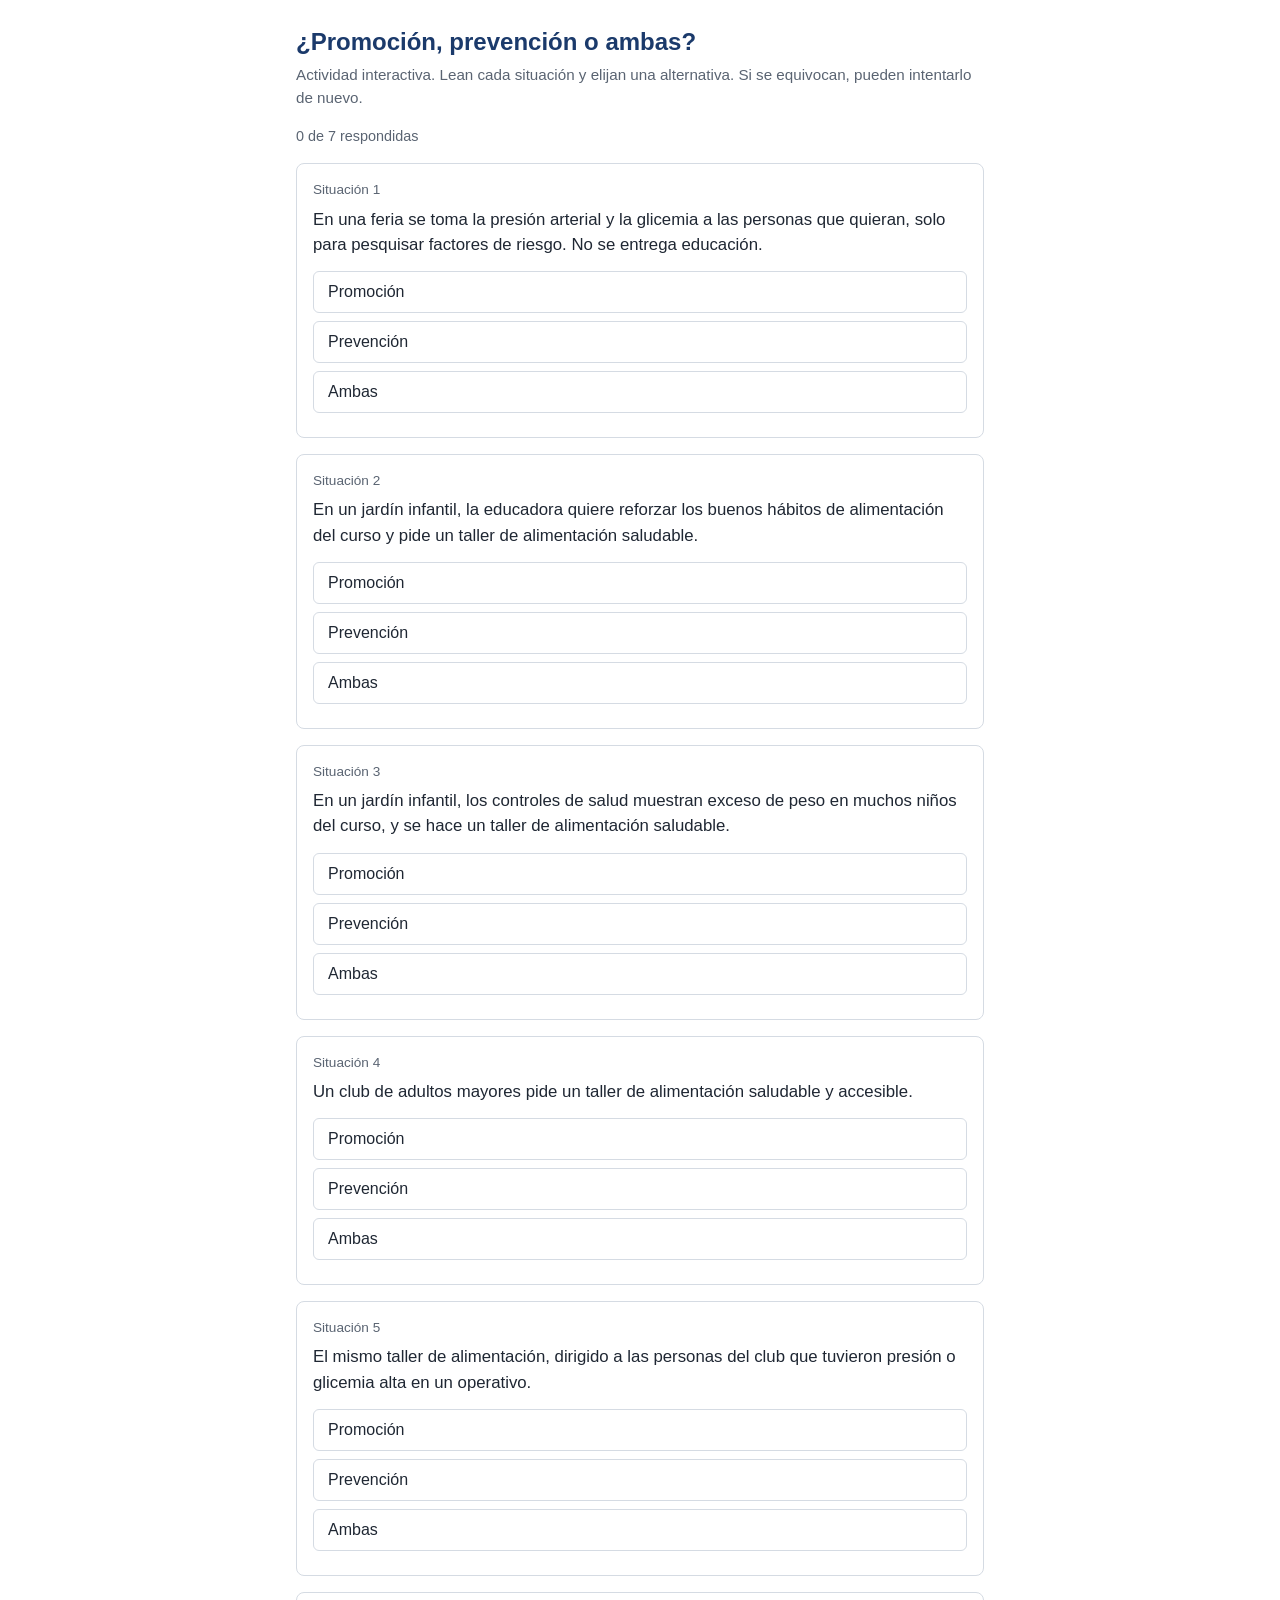
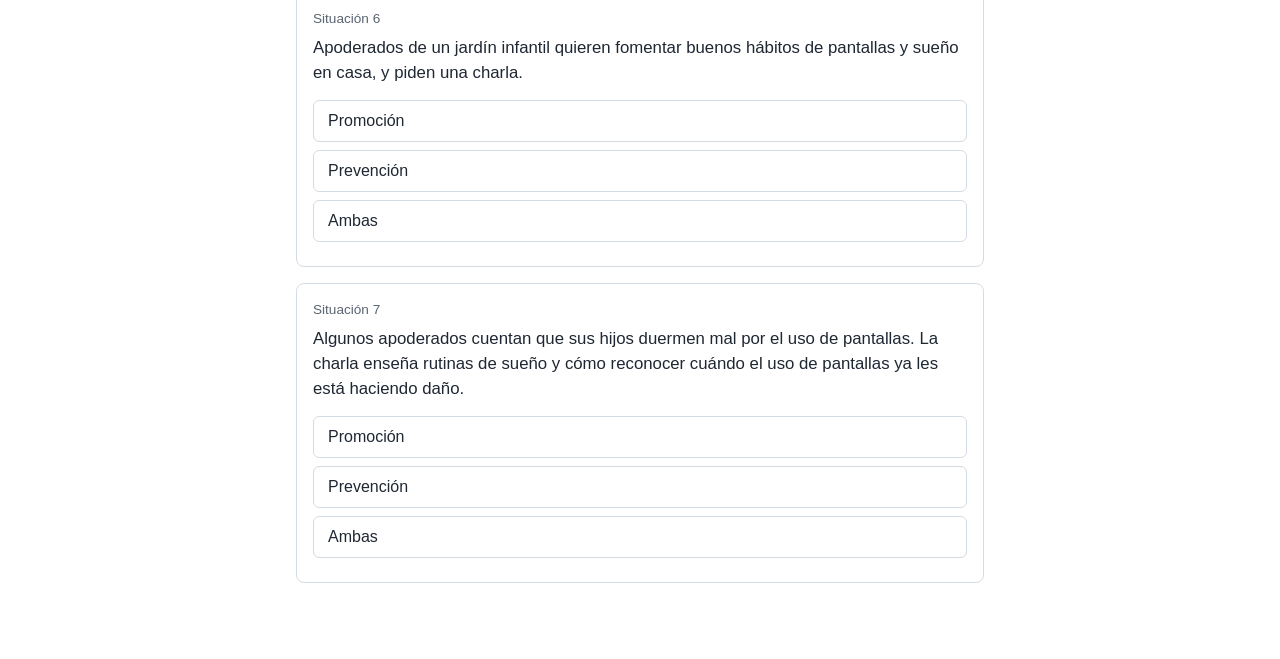
<file: actividad10.html>
<!DOCTYPE html>
<html lang="es">
<head>
<meta charset="UTF-8">
<meta name="viewport" content="width=device-width, initial-scale=1.0">
<title>¿Promoción, prevención o ambas?</title>
<style>
  :root {
    --navy: #1b3a6b;
    --gray: #5a6472;
    --line: #d5dbe3;
    --green: #2e7d32;
    --green-bg: #e8f5e9;
    --red: #c62828;
    --red-bg: #fdecea;
  }
  * { box-sizing: border-box; }
  body {
    margin: 0;
    font-family: -apple-system, "Segoe UI", Roboto, Arial, sans-serif;
    background: #ffffff;
    color: #1f2733;
    line-height: 1.5;
  }
  header {
    max-width: 720px;
    margin: 0 auto;
    padding: 24px 16px 0;
  }
  header h1 { margin: 0 0 4px; font-size: 1.5rem; color: var(--navy); }
  header p { margin: 0; color: var(--gray); font-size: 0.95rem; }
  main {
    max-width: 720px;
    margin: 0 auto;
    padding: 16px 16px 60px;
  }
  .counter {
    font-size: 0.9rem;
    color: var(--gray);
    margin: 0 0 16px;
  }
  .card {
    border: 1px solid var(--line);
    border-radius: 8px;
    padding: 16px;
    margin-bottom: 16px;
  }
  .q-number {
    font-size: 0.85rem;
    color: var(--gray);
    margin-bottom: 6px;
  }
  .q-prompt {
    font-size: 1.05rem;
    margin: 0 0 14px;
  }
  .option {
    display: block;
    width: 100%;
    text-align: left;
    background: #ffffff;
    border: 1.5px solid var(--line);
    border-radius: 6px;
    padding: 11px 14px;
    margin-bottom: 8px;
    font-size: 1rem;
    font-family: inherit;
    cursor: pointer;
    color: #1f2733;
  }
  .option:hover:not(.correct):not(.incorrect):not([disabled]) {
    border-color: var(--navy);
  }
  .option.correct {
    background: var(--green-bg);
    border-color: var(--green);
    color: var(--green);
    font-weight: 600;
  }
  .option.incorrect {
    background: var(--red-bg);
    border-color: var(--red);
    color: var(--red);
  }
  .option[disabled] { cursor: default; }
  .feedback {
    display: none;
    margin-top: 10px;
    font-size: 0.95rem;
  }
  .feedback.show { display: block; }
  .feedback.ok { color: var(--green); }
  .feedback.no { color: var(--red); }
  .summary {
    display: none;
    border: 1px solid var(--line);
    border-radius: 8px;
    padding: 20px 16px;
    text-align: center;
  }
  .summary.show { display: block; }
  .summary h2 { margin: 0 0 6px; color: var(--navy); font-size: 1.2rem; }
  .summary p { margin: 0; }
</style>
</head>
<body>

<header>
  <h1>¿Promoción, prevención o ambas?</h1>
  <p>Actividad interactiva. Lean cada situación y elijan una alternativa. Si se equivocan, pueden intentarlo de nuevo.</p>
</header>

<main>
  <p class="counter" id="counter">0 de 7 respondidas</p>

  <div id="preguntas"></div>

  <div class="summary" id="summary">
    <h2>Actividad completada</h2>
    <p id="scoreText"></p>
  </div>
</main>

<script>
const opciones = ["Promoción", "Prevención", "Ambas"];
const pistaIncorrecta = "No es esa. Vuelvan a leer la situación: ¿fortalece algo que ya protege la salud, o evita un daño concreto?";

const preguntas = [
  {
    prompt: "En una feria se toma la presión arterial y la glicemia a las personas que quieran, solo para pesquisar factores de riesgo. No se entrega educación.",
    correct: 1,
    feedback: "Prevención. Pesquisar factores de riesgo busca identificar a tiempo un riesgo concreto. No es un diagnóstico ni una acción educativa."
  },
  {
    prompt: "En un jardín infantil, la educadora quiere reforzar los buenos hábitos de alimentación del curso y pide un taller de alimentación saludable.",
    correct: 0,
    feedback: "Promoción. No hay un riesgo medido: se fortalece un hábito protector que el curso ya tiene."
  },
  {
    prompt: "En un jardín infantil, los controles de salud muestran exceso de peso en muchos niños del curso, y se hace un taller de alimentación saludable.",
    correct: 1,
    feedback: "Prevención. Es el mismo taller de la situación anterior, pero ahora hay un riesgo medido y la acción busca evitar sus complicaciones. Cambió el diagnóstico, no el taller."
  },
  {
    prompt: "Un club de adultos mayores pide un taller de alimentación saludable y accesible.",
    correct: 0,
    feedback: "Promoción. El taller responde a lo que pidió el club y fortalece un hábito protector. No hay un riesgo medido."
  },
  {
    prompt: "El mismo taller de alimentación, dirigido a las personas del club que tuvieron presión o glicemia alta en un operativo.",
    correct: 1,
    feedback: "Prevención. Es el mismo taller, pero dirigido a personas con un riesgo medido, y busca evitar complicaciones. Cambió a quién se dirige y lo que mostraron los datos."
  },
  {
    prompt: "Apoderados de un jardín infantil quieren fomentar buenos hábitos de pantallas y sueño en casa, y piden una charla.",
    correct: 0,
    feedback: "Promoción. Los apoderados quieren fortalecer buenos hábitos y no hay un daño observado."
  },
  {
    prompt: "Algunos apoderados cuentan que sus hijos duermen mal por el uso de pantallas. La charla enseña rutinas de sueño y cómo reconocer cuándo el uso de pantallas ya les está haciendo daño.",
    correct: 2,
    feedback: "Ambas. La charla fortalece hábitos de sueño (promoción) y a la vez busca evitar un daño que ya se observa en algunos niños (prevención)."
  }
];

const total = preguntas.length;
let respondidas = 0;
let aciertosPrimerIntento = 0;

function construirPregunta(contenedor, q, indice) {
  const card = document.createElement('div');
  card.className = 'card';

  const num = document.createElement('div');
  num.className = 'q-number';
  num.textContent = 'Situación ' + (indice + 1);
  card.appendChild(num);

  const prompt = document.createElement('p');
  prompt.className = 'q-prompt';
  prompt.textContent = q.prompt;
  card.appendChild(prompt);

  const feedback = document.createElement('div');
  feedback.className = 'feedback';

  let resuelta = false;
  let falloPrimero = false;

  opciones.forEach((texto, i) => {
    const btn = document.createElement('button');
    btn.className = 'option';
    btn.textContent = texto;
    btn.addEventListener('click', () => {
      if (resuelta) return;
      if (i === q.correct) {
        btn.classList.add('correct');
        feedback.textContent = q.feedback;
        feedback.className = 'feedback show ok';
        resuelta = true;
        respondidas++;
        if (!falloPrimero) aciertosPrimerIntento++;
        actualizar();
        card.querySelectorAll('.option').forEach(o => o.setAttribute('disabled', 'true'));
      } else {
        btn.classList.add('incorrect');
        btn.setAttribute('disabled', 'true');
        feedback.textContent = pistaIncorrecta;
        feedback.className = 'feedback show no';
        falloPrimero = true;
      }
    });
    card.appendChild(btn);
  });

  card.appendChild(feedback);
  contenedor.appendChild(card);
}

function actualizar() {
  document.getElementById('counter').textContent = respondidas + ' de ' + total + ' respondidas';
  if (respondidas === total) {
    document.getElementById('summary').classList.add('show');
    document.getElementById('scoreText').textContent =
      'Acertaron ' + aciertosPrimerIntento + ' de ' + total + ' al primer intento.';
  }
}

const contenedor = document.getElementById('preguntas');
preguntas.forEach((q, i) => construirPregunta(contenedor, q, i));
</script>

</body>
</html>
</file>
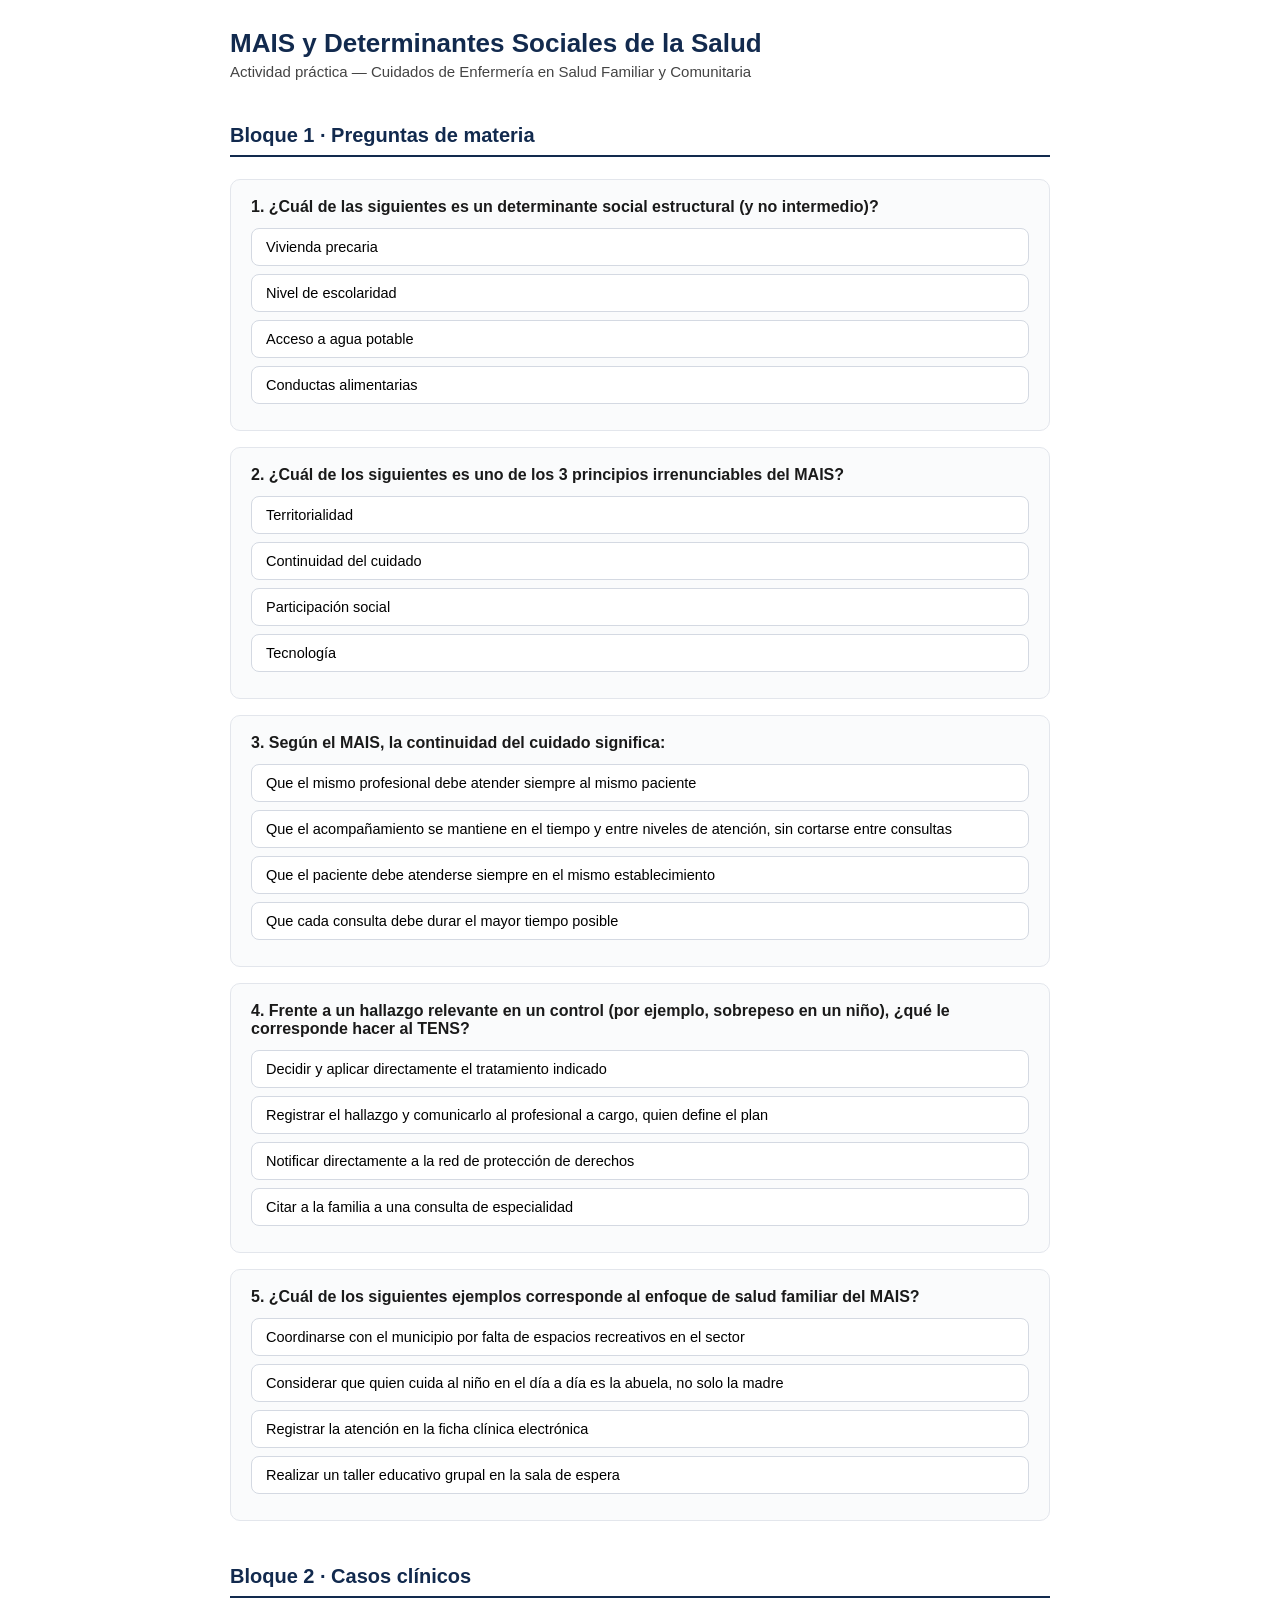
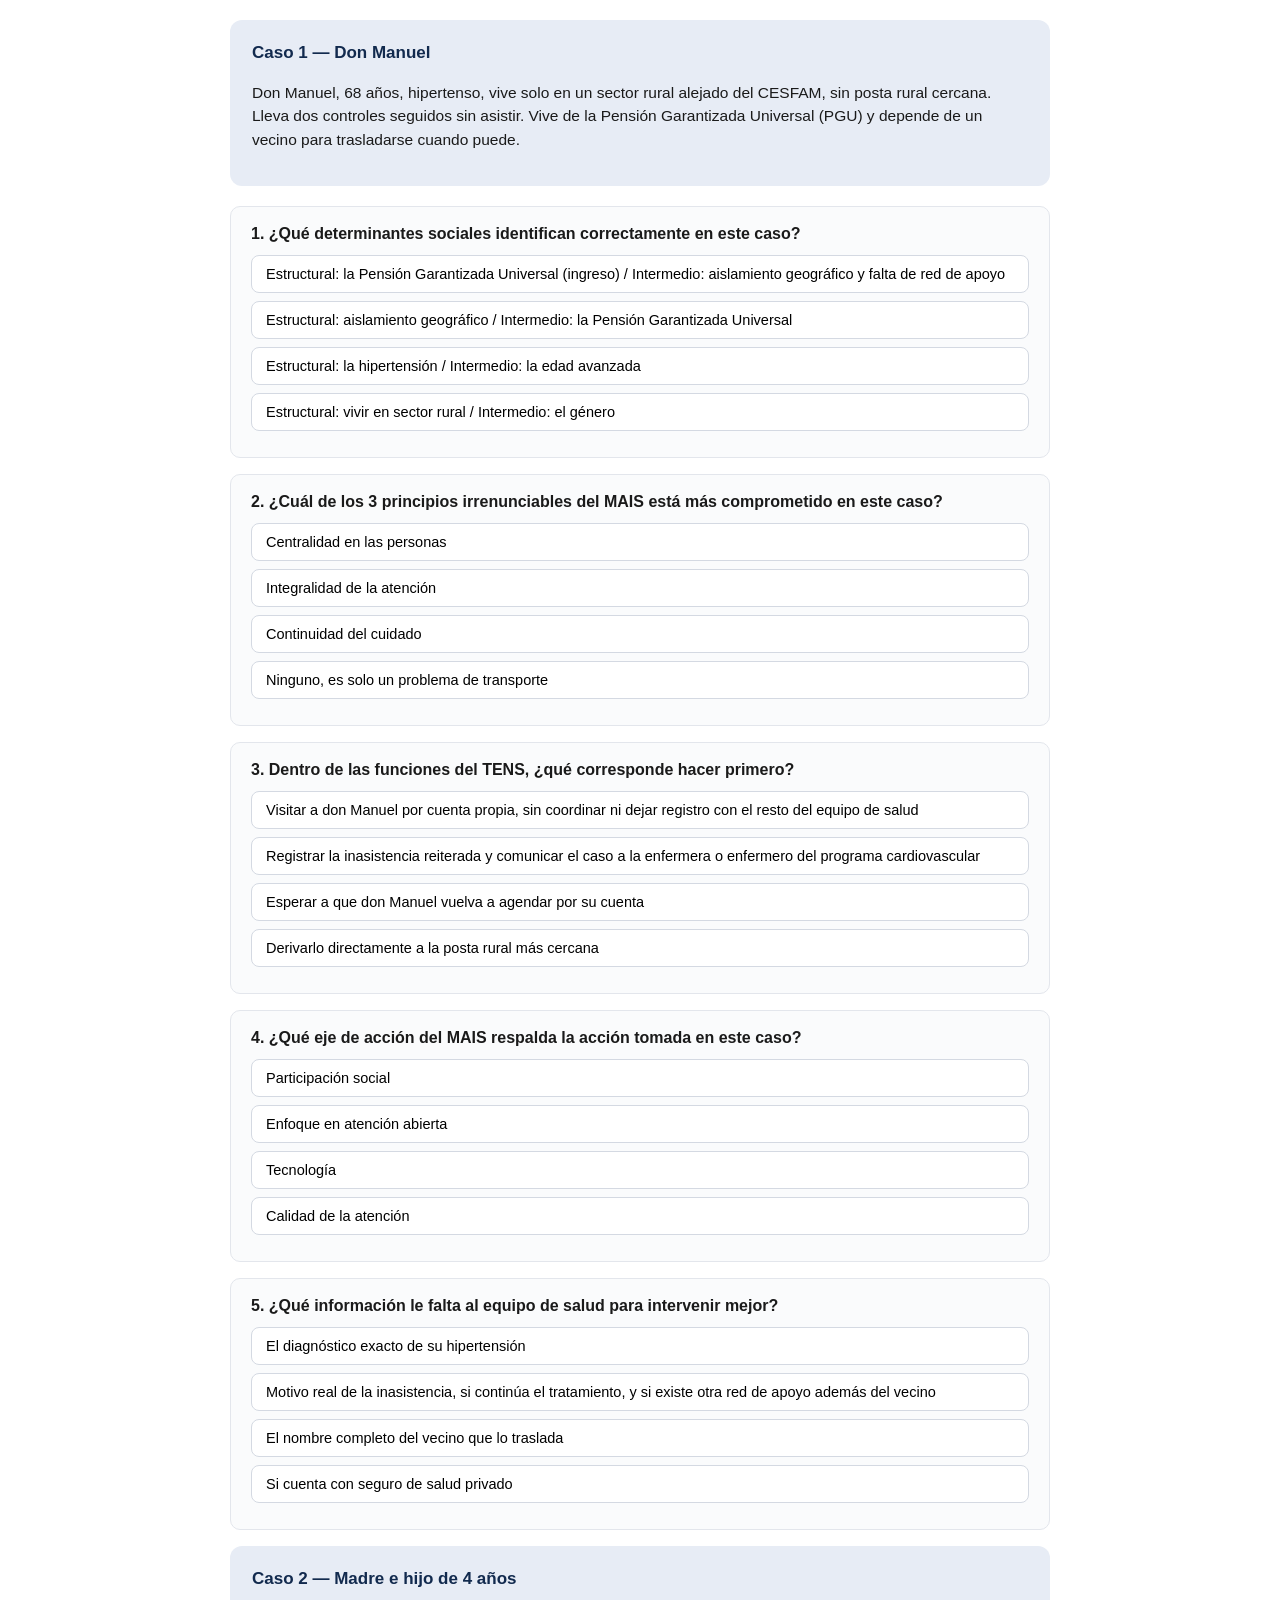
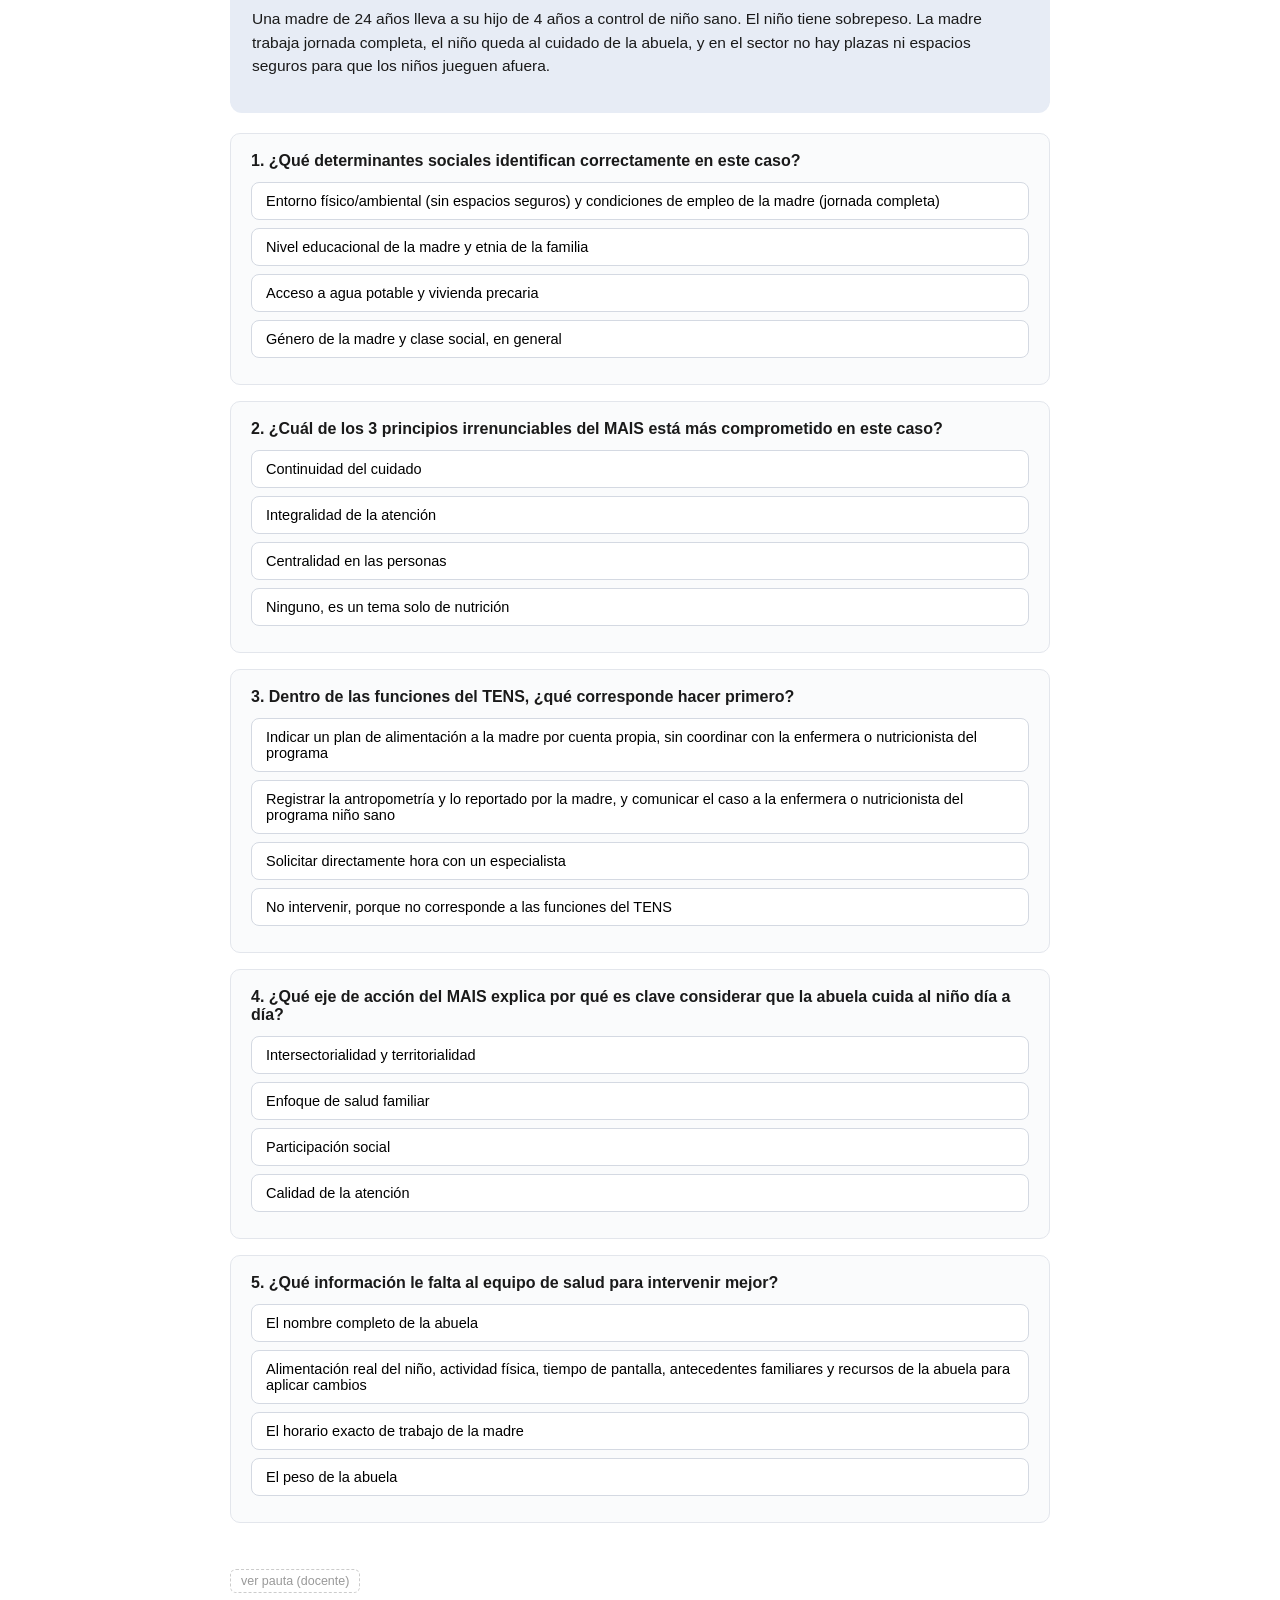
<file: actividad_mais_determinantes.html>
<!DOCTYPE html>
<html lang="es">
<head>
<meta charset="UTF-8">
<title>Actividad: MAIS y Determinantes Sociales</title>
<style>
  :root{
    --navy:#122A4E;
    --navy-soft:#1F3E6E;
    --pale:#E7ECF5;
    --green:#1E7A46;
    --green-bg:#E7F5EC;
    --red:#B23A3A;
    --red-bg:#FBEAEA;
    --text:#1A1A1A;
  }
  *{box-sizing:border-box;}
  body{
    margin:0;
    font-family:Calibri, "Segoe UI", Arial, sans-serif;
    background:#fff;
    color:var(--text);
    padding:28px 18px 80px;
  }
  .wrap{ max-width:820px; margin:0 auto; }
  h1{ color:var(--navy); font-size:26px; margin:0 0 4px; }
  p.subtitle{ color:#444; font-size:15px; margin:0 0 30px; }
  h2.block-title{
    color:var(--navy);
    font-size:20px;
    border-bottom:2px solid var(--navy);
    padding-bottom:8px;
    margin:44px 0 22px;
  }
  .q{
    background:#fafbfc;
    border:1px solid #e3e6ec;
    border-radius:10px;
    padding:18px 20px;
    margin-bottom:16px;
  }
  .q p.prompt{ font-size:16px; font-weight:600; margin:0 0 12px; color:var(--text); }
  .opt{
    display:block;
    width:100%;
    text-align:left;
    background:#fff;
    border:1.5px solid #d4d9e2;
    border-radius:8px;
    padding:10px 14px;
    margin-bottom:8px;
    font-family:inherit;
    font-size:14.5px;
    cursor:pointer;
    transition:background .12s ease, border-color .12s ease;
  }
  .opt:hover{ border-color:var(--navy-soft); }
  .opt.correct{
    background:var(--green-bg);
    border-color:var(--green);
    color:var(--green);
    font-weight:600;
    cursor:default;
  }
  .opt.incorrect{
    background:var(--red-bg);
    border-color:var(--red);
    color:var(--red);
    cursor:default;
  }
  .opt.disabled-other{ opacity:.5; pointer-events:none; }
  .feedback{ font-size:13.5px; margin-top:8px; font-weight:600; }
  .feedback.correct{ color:var(--green); }
  .feedback.incorrect{ color:var(--red); }

  .case-box{
    background:var(--pale);
    border-radius:12px;
    padding:20px 22px;
    margin-bottom:20px;
    font-size:15.5px;
    line-height:1.5;
  }
  .case-title{ color:var(--navy); font-weight:700; font-size:17px; margin-bottom:6px; }
  .case-q{ margin-bottom:18px; }
  .case-q label{ display:block; font-weight:600; font-size:15px; margin-bottom:10px; }

  .teacher-toggle{
    display:inline-block;
    margin:30px 0 10px;
    font-size:12.5px;
    color:#999;
    cursor:pointer;
    user-select:none;
    border:1px dashed #ccc;
    border-radius:6px;
    padding:4px 10px;
  }
  .pauta{
    display:none;
    background:#FFF7E6;
    border:1px solid #E8C97A;
    border-radius:10px;
    padding:16px 18px;
    margin-top:10px;
    font-size:14px;
    line-height:1.5;
  }
  .pauta.show{ display:block; }
  .pauta strong{ color:var(--navy); }
</style>
</head>
<body>
<div class="wrap">

  <h1>MAIS y Determinantes Sociales de la Salud</h1>
  <p class="subtitle">Actividad práctica — Cuidados de Enfermería en Salud Familiar y Comunitaria</p>

  <h2 class="block-title">Bloque 1 · Preguntas de materia</h2>
  <div id="quiz"></div>

  <h2 class="block-title">Bloque 2 · Casos clínicos</h2>

  <div class="case-box">
    <div class="case-title">Caso 1 — Don Manuel</div>
    <p>Don Manuel, 68 años, hipertenso, vive solo en un sector rural alejado del CESFAM, sin posta rural cercana. Lleva dos controles seguidos sin asistir. Vive de la Pensión Garantizada Universal (PGU) y depende de un vecino para trasladarse cuando puede.</p>
  </div>
  <div id="case1"></div>

  <div class="case-box">
    <div class="case-title">Caso 2 — Madre e hijo de 4 años</div>
    <p>Una madre de 24 años lleva a su hijo de 4 años a control de niño sano. El niño tiene sobrepeso. La madre trabaja jornada completa, el niño queda al cuidado de la abuela, y en el sector no hay plazas ni espacios seguros para que los niños jueguen afuera.</p>
  </div>
  <div id="case2"></div>

  <div class="teacher-toggle" onclick="document.getElementById('pauta').classList.toggle('show')">ver pauta (docente)</div>
  <div class="pauta" id="pauta">
    <strong>Caso 1</strong><br>
    1. Determinantes: estructural = posición socioeconómica (PGU); intermedio = aislamiento geográfico / falta de red de apoyo.<br>
    2. Principio más comprometido: continuidad del cuidado.<br>
    3. El TENS registra la inasistencia reiterada y comunica el caso al profesional a cargo (enfermera/o del programa cardiovascular).<br>
    4. Eje: enfoque en atención abierta — sin posta rural cercana, el equipo debe llegar a él vía visita domiciliaria.<br>
    5. Falta saber: motivo real de la inasistencia, si continúa el tratamiento, si existe otra red de apoyo además del vecino.<br><br>
    <strong>Caso 2</strong><br>
    1. Determinantes: entorno físico/ambiental (sin espacios seguros); condiciones de empleo de la madre (jornada completa).<br>
    2. Principio más comprometido: integralidad de la atención.<br>
    3. El TENS registra la antropometría y lo reportado por la madre, y comunica el caso a enfermera/nutricionista del programa niño sano.<br>
    4. Eje: enfoque de salud familiar — la abuela es quien cuida al niño día a día.<br>
    5. Falta saber: alimentación real del niño, actividad física, tiempo de pantalla, antecedentes familiares, recursos de la abuela para aplicar cambios.
  </div>

</div>

<script>
const quizData = [
  {
    prompt: "1. ¿Cuál de las siguientes es un determinante social estructural (y no intermedio)?",
    options: ["Vivienda precaria", "Nivel de escolaridad", "Acceso a agua potable", "Conductas alimentarias"],
    correct: 1
  },
  {
    prompt: "2. ¿Cuál de los siguientes es uno de los 3 principios irrenunciables del MAIS?",
    options: ["Territorialidad", "Continuidad del cuidado", "Participación social", "Tecnología"],
    correct: 1
  },
  {
    prompt: "3. Según el MAIS, la continuidad del cuidado significa:",
    options: [
      "Que el mismo profesional debe atender siempre al mismo paciente",
      "Que el acompañamiento se mantiene en el tiempo y entre niveles de atención, sin cortarse entre consultas",
      "Que el paciente debe atenderse siempre en el mismo establecimiento",
      "Que cada consulta debe durar el mayor tiempo posible"
    ],
    correct: 1
  },
  {
    prompt: "4. Frente a un hallazgo relevante en un control (por ejemplo, sobrepeso en un niño), ¿qué le corresponde hacer al TENS?",
    options: [
      "Decidir y aplicar directamente el tratamiento indicado",
      "Registrar el hallazgo y comunicarlo al profesional a cargo, quien define el plan",
      "Notificar directamente a la red de protección de derechos",
      "Citar a la familia a una consulta de especialidad"
    ],
    correct: 1
  },
  {
    prompt: "5. ¿Cuál de los siguientes ejemplos corresponde al enfoque de salud familiar del MAIS?",
    options: [
      "Coordinarse con el municipio por falta de espacios recreativos en el sector",
      "Considerar que quien cuida al niño en el día a día es la abuela, no solo la madre",
      "Registrar la atención en la ficha clínica electrónica",
      "Realizar un taller educativo grupal en la sala de espera"
    ],
    correct: 1
  }
];

const quizEl = document.getElementById('quiz');

quizData.forEach((q, qi) => {
  const qDiv = document.createElement('div');
  qDiv.className = 'q';
  const p = document.createElement('p');
  p.className = 'prompt';
  p.textContent = q.prompt;
  qDiv.appendChild(p);

  const fb = document.createElement('div');
  fb.className = 'feedback';

  q.options.forEach((optText, oi) => {
    const btn = document.createElement('button');
    btn.className = 'opt';
    btn.textContent = optText;
    btn.addEventListener('click', () => {
      if (qDiv.dataset.solved === '1') return; // ya resuelta, no tocar
      if (oi === q.correct) {
        btn.classList.add('correct');
        qDiv.dataset.solved = '1';
        // bloquear el resto
        qDiv.querySelectorAll('.opt').forEach(b => {
          if (b !== btn) b.classList.add('disabled-other');
        });
        fb.textContent = '✓ Correcto';
        fb.className = 'feedback correct';
      } else {
        btn.classList.add('incorrect');
        fb.textContent = 'No es esa, intenta con otra opción.';
        fb.className = 'feedback incorrect';
        // permite reintentar: no bloquea nada, solo marca esta como incorrecta
        btn.classList.add('disabled-other'); // esa opción puntual ya no se puede volver a elegir
      }
    });
    qDiv.appendChild(btn);
  });

  qDiv.appendChild(fb);
  quizEl.appendChild(qDiv);
});

// ---- Casos clínicos: preguntas de selección múltiple ----
const case1Questions = [
  {
    prompt: "1. ¿Qué determinantes sociales identifican correctamente en este caso?",
    options: [
      "Estructural: la Pensión Garantizada Universal (ingreso) / Intermedio: aislamiento geográfico y falta de red de apoyo",
      "Estructural: aislamiento geográfico / Intermedio: la Pensión Garantizada Universal",
      "Estructural: la hipertensión / Intermedio: la edad avanzada",
      "Estructural: vivir en sector rural / Intermedio: el género"
    ],
    correct: 0
  },
  {
    prompt: "2. ¿Cuál de los 3 principios irrenunciables del MAIS está más comprometido en este caso?",
    options: ["Centralidad en las personas", "Integralidad de la atención", "Continuidad del cuidado", "Ninguno, es solo un problema de transporte"],
    correct: 2
  },
  {
    prompt: "3. Dentro de las funciones del TENS, ¿qué corresponde hacer primero?",
    options: [
      "Visitar a don Manuel por cuenta propia, sin coordinar ni dejar registro con el resto del equipo de salud",
      "Registrar la inasistencia reiterada y comunicar el caso a la enfermera o enfermero del programa cardiovascular",
      "Esperar a que don Manuel vuelva a agendar por su cuenta",
      "Derivarlo directamente a la posta rural más cercana"
    ],
    correct: 1
  },
  {
    prompt: "4. ¿Qué eje de acción del MAIS respalda la acción tomada en este caso?",
    options: ["Participación social", "Enfoque en atención abierta", "Tecnología", "Calidad de la atención"],
    correct: 1
  },
  {
    prompt: "5. ¿Qué información le falta al equipo de salud para intervenir mejor?",
    options: [
      "El diagnóstico exacto de su hipertensión",
      "Motivo real de la inasistencia, si continúa el tratamiento, y si existe otra red de apoyo además del vecino",
      "El nombre completo del vecino que lo traslada",
      "Si cuenta con seguro de salud privado"
    ],
    correct: 1
  }
];

const case2Questions = [
  {
    prompt: "1. ¿Qué determinantes sociales identifican correctamente en este caso?",
    options: [
      "Entorno físico/ambiental (sin espacios seguros) y condiciones de empleo de la madre (jornada completa)",
      "Nivel educacional de la madre y etnia de la familia",
      "Acceso a agua potable y vivienda precaria",
      "Género de la madre y clase social, en general"
    ],
    correct: 0
  },
  {
    prompt: "2. ¿Cuál de los 3 principios irrenunciables del MAIS está más comprometido en este caso?",
    options: ["Continuidad del cuidado", "Integralidad de la atención", "Centralidad en las personas", "Ninguno, es un tema solo de nutrición"],
    correct: 1
  },
  {
    prompt: "3. Dentro de las funciones del TENS, ¿qué corresponde hacer primero?",
    options: [
      "Indicar un plan de alimentación a la madre por cuenta propia, sin coordinar con la enfermera o nutricionista del programa",
      "Registrar la antropometría y lo reportado por la madre, y comunicar el caso a la enfermera o nutricionista del programa niño sano",
      "Solicitar directamente hora con un especialista",
      "No intervenir, porque no corresponde a las funciones del TENS"
    ],
    correct: 1
  },
  {
    prompt: "4. ¿Qué eje de acción del MAIS explica por qué es clave considerar que la abuela cuida al niño día a día?",
    options: ["Intersectorialidad y territorialidad", "Enfoque de salud familiar", "Participación social", "Calidad de la atención"],
    correct: 1
  },
  {
    prompt: "5. ¿Qué información le falta al equipo de salud para intervenir mejor?",
    options: [
      "El nombre completo de la abuela",
      "Alimentación real del niño, actividad física, tiempo de pantalla, antecedentes familiares y recursos de la abuela para aplicar cambios",
      "El horario exacto de trabajo de la madre",
      "El peso de la abuela"
    ],
    correct: 1
  }
];

function renderCaseQuiz(containerId, questions){
  const container = document.getElementById(containerId);
  questions.forEach(q => {
    const qDiv = document.createElement('div');
    qDiv.className = 'q';
    const p = document.createElement('p');
    p.className = 'prompt';
    p.textContent = q.prompt;
    qDiv.appendChild(p);

    const fb = document.createElement('div');
    fb.className = 'feedback';

    q.options.forEach((optText, oi) => {
      const btn = document.createElement('button');
      btn.className = 'opt';
      btn.textContent = optText;
      btn.addEventListener('click', () => {
        if (qDiv.dataset.solved === '1') return;
        if (oi === q.correct) {
          btn.classList.add('correct');
          qDiv.dataset.solved = '1';
          qDiv.querySelectorAll('.opt').forEach(b => {
            if (b !== btn) b.classList.add('disabled-other');
          });
          fb.textContent = '✓ Correcto';
          fb.className = 'feedback correct';
        } else {
          btn.classList.add('incorrect');
          btn.classList.add('disabled-other');
          fb.textContent = 'No es esa, intenta con otra opción.';
          fb.className = 'feedback incorrect';
        }
      });
      qDiv.appendChild(btn);
    });

    qDiv.appendChild(fb);
    container.appendChild(qDiv);
  });
}

renderCaseQuiz('case1', case1Questions);
renderCaseQuiz('case2', case2Questions);
</script>
</body>
</html>
</file>
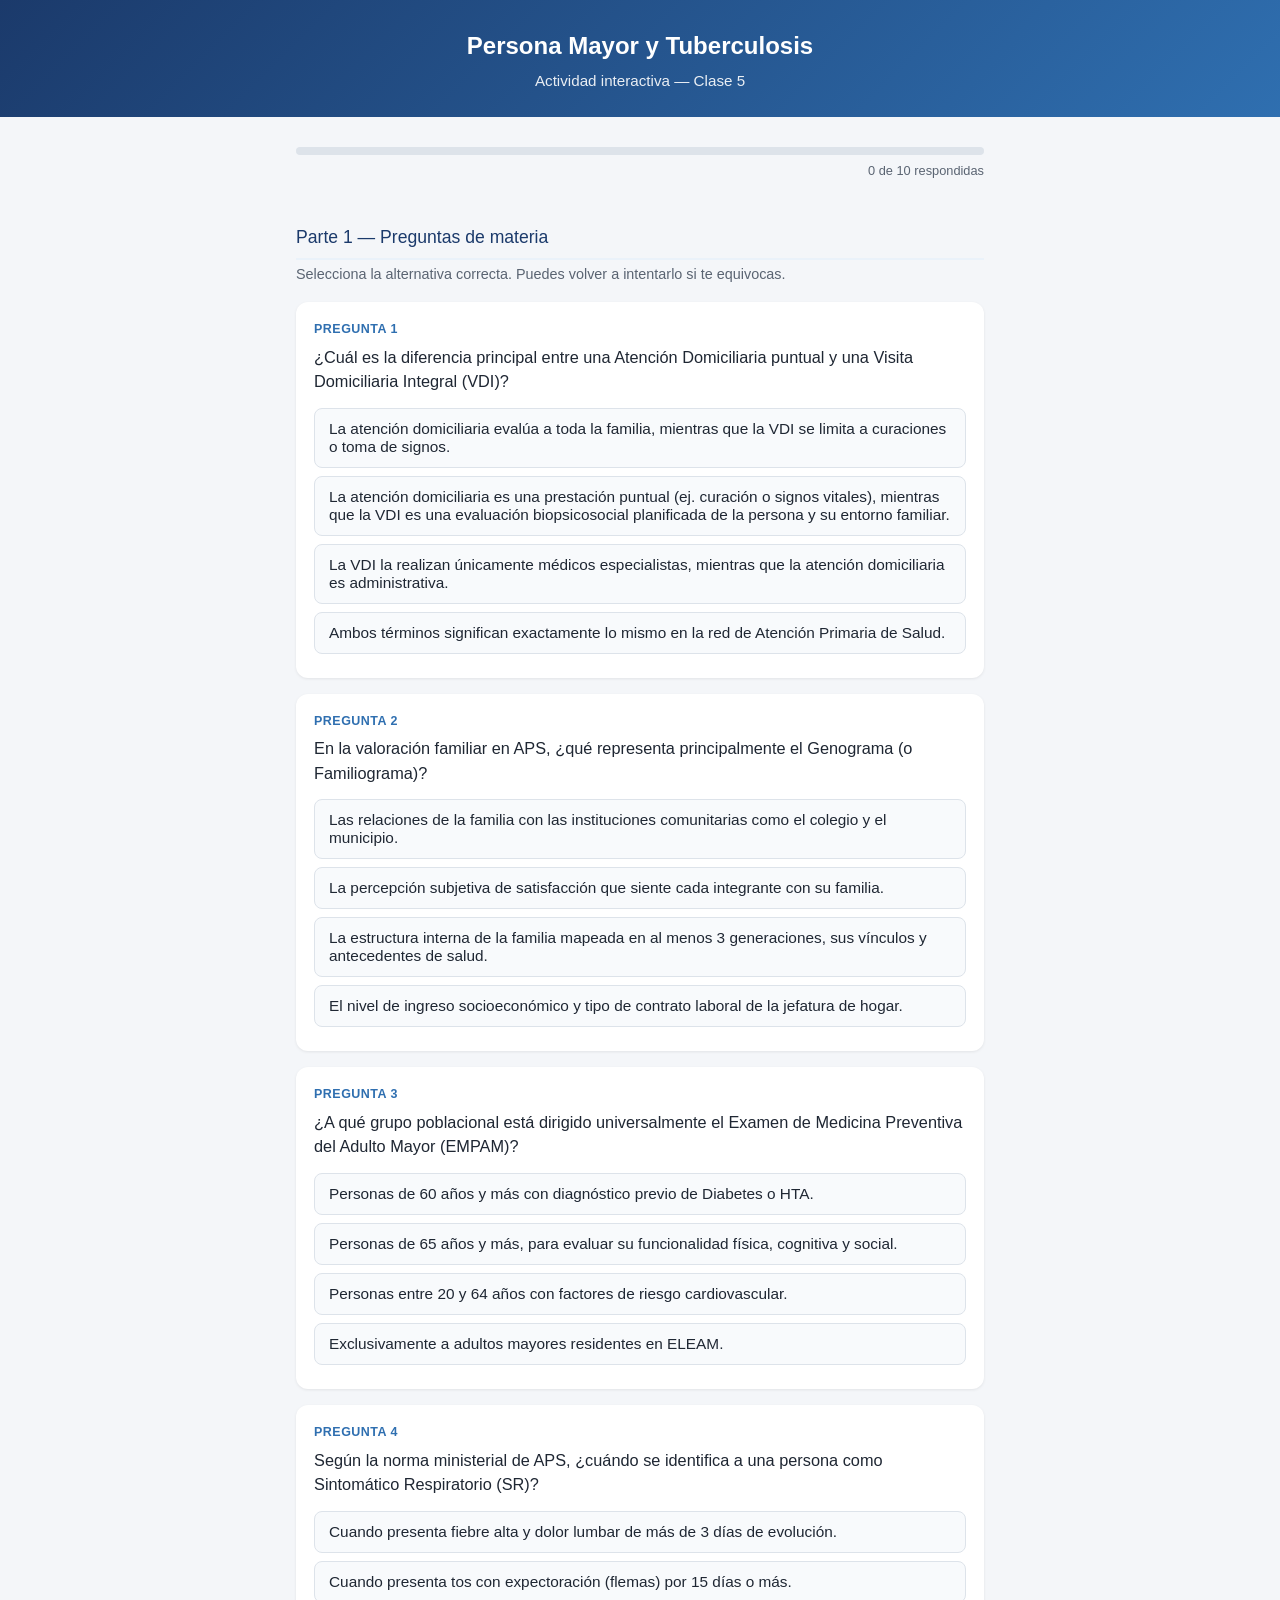
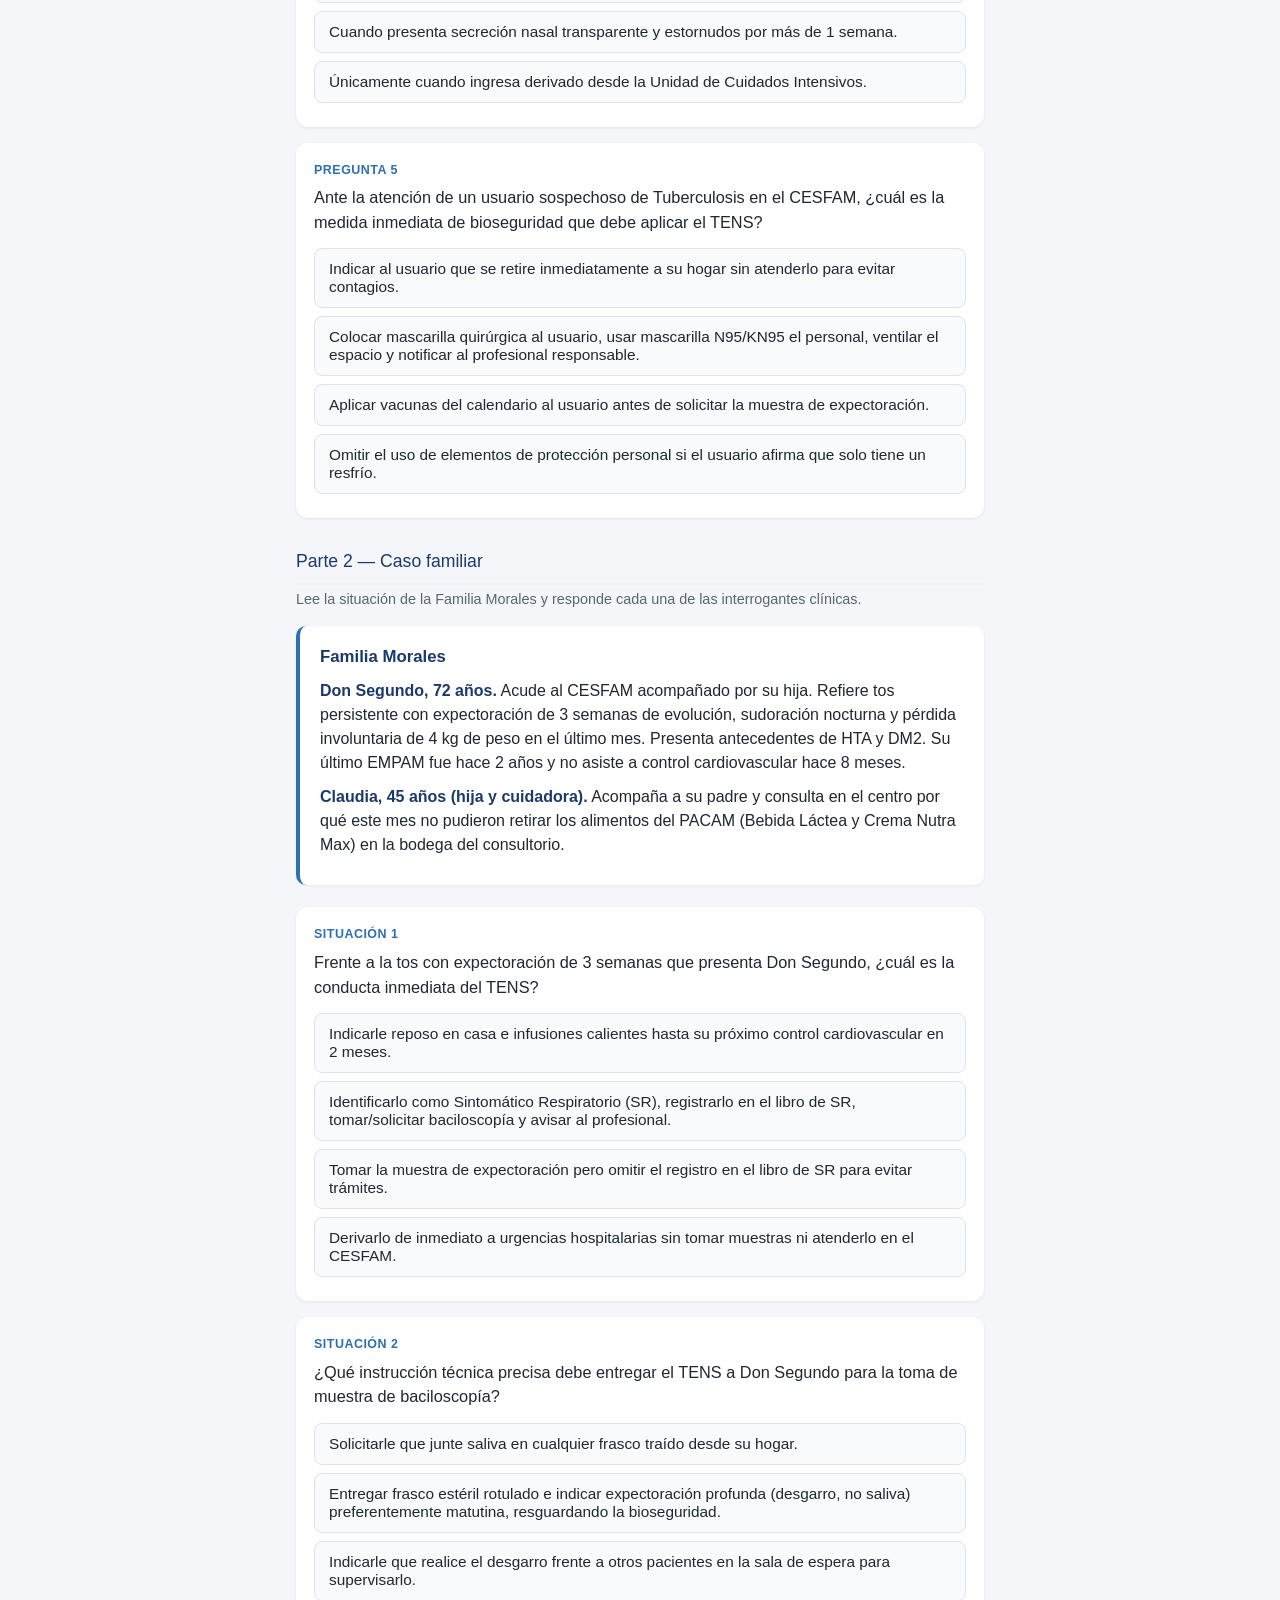
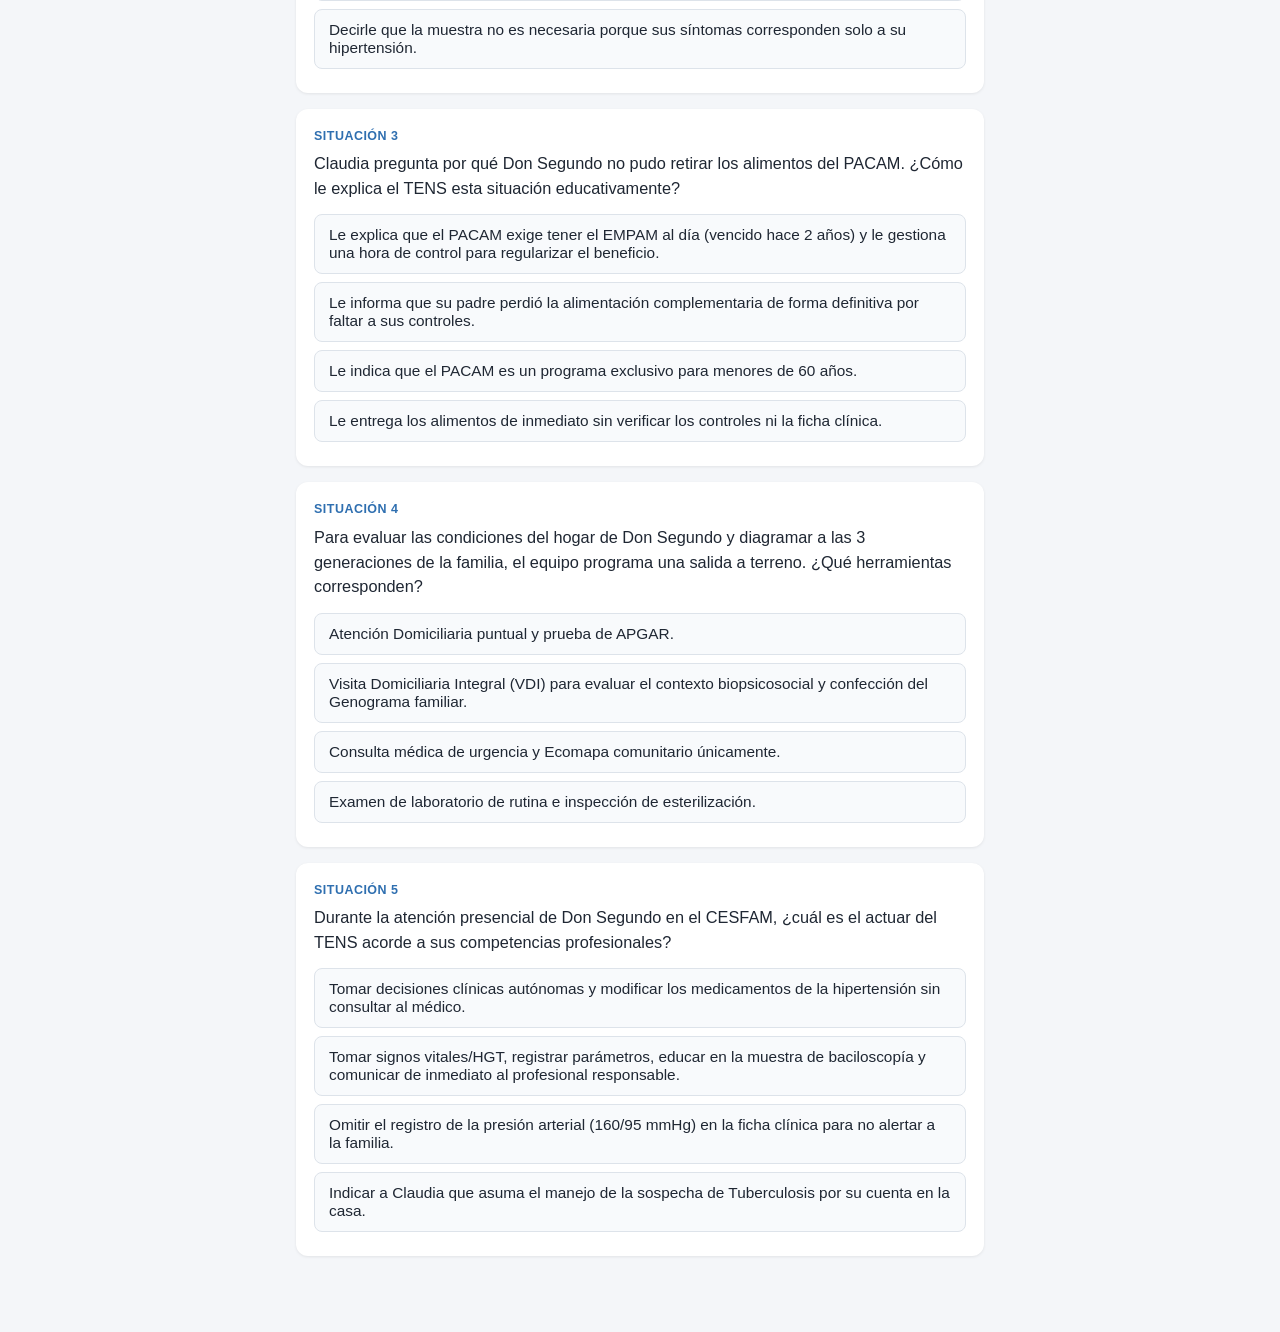
<file: actividadclase5.html>
<!DOCTYPE html>
<html lang="es">
<head>
<meta charset="UTF-8">
<meta name="viewport" content="width=device-width, initial-scale=1.0">
<title>Actividad — Persona Mayor y Tuberculosis</title>
<style>
  :root {
    --navy: #1b3a6b;
    --blue: #2f6fb0;
    --light-blue: #eaf2fa;
    --green: #2e7d32;
    --green-bg: #e8f5e9;
    --red: #c62828;
    --red-bg: #fdecea;
    --gray: #5a6472;
  }
  * { box-sizing: border-box; }
  body {
    margin: 0;
    font-family: -apple-system, "Segoe UI", Roboto, Arial, sans-serif;
    background: #f4f6f9;
    color: #1f2733;
    line-height: 1.5;
  }
  header {
    background: linear-gradient(135deg, var(--navy), var(--blue));
    color: white;
    padding: 28px 20px 24px;
    text-align: center;
  }
  header h1 { margin: 0 0 6px; font-size: 1.5rem; }
  header p { margin: 0; opacity: 0.9; font-size: 0.95rem; }
  main {
    max-width: 720px;
    margin: 0 auto;
    padding: 20px 16px 60px;
  }
  .progress-bar {
    position: sticky;
    top: 0;
    background: #f4f6f9;
    padding: 10px 0 14px;
    z-index: 5;
  }
  .progress-track {
    background: #dde3ea;
    border-radius: 999px;
    height: 8px;
    overflow: hidden;
  }
  .progress-fill {
    background: var(--blue);
    height: 100%;
    width: 0%;
    transition: width 0.3s ease;
  }
  .progress-label {
    font-size: 0.8rem;
    color: var(--gray);
    margin-top: 6px;
    text-align: right;
  }
  .section-title {
    color: var(--navy);
    font-size: 1.1rem;
    margin: 30px 0 4px;
    border-bottom: 2px solid var(--light-blue);
    padding-bottom: 8px;
  }
  .section-sub {
    color: var(--gray);
    font-size: 0.9rem;
    margin: 0 0 16px;
  }
  .case-box {
    background: white;
    border-left: 4px solid var(--blue);
    border-radius: 10px;
    padding: 18px 20px;
    margin: 10px 0 22px;
    box-shadow: 0 1px 3px rgba(0,0,0,0.06);
  }
  .case-box h3 { margin: 0 0 10px; color: var(--navy); font-size: 1.05rem; }
  .case-box .person { margin: 10px 0; }
  .case-box .person b { color: var(--navy); }
  .card {
    background: white;
    border-radius: 12px;
    padding: 18px 18px 16px;
    margin-bottom: 16px;
    box-shadow: 0 1px 3px rgba(0,0,0,0.08);
  }
  .q-number {
    font-size: 0.78rem;
    text-transform: uppercase;
    letter-spacing: 0.04em;
    color: var(--blue);
    font-weight: 600;
    margin-bottom: 6px;
  }
  .q-prompt {
    font-size: 1.02rem;
    margin: 0 0 14px;
    color: #1f2733;
  }
  .option {
    display: block;
    width: 100%;
    text-align: left;
    background: #f8fafc;
    border: 1.5px solid #dde3ea;
    border-radius: 8px;
    padding: 11px 14px;
    margin-bottom: 8px;
    font-size: 0.96rem;
    cursor: pointer;
    color: #1f2733;
    transition: border-color 0.15s, background 0.15s;
  }
  .option:hover:not(.correct):not(.incorrect):not([disabled]) {
    border-color: var(--blue);
    background: var(--light-blue);
  }
  .option.correct {
    background: var(--green-bg);
    border-color: var(--green);
    color: var(--green);
    font-weight: 600;
  }
  .option.incorrect {
    background: var(--red-bg);
    border-color: var(--red);
    color: var(--red);
  }
  .option[disabled] { cursor: default; }
  .feedback {
    display: none;
    margin-top: 10px;
    padding: 10px 12px;
    border-radius: 8px;
    font-size: 0.92rem;
  }
  .feedback.show { display: block; }
  .feedback.ok { background: var(--green-bg); color: var(--green); }
  .feedback.no { background: var(--red-bg); color: var(--red); }
  .summary {
    display: none;
    text-align: center;
    background: white;
    border-radius: 12px;
    padding: 30px 20px;
    margin-top: 10px;
    box-shadow: 0 1px 3px rgba(0,0,0,0.08);
  }
  .summary.show { display: block; }
  .summary h2 { color: var(--navy); margin-top: 0; }
  .summary .score { font-size: 2.2rem; color: var(--blue); font-weight: 700; margin: 8px 0; }
</style>
</head>
<body>

<header>
  <h1>Persona Mayor y Tuberculosis</h1>
  <p>Actividad interactiva — Clase 5</p>
</header>

<main>
  <div class="progress-bar">
    <div class="progress-track"><div class="progress-fill" id="progressFill"></div></div>
    <div class="progress-label" id="progressLabel">0 de 10 respondidas</div>
  </div>

  <div class="section-title">Parte 1 — Preguntas de materia</div>
  <p class="section-sub">Selecciona la alternativa correcta. Puedes volver a intentarlo si te equivocas.</p>
  <div id="materia"></div>

  <div class="section-title">Parte 2 — Caso familiar</div>
  <p class="section-sub">Lee la situación de la Familia Morales y responde cada una de las interrogantes clínicas.</p>

  <div class="case-box">
    <h3>Familia Morales</h3>
    <div class="person"><b>Don Segundo, 72 años.</b> Acude al CESFAM acompañado por su hija. Refiere tos persistente con expectoración de 3 semanas de evolución, sudoración nocturna y pérdida involuntaria de 4 kg de peso en el último mes. Presenta antecedentes de HTA y DM2. Su último EMPAM fue hace 2 años y no asiste a control cardiovascular hace 8 meses.</div>
    <div class="person"><b>Claudia, 45 años (hija y cuidadora).</b> Acompaña a su padre y consulta en el centro por qué este mes no pudieron retirar los alimentos del PACAM (Bebida Láctea y Crema Nutra Max) en la bodega del consultorio.</div>
  </div>

  <div id="caso"></div>

  <div class="summary" id="summary">
    <h2>¡Actividad completada!</h2>
    <div class="score" id="scoreText"></div>
    <p>Revisen juntos los conceptos clave y casos dudosos antes del cierre de la clase.</p>
  </div>
</main>

<script>
const materiaQuestions = [
  {
    prompt: "¿Cuál es la diferencia principal entre una Atención Domiciliaria puntual y una Visita Domiciliaria Integral (VDI)?",
    options: [
      "La atención domiciliaria evalúa a toda la familia, mientras que la VDI se limita a curaciones o toma de signos.",
      "La atención domiciliaria es una prestación puntual (ej. curación o signos vitales), mientras que la VDI es una evaluación biopsicosocial planificada de la persona y su entorno familiar.",
      "La VDI la realizan únicamente médicos especialistas, mientras que la atención domiciliaria es administrativa.",
      "Ambos términos significan exactamente lo mismo en la red de Atención Primaria de Salud."
    ],
    correct: 1,
    feedback: "Correcto. La Atención Domiciliaria resuelve una técnica puntual, mientras que la VDI evalúa el contexto bio-psico-social y la dinámica familiar.",
    feedbackWrong: "Recuerda: la atención domiciliaria es procedimental/puntual. La VDI es una evaluación integral y planificada con enfoque familiar."
  },
  {
    prompt: "En la valoración familiar en APS, ¿qué representa principalmente el Genograma (o Familiograma)?",
    options: [
      "Las relaciones de la familia con las instituciones comunitarias como el colegio y el municipio.",
      "La percepción subjetiva de satisfacción que siente cada integrante con su familia.",
      "La estructura interna de la familia mapeada en al menos 3 generaciones, sus vínculos y antecedentes de salud.",
      "El nivel de ingreso socioeconómico y tipo de contrato laboral de la jefatura de hogar."
    ],
    correct: 2,
    feedback: "Correcto. El Genograma grafica la estructura familiar de al menos 3 generaciones, sus relaciones y antecedentes mórbidos.",
    feedbackWrong: "El Genograma mira 'hacia adentro': representa la estructura biológica y relacional de la familia en 3 generaciones."
  },
  {
    prompt: "¿A qué grupo poblacional está dirigido universalmente el Examen de Medicina Preventiva del Adulto Mayor (EMPAM)?",
    options: [
      "Personas de 60 años y más con diagnóstico previo de Diabetes o HTA.",
      "Personas de 65 años y más, para evaluar su funcionalidad física, cognitiva y social.",
      "Personas entre 20 y 64 años con factores de riesgo cardiovascular.",
      "Exclusivamente a adultos mayores residentes en ELEAM."
    ],
    correct: 1,
    feedback: "Correcto. El EMPAM es universal desde los 65 años en la red pública y evalúa la autonomía y funcionalidad del usuario.",
    feedbackWrong: "El EMPAM se aplica anualmente a toda persona de 65 años y más en la APS para medir funcionalidad."
  },
  {
    prompt: "Según la norma ministerial de APS, ¿cuándo se identifica a una persona como Sintomático Respiratorio (SR)?",
    options: [
      "Cuando presenta fiebre alta y dolor lumbar de más de 3 días de evolución.",
      "Cuando presenta tos con expectoración (flemas) por 15 días o más.",
      "Cuando presenta secreción nasal transparente y estornudos por más de 1 semana.",
      "Únicamente cuando ingresa derivado desde la Unidad de Cuidados Intensivos."
    ],
    correct: 1,
    feedback: "Correcto. Todo usuario que consulte con tos productiva (con flemas) por 15 días o más es un Sintomático Respiratorio (SR).",
    feedbackWrong: "La definición operativa oficial de Sintomático Respiratorio (SR) es tos con expectoración por 15 días o más."
  },
  {
    prompt: "Ante la atención de un usuario sospechoso de Tuberculosis en el CESFAM, ¿cuál es la medida inmediata de bioseguridad que debe aplicar el TENS?",
    options: [
      "Indicar al usuario que se retire inmediatamente a su hogar sin atenderlo para evitar contagios.",
      "Colocar mascarilla quirúrgica al usuario, usar mascarilla N95/KN95 el personal, ventilar el espacio y notificar al profesional responsable.",
      "Aplicar vacunas del calendario al usuario antes de solicitar la muestra de expectoración.",
      "Omitir el uso de elementos de protección personal si el usuario afirma que solo tiene un resfrío."
    ],
    correct: 1,
    feedback: "Correcto. La prevención de transmisión aérea exige mascarilla quirúrgica para la persona, respirador N95 para el personal, espacio ventilado y aviso al profesional.",
    feedbackWrong: "Ante sospecha por vía aérea: mascarilla quirúrgica al paciente, mascarilla N95/KN95 para el TENS, ventilación y comunicación inmediata."
  }
];

const casoQuestions = [
  {
    prompt: "Frente a la tos con expectoración de 3 semanas que presenta Don Segundo, ¿cuál es la conducta inmediata del TENS?",
    options: [
      "Indicarle reposo en casa e infusiones calientes hasta su próximo control cardiovascular en 2 meses.",
      "Identificarlo como Sintomático Respiratorio (SR), registrarlo en el libro de SR, tomar/solicitar baciloscopía y avisar al profesional.",
      "Tomar la muestra de expectoración pero omitir el registro en el libro de SR para evitar trámites.",
      "Derivarlo de inmediato a urgencias hospitalarias sin tomar muestras ni atenderlo en el CESFAM."
    ],
    correct: 1,
    feedback: "Correcto. Al presentar tos >15 días, el TENS activa la pesquisa: identificación de SR, registro obligatorio, baciloscopía y aviso al equipo.",
    feedbackWrong: "Don Segundo cumple criterio de Sintomático Respiratorio (tos >15 días). Debe registrarse en el libro de SR, tomarse la baciloscopía y notificar al profesional."
  },
  {
    prompt: "¿Qué instrucción técnica precisa debe entregar el TENS a Don Segundo para la toma de muestra de baciloscopía?",
    options: [
      "Solicitarle que junte saliva en cualquier frasco traído desde su hogar.",
      "Entregar frasco estéril rotulado e indicar expectoración profunda (desgarro, no saliva) preferentemente matutina, resguardando la bioseguridad.",
      "Indicarle que realice el desgarro frente a otros pacientes en la sala de espera para supervisarlo.",
      "Decirle que la muestra no es necesaria porque sus síntomas corresponden solo a su hipertensión."
    ],
    correct: 1,
    feedback: "Correcto. La muestra debe ser expectoración de desgarro profundo (no saliva), depositada en frasco estéril rotulado y bajo normas de bioseguridad.",
    feedbackWrong: "El TENS debe educar sobre el desgarro profundo (no saliva superficial), entregar frasco estéril rotulado y resguardar la privacidad y bioseguridad."
  },
  {
    prompt: "Claudia pregunta por qué Don Segundo no pudo retirar los alimentos del PACAM. ¿Cómo le explica el TENS esta situación educativamente?",
    options: [
      "Le explica que el PACAM exige tener el EMPAM al día (vencido hace 2 años) y le gestiona una hora de control para regularizar el beneficio.",
      "Le informa que su padre perdió la alimentación complementaria de forma definitiva por faltar a sus controles.",
      "Le indica que el PACAM es un programa exclusivo para menores de 60 años.",
      "Le entrega los alimentos de inmediato sin verificar los controles ni la ficha clínica."
    ],
    correct: 0,
    feedback: "Correcto. El TENS explica que el EMPAM al día es requisito para la entrega continuada del PACAM y orienta la regularización sin rechazar al usuario.",
    feedbackWrong: "El PACAM requiere EMPAM vigente. El rol del TENS es educar sobre el requisito y gestionar la cita de control, no rechazar punitivamente."
  },
  {
    prompt: "Para evaluar las condiciones del hogar de Don Segundo y diagramar a las 3 generaciones de la familia, el equipo programa una salida a terreno. ¿Qué herramientas corresponden?",
    options: [
      "Atención Domiciliaria puntual y prueba de APGAR.",
      "Visita Domiciliaria Integral (VDI) para evaluar el contexto biopsicosocial y confección del Genograma familiar.",
      "Consulta médica de urgencia y Ecomapa comunitario únicamente.",
      "Examen de laboratorio de rutina e inspección de esterilización."
    ],
    correct: 1,
    feedback: "Correcto. La evaluación en el hogar de la dinámica bio-psico-social es una VDI, y el esquema gráfico de 3 generaciones es el Genograma.",
    feedbackWrong: "Para evaluar el hogar en su conjunto se realiza una Visita Domiciliaria Integral (VDI) y la estructura familiar de 3 generaciones se gráfica con el Genograma."
  },
  {
    prompt: "Durante la atención presencial de Don Segundo en el CESFAM, ¿cuál es el actuar del TENS acorde a sus competencias profesionales?",
    options: [
      "Tomar decisiones clínicas autónomas y modificar los medicamentos de la hipertensión sin consultar al médico.",
      "Tomar signos vitales/HGT, registrar parámetros, educar en la muestra de baciloscopía y comunicar de inmediato al profesional responsable.",
      "Omitir el registro de la presión arterial (160/95 mmHg) en la ficha clínica para no alertar a la familia.",
      "Indicar a Claudia que asuma el manejo de la sospecha de Tuberculosis por su cuenta en la casa."
    ],
    correct: 1,
    feedback: "Correcto. El TENS ejecuta procedimientos técnicos, educa, registra fidedignamente y comunica de inmediato al profesional responsable.",
    feedbackWrong: "El rol del TENS se enmarca en ejecutar controles/procedimientos, registrar los datos reales y comunicar oportunamente al profesional a cargo."
  }
];

let answered = 0;
const total = materiaQuestions.length + casoQuestions.length;
let correctFirstAttemptCount = 0;

function buildQuestion(container, q, index, prefix) {
  const card = document.createElement('div');
  card.className = 'card';

  const num = document.createElement('div');
  num.className = 'q-number';
  num.textContent = prefix + ' ' + (index + 1);
  card.appendChild(num);

  const prompt = document.createElement('p');
  prompt.className = 'q-prompt';
  prompt.textContent = q.prompt;
  card.appendChild(prompt);

  const feedback = document.createElement('div');
  feedback.className = 'feedback';

  let solved = false;
  let failedFirstAttempt = false;

  q.options.forEach((optText, i) => {
    const btn = document.createElement('button');
    btn.className = 'option';
    btn.textContent = optText;
    btn.addEventListener('click', () => {
      if (solved) return;
      if (i === q.correct) {
        btn.classList.add('correct');
        feedback.textContent = q.feedback;
        feedback.className = 'feedback show ok';
        solved = true;
        answered++;
        if (!failedFirstAttempt) {
          correctFirstAttemptCount++;
        }
        updateProgress();
        card.querySelectorAll('.option').forEach(o => o.setAttribute('disabled', 'true'));
      } else {
        btn.classList.add('incorrect');
        feedback.textContent = q.feedbackWrong;
        feedback.className = 'feedback show no';
        btn.setAttribute('disabled', 'true');
        failedFirstAttempt = true;
      }
    });
    card.appendChild(btn);
  });

  card.appendChild(feedback);
  container.appendChild(card);
}

function updateProgress() {
  const pct = Math.round((answered / total) * 100);
  document.getElementById('progressFill').style.width = pct + '%';
  document.getElementById('progressLabel').textContent = answered + ' de ' + total + ' respondidas';
  if (answered === total) {
    document.getElementById('summary').classList.add('show');
    document.getElementById('scoreText').textContent = correctFirstAttemptCount + ' / ' + total + ' al primer intento';
  }
}

const materiaContainer = document.getElementById('materia');
materiaQuestions.forEach((q, i) => buildQuestion(materiaContainer, q, i, 'Pregunta'));

const casoContainer = document.getElementById('caso');
casoQuestions.forEach((q, i) => buildQuestion(casoContainer, q, i, 'Situación'));
</script>

</body>
</html>
</file>
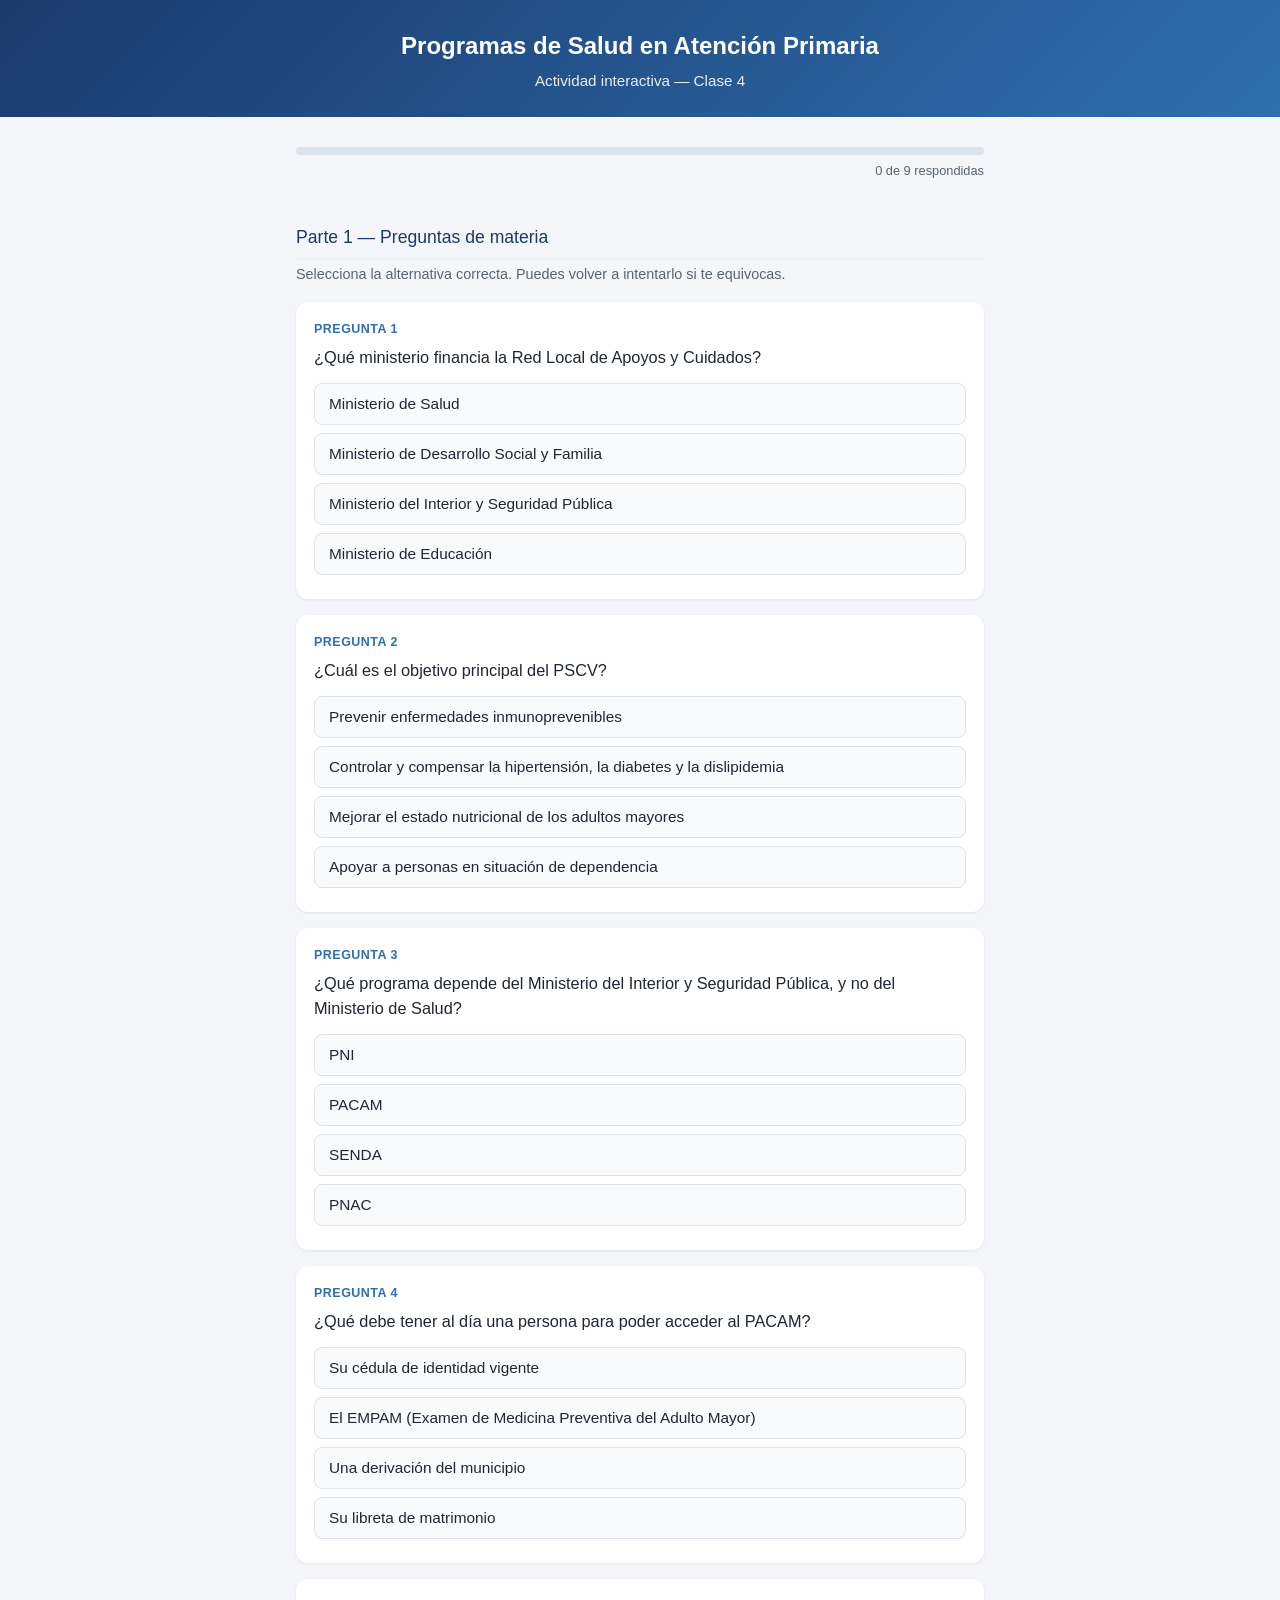
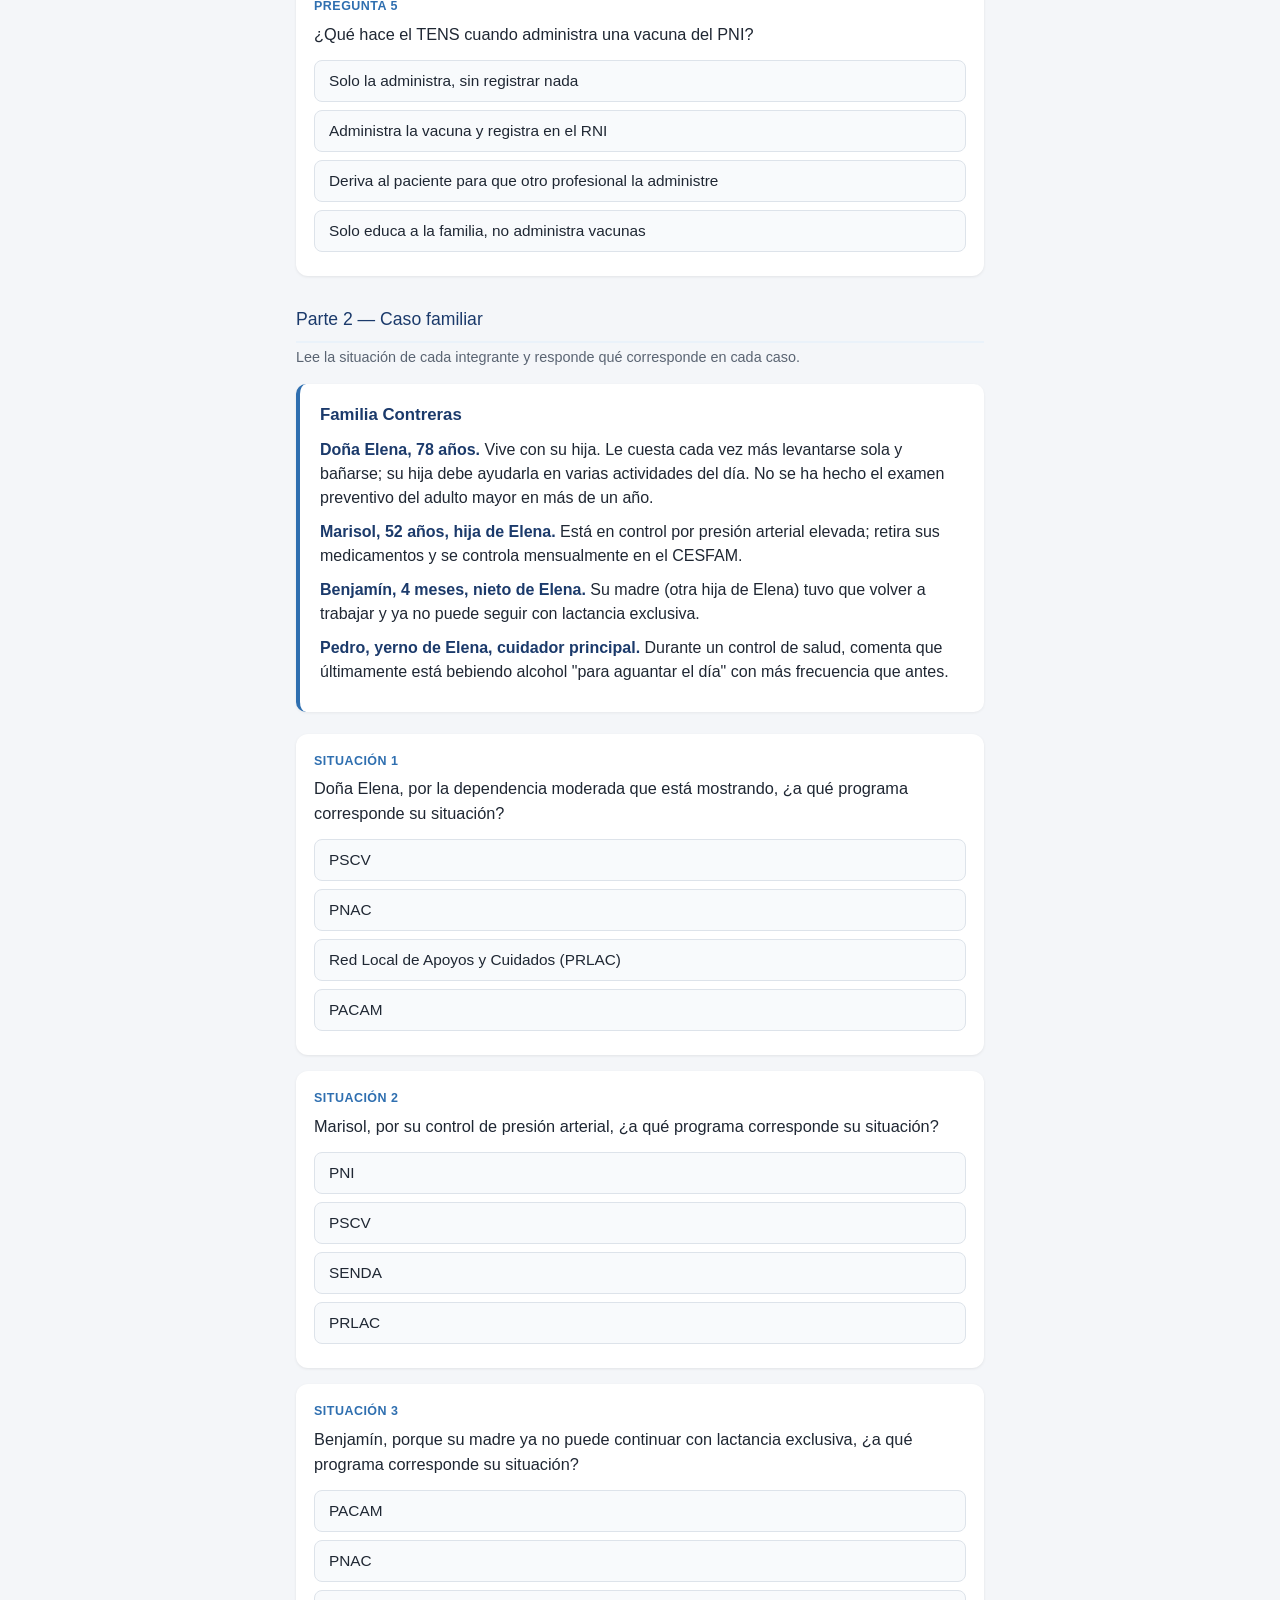
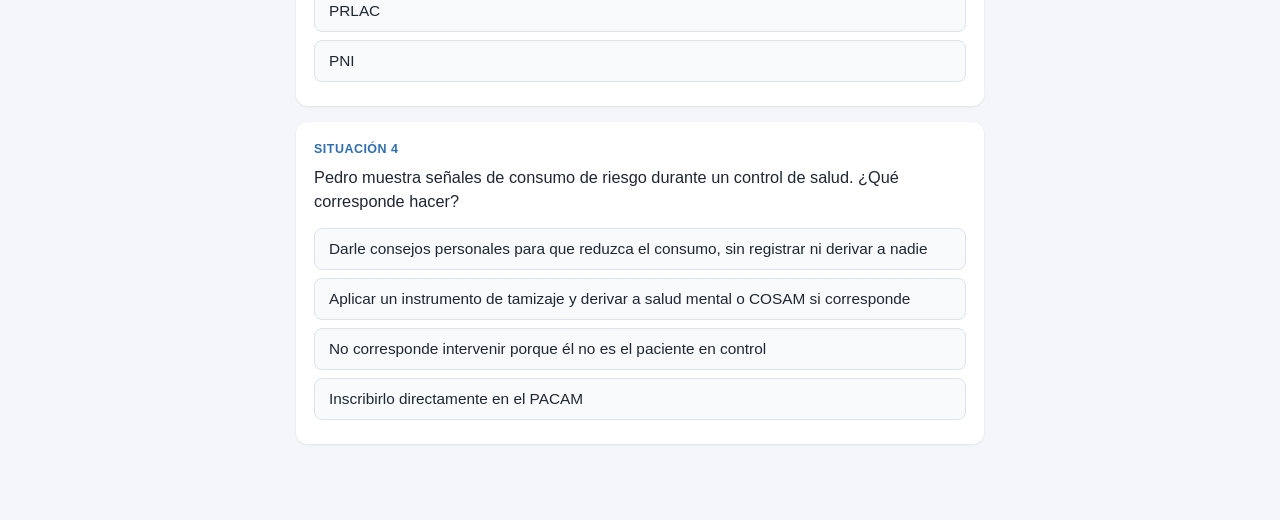
<file: actividadsemana4.html>
<!DOCTYPE html>
<html lang="es">
<head>
<meta charset="UTF-8">
<meta name="viewport" content="width=device-width, initial-scale=1.0">
<title>Actividad — Programas de Salud en Atención Primaria</title>
<style>
  :root {
    --navy: #1b3a6b;
    --blue: #2f6fb0;
    --light-blue: #eaf2fa;
    --green: #2e7d32;
    --green-bg: #e8f5e9;
    --red: #c62828;
    --red-bg: #fdecea;
    --gray: #5a6472;
  }
  * { box-sizing: border-box; }
  body {
    margin: 0;
    font-family: -apple-system, "Segoe UI", Roboto, Arial, sans-serif;
    background: #f4f6f9;
    color: #1f2733;
    line-height: 1.5;
  }
  header {
    background: linear-gradient(135deg, var(--navy), var(--blue));
    color: white;
    padding: 28px 20px 24px;
    text-align: center;
  }
  header h1 { margin: 0 0 6px; font-size: 1.5rem; }
  header p { margin: 0; opacity: 0.9; font-size: 0.95rem; }
  main {
    max-width: 720px;
    margin: 0 auto;
    padding: 20px 16px 60px;
  }
  .progress-bar {
    position: sticky;
    top: 0;
    background: #f4f6f9;
    padding: 10px 0 14px;
    z-index: 5;
  }
  .progress-track {
    background: #dde3ea;
    border-radius: 999px;
    height: 8px;
    overflow: hidden;
  }
  .progress-fill {
    background: var(--blue);
    height: 100%;
    width: 0%;
    transition: width 0.3s ease;
  }
  .progress-label {
    font-size: 0.8rem;
    color: var(--gray);
    margin-top: 6px;
    text-align: right;
  }
  .section-title {
    color: var(--navy);
    font-size: 1.1rem;
    margin: 30px 0 4px;
    border-bottom: 2px solid var(--light-blue);
    padding-bottom: 8px;
  }
  .section-sub {
    color: var(--gray);
    font-size: 0.9rem;
    margin: 0 0 16px;
  }
  .case-box {
    background: white;
    border-left: 4px solid var(--blue);
    border-radius: 10px;
    padding: 18px 20px;
    margin: 10px 0 22px;
    box-shadow: 0 1px 3px rgba(0,0,0,0.06);
  }
  .case-box h3 { margin: 0 0 10px; color: var(--navy); font-size: 1.05rem; }
  .case-box .person { margin: 10px 0; }
  .case-box .person b { color: var(--navy); }
  .card {
    background: white;
    border-radius: 12px;
    padding: 18px 18px 16px;
    margin-bottom: 16px;
    box-shadow: 0 1px 3px rgba(0,0,0,0.08);
  }
  .q-number {
    font-size: 0.78rem;
    text-transform: uppercase;
    letter-spacing: 0.04em;
    color: var(--blue);
    font-weight: 600;
    margin-bottom: 6px;
  }
  .q-prompt {
    font-size: 1.02rem;
    margin: 0 0 14px;
    color: #1f2733;
  }
  .option {
    display: block;
    width: 100%;
    text-align: left;
    background: #f8fafc;
    border: 1.5px solid #dde3ea;
    border-radius: 8px;
    padding: 11px 14px;
    margin-bottom: 8px;
    font-size: 0.96rem;
    cursor: pointer;
    color: #1f2733;
    transition: border-color 0.15s, background 0.15s;
  }
  .option:hover:not(.correct):not(.incorrect):not([disabled]) {
    border-color: var(--blue);
    background: var(--light-blue);
  }
  .option.correct {
    background: var(--green-bg);
    border-color: var(--green);
    color: var(--green);
    font-weight: 600;
  }
  .option.incorrect {
    background: var(--red-bg);
    border-color: var(--red);
    color: var(--red);
  }
  .option[disabled] { cursor: default; }
  .feedback {
    display: none;
    margin-top: 10px;
    padding: 10px 12px;
    border-radius: 8px;
    font-size: 0.92rem;
  }
  .feedback.show { display: block; }
  .feedback.ok { background: var(--green-bg); color: var(--green); }
  .feedback.no { background: var(--red-bg); color: var(--red); }
  .summary {
    display: none;
    text-align: center;
    background: white;
    border-radius: 12px;
    padding: 30px 20px;
    margin-top: 10px;
    box-shadow: 0 1px 3px rgba(0,0,0,0.08);
  }
  .summary.show { display: block; }
  .summary h2 { color: var(--navy); margin-top: 0; }
  .summary .score { font-size: 2.2rem; color: var(--blue); font-weight: 700; margin: 8px 0; }
</style>
</head>
<body>

<header>
  <h1>Programas de Salud en Atención Primaria</h1>
  <p>Actividad interactiva — Clase 4</p>
</header>

<main>
  <div class="progress-bar">
    <div class="progress-track"><div class="progress-fill" id="progressFill"></div></div>
    <div class="progress-label" id="progressLabel">0 de 9 respondidas</div>
  </div>

  <div class="section-title">Parte 1 — Preguntas de materia</div>
  <p class="section-sub">Selecciona la alternativa correcta. Puedes volver a intentarlo si te equivocas.</p>
  <div id="materia"></div>

  <div class="section-title">Parte 2 — Caso familiar</div>
  <p class="section-sub">Lee la situación de cada integrante y responde qué corresponde en cada caso.</p>

  <div class="case-box">
    <h3>Familia Contreras</h3>
    <div class="person"><b>Doña Elena, 78 años.</b> Vive con su hija. Le cuesta cada vez más levantarse sola y bañarse; su hija debe ayudarla en varias actividades del día. No se ha hecho el examen preventivo del adulto mayor en más de un año.</div>
    <div class="person"><b>Marisol, 52 años, hija de Elena.</b> Está en control por presión arterial elevada; retira sus medicamentos y se controla mensualmente en el CESFAM.</div>
    <div class="person"><b>Benjamín, 4 meses, nieto de Elena.</b> Su madre (otra hija de Elena) tuvo que volver a trabajar y ya no puede seguir con lactancia exclusiva.</div>
    <div class="person"><b>Pedro, yerno de Elena, cuidador principal.</b> Durante un control de salud, comenta que últimamente está bebiendo alcohol "para aguantar el día" con más frecuencia que antes.</div>
  </div>

  <div id="caso"></div>

  <div class="summary" id="summary">
    <h2>¡Actividad completada!</h2>
    <div class="score" id="scoreText"></div>
    <p>Revisen juntos las preguntas que les costó más antes de continuar.</p>
  </div>
</main>

<script>
const materiaQuestions = [
  {
    prompt: "¿Qué ministerio financia la Red Local de Apoyos y Cuidados?",
    options: [
      "Ministerio de Salud",
      "Ministerio de Desarrollo Social y Familia",
      "Ministerio del Interior y Seguridad Pública",
      "Ministerio de Educación"
    ],
    correct: 1,
    feedback: "Correcto. La Red Local de Apoyos y Cuidados pertenece al Sistema Chile Cuida, del Ministerio de Desarrollo Social y Familia, aunque se ejecuta en articulación con los CESFAM.",
    feedbackWrong: "La Red Local de Apoyos y Cuidados no depende de Salud: es un componente del Sistema Chile Cuida, a cargo del Ministerio de Desarrollo Social y Familia."
  },
  {
    prompt: "¿Cuál es el objetivo principal del PSCV?",
    options: [
      "Prevenir enfermedades inmunoprevenibles",
      "Controlar y compensar la hipertensión, la diabetes y la dislipidemia",
      "Mejorar el estado nutricional de los adultos mayores",
      "Apoyar a personas en situación de dependencia"
    ],
    correct: 1,
    feedback: "Correcto. El PSCV se enfoca en el control y la compensación de los principales factores de riesgo cardiovascular.",
    feedbackWrong: "Ese objetivo corresponde a otro programa. El PSCV se centra en el control y compensación de hipertensión, diabetes y dislipidemia."
  },
  {
    prompt: "¿Qué programa depende del Ministerio del Interior y Seguridad Pública, y no del Ministerio de Salud?",
    options: ["PNI", "PACAM", "SENDA", "PNAC"],
    correct: 2,
    feedback: "Correcto. SENDA es un buen ejemplo de que la salud comunitaria también se articula desde ministerios distintos a Salud.",
    feedbackWrong: "SENDA es el que corresponde: depende del Ministerio del Interior y Seguridad Pública, no de Salud."
  },
  {
    prompt: "¿Qué debe tener al día una persona para poder acceder al PACAM?",
    options: [
      "Su cédula de identidad vigente",
      "El EMPAM (Examen de Medicina Preventiva del Adulto Mayor)",
      "Una derivación del municipio",
      "Su libreta de matrimonio"
    ],
    correct: 1,
    feedback: "Correcto. El EMPAM evalúa funcionalidad física, cognitiva, emocional y social, y es requisito para mantenerse en el PACAM.",
    feedbackWrong: "El requisito clínico clave es el EMPAM al día, junto con controles de salud y vacunas vigentes."
  },
  {
    prompt: "¿Qué hace el TENS cuando administra una vacuna del PNI?",
    options: [
      "Solo la administra, sin registrar nada",
      "Administra la vacuna y registra en el RNI",
      "Deriva al paciente para que otro profesional la administre",
      "Solo educa a la familia, no administra vacunas"
    ],
    correct: 1,
    feedback: "Correcto. El TENS administra la vacuna, registra en el Registro Nacional de Inmunizaciones (RNI) y educa a la familia sobre el esquema.",
    feedbackWrong: "El TENS sí administra la vacuna, y además debe registrarla en el RNI — el registro es parte esencial de la prestación."
  }
];

const casoQuestions = [
  {
    prompt: "Doña Elena, por la dependencia moderada que está mostrando, ¿a qué programa corresponde su situación?",
    options: ["PSCV", "PNAC", "Red Local de Apoyos y Cuidados (PRLAC)", "PACAM"],
    correct: 2,
    feedback: "Correcto. La dependencia moderada activa la Red Local de Apoyos y Cuidados (PRLAC). Respecto al PACAM, si bien le corresponde por edad, requerirá regularizar su EMPAM para recibir los productos.",
    feedbackWrong: "Piensa en lo que describe el caso: dificultad para actividades de la vida diaria y necesidad de apoyo de su cuidadora. Eso corresponde a la Red Local de Apoyos y Cuidados (PRLAC)."
  },
  {
    prompt: "Marisol, por su control de presión arterial, ¿a qué programa corresponde su situación?",
    options: ["PNI", "PSCV", "SENDA", "PRLAC"],
    correct: 1,
    feedback: "Correcto. El control y manejo de la hipertensión corresponde al Programa de Salud Cardiovascular.",
    feedbackWrong: "El control de presión arterial y la entrega de fármacos para su manejo corresponden al PSCV."
  },
  {
    prompt: "Benjamín, porque su madre ya no puede continuar con lactancia exclusiva, ¿a qué programa corresponde su situación?",
    options: ["PACAM", "PNAC", "PRLAC", "PNI"],
    correct: 1,
    feedback: "Correcto. El apoyo con fórmula para lactantes corresponde al PNAC.",
    feedbackWrong: "El apoyo con fórmula cuando la lactancia exclusiva no es posible corresponde al PNAC."
  },
  {
    prompt: "Pedro muestra señales de consumo de riesgo durante un control de salud. ¿Qué corresponde hacer?",
    options: [
      "Darle consejos personales para que reduzca el consumo, sin registrar ni derivar a nadie",
      "Aplicar un instrumento de tamizaje y derivar a salud mental o COSAM si corresponde",
      "No corresponde intervenir porque él no es el paciente en control",
      "Inscribirlo directamente en el PACAM"
    ],
    correct: 1,
    feedback: "Correcto. El TENS aplica un instrumento de tamizaje (por ejemplo ASSIST o AUDIT) y, si corresponde, deriva a salud mental o COSAM. Recuerda que SENDA Previene actúa en prevención comunitaria, pero la atención clínica individual del paciente se canaliza por la red de salud mental.",
    feedbackWrong: "Actuar solo, sin registrar ni derivar, deja a Pedro sin el seguimiento que necesita. Lo que corresponde es tamizar y, si procede, derivar a salud mental o COSAM."
  }
];

let answered = 0;
const total = materiaQuestions.length + casoQuestions.length;
let correctCount = 0;

function buildQuestion(container, q, index, prefix) {
  const card = document.createElement('div');
  card.className = 'card';

  const num = document.createElement('div');
  num.className = 'q-number';
  num.textContent = prefix + ' ' + (index + 1);
  card.appendChild(num);

  const prompt = document.createElement('p');
  prompt.className = 'q-prompt';
  prompt.textContent = q.prompt;
  card.appendChild(prompt);

  const feedback = document.createElement('div');
  feedback.className = 'feedback';

  let solved = false;
  let firstAttempt = true;

  q.options.forEach((optText, i) => {
    const btn = document.createElement('button');
    btn.className = 'option';
    btn.textContent = optText;
    btn.addEventListener('click', () => {
      if (solved) return;
      if (i === q.correct) {
        btn.classList.add('correct');
        feedback.textContent = q.feedback;
        feedback.className = 'feedback show ok';
        solved = true;
        answered++;
        
        if (firstAttempt) {
          correctCount++;
        }
        
        updateProgress();
        card.querySelectorAll('.option').forEach(o => o.setAttribute('disabled', 'true'));
      } else {
        btn.classList.add('incorrect');
        feedback.textContent = q.feedbackWrong;
        feedback.className = 'feedback show no';
        btn.setAttribute('disabled', 'true');
        firstAttempt = false;
      }
      
      feedback.scrollIntoView({ behavior: 'smooth', block: 'nearest' });
    });
    card.appendChild(btn);
  });

  card.appendChild(feedback);
  container.appendChild(card);
}

function updateProgress() {
  const pct = Math.round((answered / total) * 100);
  document.getElementById('progressFill').style.width = pct + '%';
  document.getElementById('progressLabel').textContent = answered + ' de ' + total + ' respondidas';
  if (answered === total) {
    const summary = document.getElementById('summary');
    summary.classList.add('show');
    document.getElementById('scoreText').textContent = correctCount + ' / ' + total + ' al primer intento';
    summary.scrollIntoView({ behavior: 'smooth', block: 'center' });
  }
}

const materiaContainer = document.getElementById('materia');
materiaQuestions.forEach((q, i) => buildQuestion(materiaContainer, q, i, 'Pregunta'));

const casoContainer = document.getElementById('caso');
casoQuestions.forEach((q, i) => buildQuestion(casoContainer, q, i, 'Situación'));
</script>

</body>
</html>
</file>
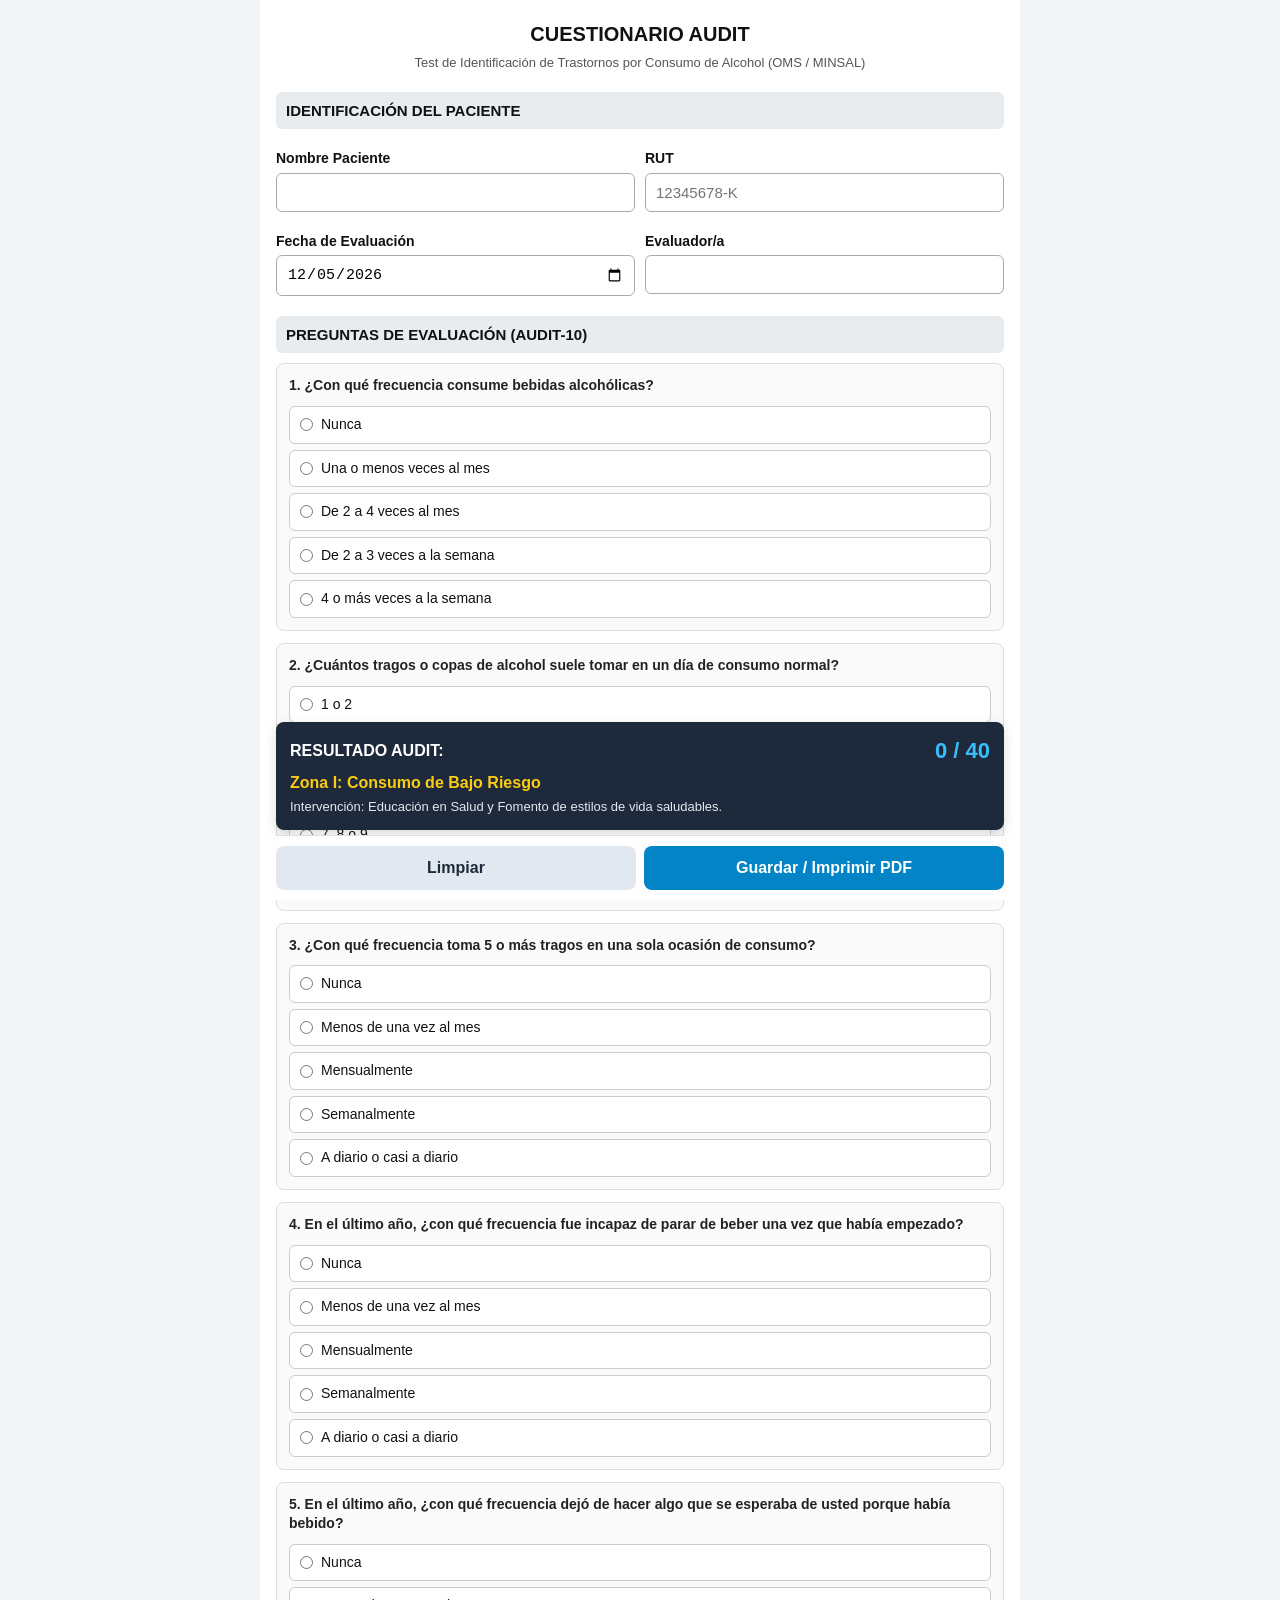
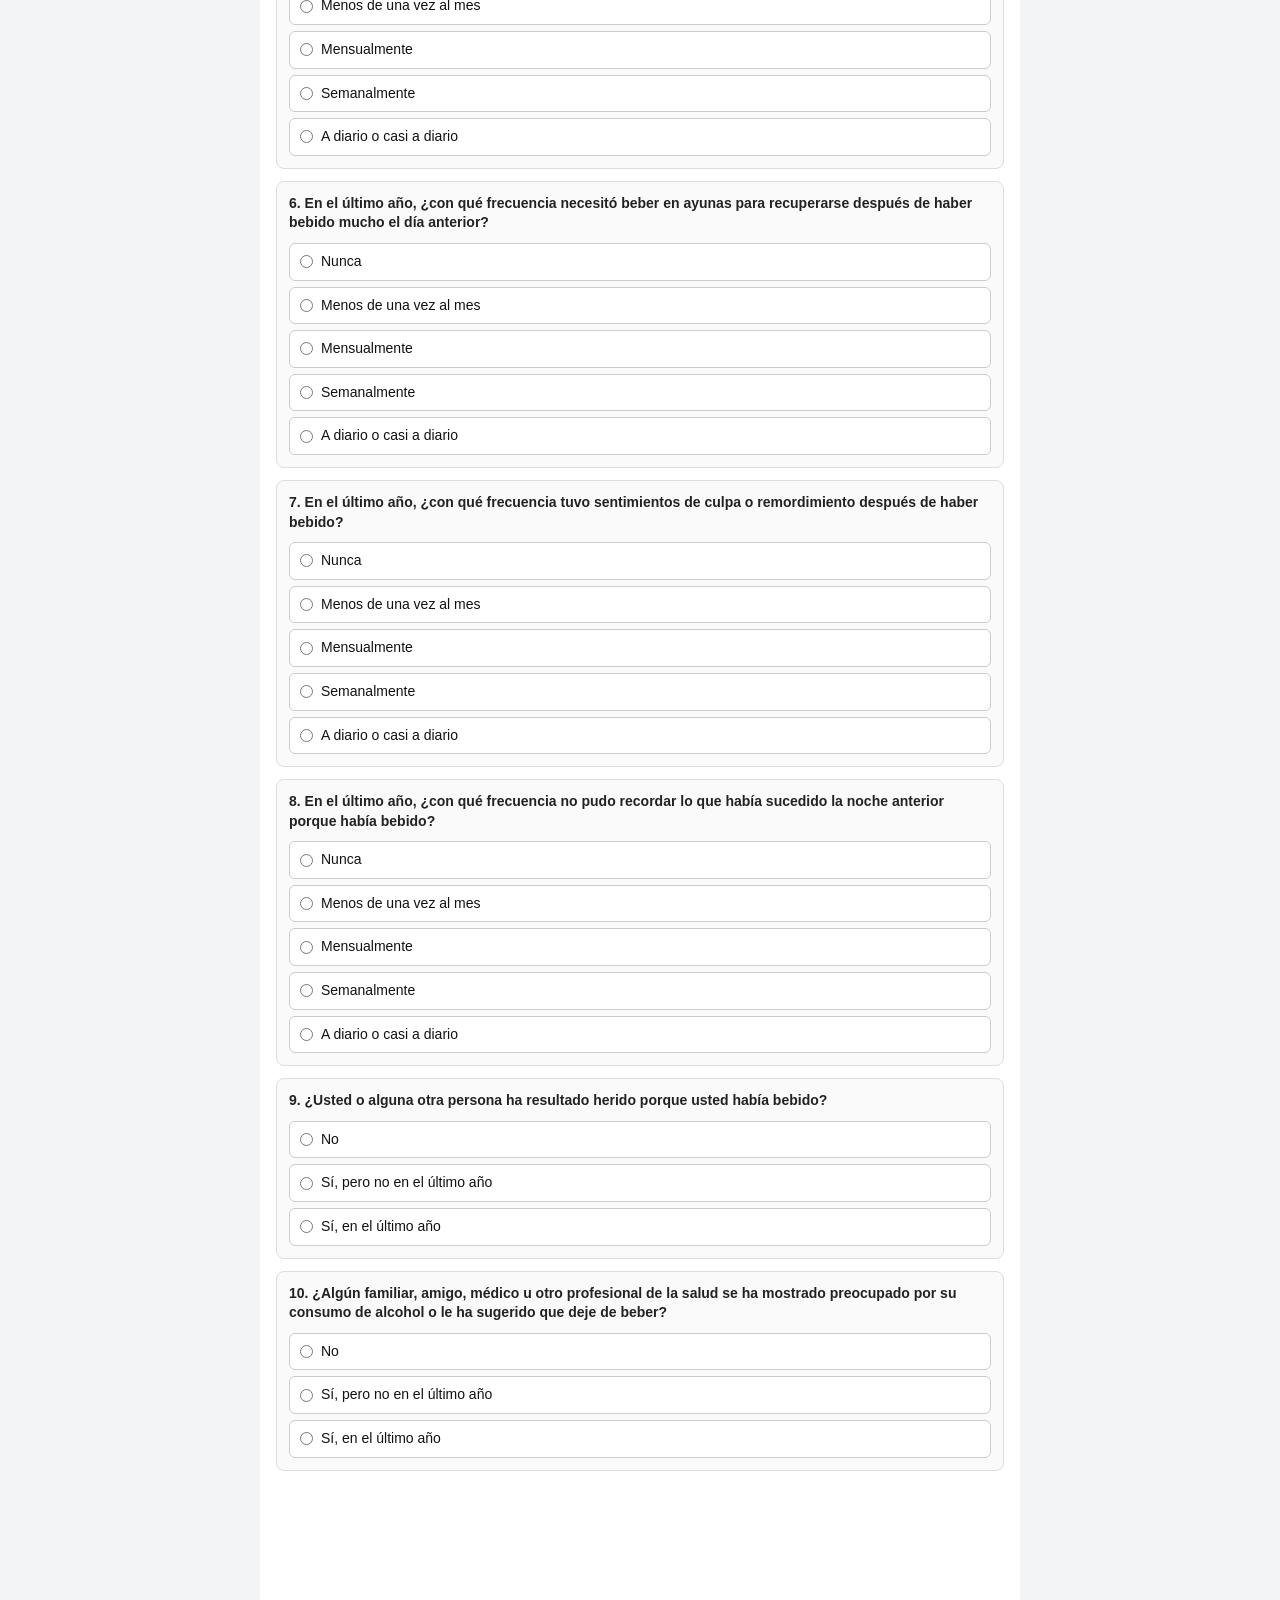
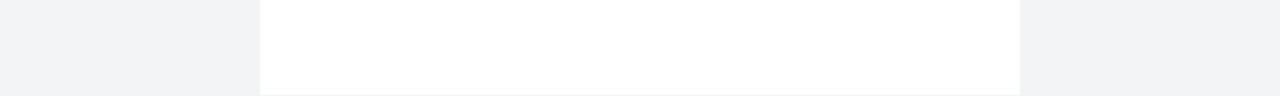
<file: audit.html>
<!doctype html>
<html lang="es">
<head>
<meta charset="utf-8">
<meta name="viewport" content="width=device-width, initial-scale=1, viewport-fit=cover">
<title>Cuestionario AUDIT - Identificación de Trastornos por Consumo de Alcohol</title>
<style>
*{box-sizing:border-box}
body{font-family:Arial,sans-serif;margin:0;background:#f3f4f6;color:#111;line-height:1.4}
main{max-width:760px;margin:auto;background:#fff;min-height:100vh;padding:16px}
h1{font-size:20px;text-align:center;margin:4px 0 6px}
.subtitle{font-size:13px;text-align:center;color:#555;margin-bottom:18px}
.section-title{font-size:15px;margin:20px 0 10px;padding:8px 10px;background:#e9ecef;border-radius:6px;font-weight:700}
label.field-label{display:block;font-size:14px;font-weight:600;margin:10px 0 4px}
input[type="text"],input[type="date"]{width:100%;font-size:15px;padding:10px;border:1px solid #aaa;border-radius:6px;background:#fff}
.grid{display:grid;grid-template-columns:1fr 1fr;gap:10px}

/* Estilo de Preguntas */
.q-card{border:1px solid #ddd;border-radius:8px;padding:12px;margin-bottom:12px;background:#fafafa}
.q-title{font-size:14px;font-weight:700;margin-bottom:10px;color:#222}
.options{display:flex;flex-direction:column;gap:6px}
.options label{display:flex;align-items:center;gap:8px;font-size:14px;padding:8px 10px;border:1px solid #ccc;border-radius:6px;background:#fff;cursor:pointer}
.options label:hover{background:#f0f4f8}
.options input{width:auto;margin:0}

/* Panel de Resultados Flotante / Destacado */
.result-card{position:sticky;bottom:70px;background:#1e293b;color:#fff;padding:14px;border-radius:8px;margin-top:20px;box-shadow:0 4px 12px rgba(0,0,0,0.15)}
.result-header{display:flex;justify-content:space-between;align-items:center;margin-bottom:6px}
.score-badge{font-size:22px;font-weight:800;color:#38bdf8}
.risk-title{font-size:16px;font-weight:700;margin-bottom:4px;color:#facc15}
.action-text{font-size:13px;color:#e2e8f0;line-height:1.3}

/* Botones de Acción */
.actions{position:sticky;bottom:0;background:#fff;padding:10px 0;border-top:1px solid #ddd;display:flex;gap:8px;margin-top:15px}
button{flex:1;padding:13px;border:0;border-radius:8px;font-size:16px;font-weight:700;cursor:pointer}
.save{background:#0284c7;color:#fff}.clear{background:#e2e8f0;color:#1e293b}

@media print{
 body{background:#fff}.actions{display:none}main{max-width:none;padding:0}
 .result-card{position:static;background:#fff;color:#000;border:2px solid #000;box-shadow:none}
 .score-badge{color:#000}.risk-title{color:#000}.action-text{color:#222}
 .options label{border:0;padding:2px 0}
 .q-card{border:0;border-bottom:1px solid #ccc;border-radius:0;padding:8px 0}
 input{border:0;border-bottom:1px solid #888;border-radius:0;padding:2px}
}
</style>
</head>
<body>
<main>
<form id="auditForm">
<h1>CUESTIONARIO AUDIT</h1>
<div class="subtitle">Test de Identificación de Trastornos por Consumo de Alcohol (OMS / MINSAL)</div>

<div class="section-title">IDENTIFICACIÓN DEL PACIENTE</div>
<div class="grid">
  <div><label class="field-label">Nombre Paciente</label><input type="text"></div>
  <div><label class="field-label">RUT</label><input type="text" placeholder="12345678-K"></div>
  <div><label class="field-label">Fecha de Evaluación</label><input type="date" id="fechaEval"></div>
  <div><label class="field-label">Evaluador/a</label><input type="text"></div>
</div>

<div class="section-title">PREGUNTAS DE EVALUACIÓN (AUDIT-10)</div>

<!-- Pregunta 1 -->
<div class="q-card">
  <div class="q-title">1. ¿Con qué frecuencia consume bebidas alcohólicas?</div>
  <div class="options">
    <label><input type="radio" name="q1" value="0" onclick="calcularAUDIT()"> Nunca</label>
    <label><input type="radio" name="q1" value="1" onclick="calcularAUDIT()"> Una o menos veces al mes</label>
    <label><input type="radio" name="q1" value="2" onclick="calcularAUDIT()"> De 2 a 4 veces al mes</label>
    <label><input type="radio" name="q1" value="3" onclick="calcularAUDIT()"> De 2 a 3 veces a la semana</label>
    <label><input type="radio" name="q1" value="4" onclick="calcularAUDIT()"> 4 o más veces a la semana</label>
  </div>
</div>

<!-- Pregunta 2 -->
<div class="q-card">
  <div class="q-title">2. ¿Cuántos tragos o copas de alcohol suele tomar en un día de consumo normal?</div>
  <div class="options">
    <label><input type="radio" name="q2" value="0" onclick="calcularAUDIT()"> 1 o 2</label>
    <label><input type="radio" name="q2" value="1" onclick="calcularAUDIT()"> 3 o 4</label>
    <label><input type="radio" name="q2" value="2" onclick="calcularAUDIT()"> 5 o 6</label>
    <label><input type="radio" name="q2" value="3" onclick="calcularAUDIT()"> 7, 8 o 9</label>
    <label><input type="radio" name="q2" value="4" onclick="calcularAUDIT()"> 10 o más</label>
  </div>
</div>

<!-- Pregunta 3 -->
<div class="q-card">
  <div class="q-title">3. ¿Con qué frecuencia toma 5 o más tragos en una sola ocasión de consumo?</div>
  <div class="options">
    <label><input type="radio" name="q3" value="0" onclick="calcularAUDIT()"> Nunca</label>
    <label><input type="radio" name="q3" value="1" onclick="calcularAUDIT()"> Menos de una vez al mes</label>
    <label><input type="radio" name="q3" value="2" onclick="calcularAUDIT()"> Mensualmente</label>
    <label><input type="radio" name="q3" value="3" onclick="calcularAUDIT()"> Semanalmente</label>
    <label><input type="radio" name="q3" value="4" onclick="calcularAUDIT()"> A diario o casi a diario</label>
  </div>
</div>

<!-- Pregunta 4 -->
<div class="q-card">
  <div class="q-title">4. En el último año, ¿con qué frecuencia fue incapaz de parar de beber una vez que había empezado?</div>
  <div class="options">
    <label><input type="radio" name="q4" value="0" onclick="calcularAUDIT()"> Nunca</label>
    <label><input type="radio" name="q4" value="1" onclick="calcularAUDIT()"> Menos de una vez al mes</label>
    <label><input type="radio" name="q4" value="2" onclick="calcularAUDIT()"> Mensualmente</label>
    <label><input type="radio" name="q4" value="3" onclick="calcularAUDIT()"> Semanalmente</label>
    <label><input type="radio" name="q4" value="4" onclick="calcularAUDIT()"> A diario o casi a diario</label>
  </div>
</div>

<!-- Pregunta 5 -->
<div class="q-card">
  <div class="q-title">5. En el último año, ¿con qué frecuencia dejó de hacer algo que se esperaba de usted porque había bebido?</div>
  <div class="options">
    <label><input type="radio" name="q5" value="0" onclick="calcularAUDIT()"> Nunca</label>
    <label><input type="radio" name="q5" value="1" onclick="calcularAUDIT()"> Menos de una vez al mes</label>
    <label><input type="radio" name="q5" value="2" onclick="calcularAUDIT()"> Mensualmente</label>
    <label><input type="radio" name="q5" value="3" onclick="calcularAUDIT()"> Semanalmente</label>
    <label><input type="radio" name="q5" value="4" onclick="calcularAUDIT()"> A diario o casi a diario</label>
  </div>
</div>

<!-- Pregunta 6 -->
<div class="q-card">
  <div class="q-title">6. En el último año, ¿con qué frecuencia necesitó beber en ayunas para recuperarse después de haber bebido mucho el día anterior?</div>
  <div class="options">
    <label><input type="radio" name="q6" value="0" onclick="calcularAUDIT()"> Nunca</label>
    <label><input type="radio" name="q6" value="1" onclick="calcularAUDIT()"> Menos de una vez al mes</label>
    <label><input type="radio" name="q6" value="2" onclick="calcularAUDIT()"> Mensualmente</label>
    <label><input type="radio" name="q6" value="3" onclick="calcularAUDIT()"> Semanalmente</label>
    <label><input type="radio" name="q6" value="4" onclick="calcularAUDIT()"> A diario o casi a diario</label>
  </div>
</div>

<!-- Pregunta 7 -->
<div class="q-card">
  <div class="q-title">7. En el último año, ¿con qué frecuencia tuvo sentimientos de culpa o remordimiento después de haber bebido?</div>
  <div class="options">
    <label><input type="radio" name="q7" value="0" onclick="calcularAUDIT()"> Nunca</label>
    <label><input type="radio" name="q7" value="1" onclick="calcularAUDIT()"> Menos de una vez al mes</label>
    <label><input type="radio" name="q7" value="2" onclick="calcularAUDIT()"> Mensualmente</label>
    <label><input type="radio" name="q7" value="3" onclick="calcularAUDIT()"> Semanalmente</label>
    <label><input type="radio" name="q7" value="4" onclick="calcularAUDIT()"> A diario o casi a diario</label>
  </div>
</div>

<!-- Pregunta 8 -->
<div class="q-card">
  <div class="q-title">8. En el último año, ¿con qué frecuencia no pudo recordar lo que había sucedido la noche anterior porque había bebido?</div>
  <div class="options">
    <label><input type="radio" name="q8" value="0" onclick="calcularAUDIT()"> Nunca</label>
    <label><input type="radio" name="q8" value="1" onclick="calcularAUDIT()"> Menos de una vez al mes</label>
    <label><input type="radio" name="q8" value="2" onclick="calcularAUDIT()"> Mensualmente</label>
    <label><input type="radio" name="q8" value="3" onclick="calcularAUDIT()"> Semanalmente</label>
    <label><input type="radio" name="q8" value="4" onclick="calcularAUDIT()"> A diario o casi a diario</label>
  </div>
</div>

<!-- Pregunta 9 -->
<div class="q-card">
  <div class="q-title">9. ¿Usted o alguna otra persona ha resultado herido porque usted había bebido?</div>
  <div class="options">
    <label><input type="radio" name="q9" value="0" onclick="calcularAUDIT()"> No</label>
    <label><input type="radio" name="q9" value="2" onclick="calcularAUDIT()"> Sí, pero no en el último año</label>
    <label><input type="radio" name="q9" value="4" onclick="calcularAUDIT()"> Sí, en el último año</label>
  </div>
</div>

<!-- Pregunta 10 -->
<div class="q-card">
  <div class="q-title">10. ¿Algún familiar, amigo, médico u otro profesional de la salud se ha mostrado preocupado por su consumo de alcohol o le ha sugerido que deje de beber?</div>
  <div class="options">
    <label><input type="radio" name="q10" value="0" onclick="calcularAUDIT()"> No</label>
    <label><input type="radio" name="q10" value="2" onclick="calcularAUDIT()"> Sí, pero no en el último año</label>
    <label><input type="radio" name="q10" value="4" onclick="calcularAUDIT()"> Sí, en el último año</label>
  </div>
</div>

<!-- Tarjeta de Resultados -->
<div class="result-card">
  <div class="result-header">
    <span style="font-weight:600;">RESULTADO AUDIT:</span>
    <span class="score-badge" id="scoreDisplay">0 / 40</span>
  </div>
  <div class="risk-title" id="riskDisplay">Zona I: Consumo de Bajo Riesgo</div>
  <div class="action-text" id="actionDisplay">Intervención: Educación en Salud y Fomento de estilos de vida saludables.</div>
</div>

<!-- Botones de Acción -->
<div class="actions">
  <button class="clear" type="reset" onclick="setTimeout(calcularAUDIT, 50)">Limpiar</button>
  <button class="save" type="button" onclick="window.print()">Guardar / Imprimir PDF</button>
</div>

</form>
</main>

<script>
// Cargar la fecha actual de forma predeterminada
document.getElementById('fechaEval').valueAsDate = new Date();

function calcularAUDIT() {
  let totalScore = 0;
  
  for (let i = 1; i <= 10; i++) {
    const selectedOption = document.querySelector(`input[name="q${i}"]:checked`);
    if (selectedOption) {
      totalScore += parseInt(selectedOption.value, 10);
    }
  }

  const scoreDisplay = document.getElementById('scoreDisplay');
  const riskDisplay = document.getElementById('riskDisplay');
  const actionDisplay = document.getElementById('actionDisplay');

  scoreDisplay.innerText = `${totalScore} / 40`;

  // Clasificación de acuerdo con las guías clínicas de OMS / MINSAL
  if (totalScore <= 7) {
    riskDisplay.innerText = "Zona I: Consumo de Bajo Riesgo";
    riskDisplay.style.color = "#38bdf8"; // Azul / Celeste
    actionDisplay.innerText = "Intervención: Educación en Salud, felicitación y fomento de conductas saludables.";
  } else if (totalScore >= 8 && totalScore <= 15) {
    riskDisplay.innerText = "Zona II: Consumo de Riesgo";
    riskDisplay.style.color = "#facc15"; // Amarillo
    actionDisplay.innerText = "Intervención: Intervención Breve (consejería estructurada para reducir el consumo).";
  } else if (totalScore >= 16 && totalScore <= 19) {
    riskDisplay.innerText = "Zona III: Consumo Nocivo / Perjudicial";
    riskDisplay.style.color = "#f97316"; // Naranja
    actionDisplay.innerText = "Intervención: Intervención Breve + Derivación asistida o seguimiento continuo en APS.";
  } else { // 20 a 40 puntos
    riskDisplay.innerText = "Zona IV: Sospecha de Dependencia al Alcohol";
    riskDisplay.style.color = "#ef4444"; // Rojo
    actionDisplay.innerText = "Intervención: Intervención Breve + Derivación a evaluación especializada y tratamiento (Programa de Salud Mental / COSAM).";
  }
}
</script>
</body>
</html>
</file>
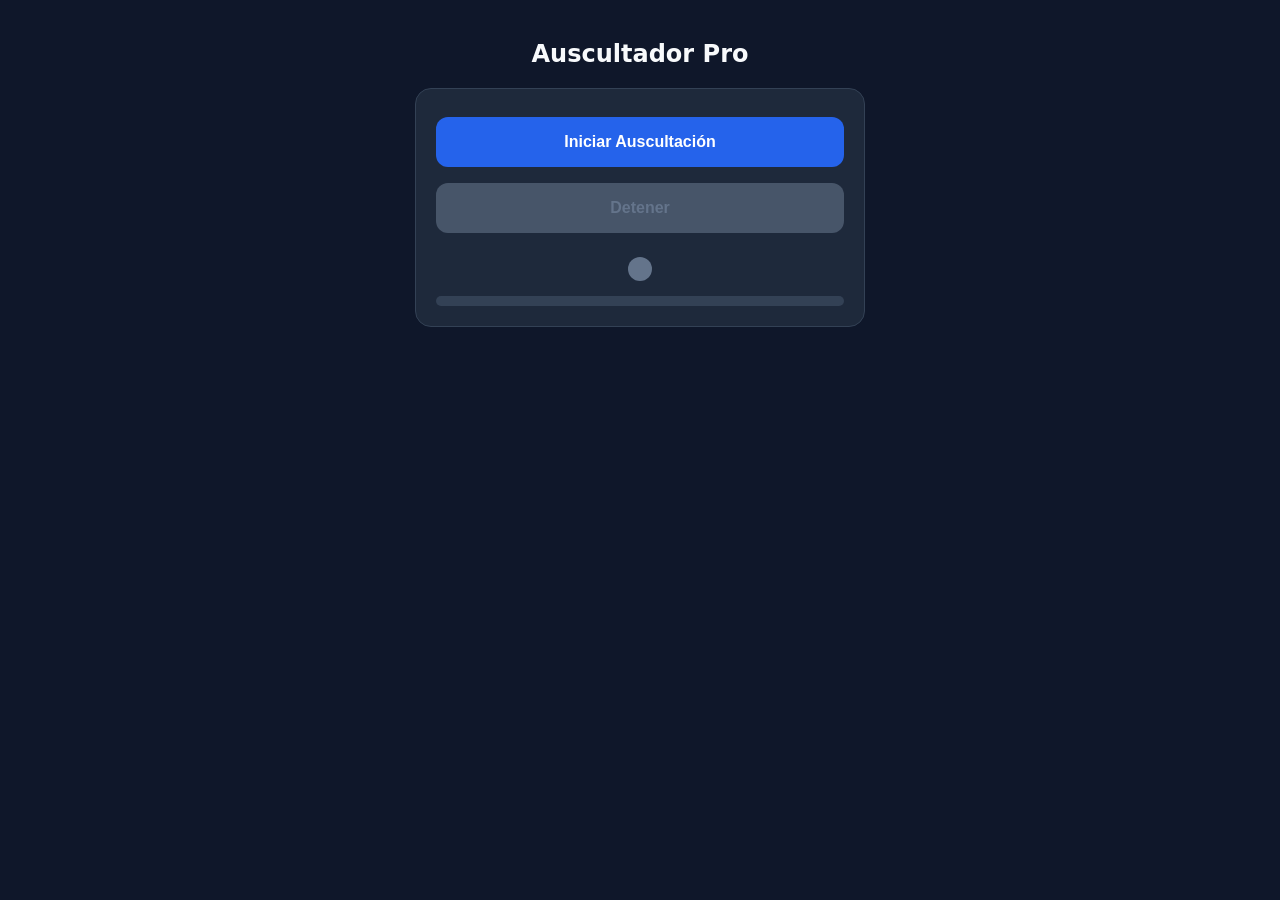
<file: auscultación.html>
<!DOCTYPE html>
<html lang="es">
<head>
  <meta charset="UTF-8">
  <meta name="viewport" content="width=device-width, initial-scale=1.0">
  <title>Auscultador Pro - Minimalista</title>
  <style>
    body { font-family: system-ui, -apple-system, sans-serif; background: #0f172a; color: #f8fafc; padding: 20px; max-width: 450px; margin: 0 auto; text-align: center; }
    .card { background: #1e293b; padding: 20px; border-radius: 16px; margin-bottom: 16px; border: 1px solid #334155; }
    button { background: #2563eb; color: white; border: none; padding: 16px 20px; font-size: 16px; font-weight: bold; border-radius: 12px; margin: 8px 0; cursor: pointer; width: 100%; }
    button:disabled { background: #334155; color: #64748b; }
    
    /* Indicador minimalista de luz LED */
    .status-container { display: flex; justify-content: center; align-items: center; margin: 16px 0 8px 0; }
    .dot { width: 24px; height: 24px; border-radius: 50%; background: #64748b; transition: background-color 0.12s ease, box-shadow 0.12s ease; }
    .dot.active { background: #22c55e; box-shadow: 0 0 14px rgba(34, 197, 94, 0.7); }      /* VERDE */
    .dot.suppressed { background: #ef4444; box-shadow: 0 0 14px rgba(239, 68, 68, 0.7); }  /* ROJO */

    .meter { height: 10px; background: #334155; border-radius: 5px; overflow: hidden; margin-top: 15px; }
    .fill { height: 100%; width: 0%; background: #38bdf8; transition: width 0.05s linear; }
  </style>
</head>
<body>
  <h2>Auscultador Pro</h2>

  <div class="card">
    <button id="btnStart">Iniciar Auscultación</button>
    <button id="btnStop" disabled style="background:#475569;">Detener</button>
    
    <!-- Punto LED de Estado -->
    <div class="status-container">
      <div id="dot" class="dot"></div>
    </div>

    <div class="meter"><div class="fill" id="meterFill"></div></div>
  </div>

  <script>
    let audioCtx = null;
    let mediaStream = null;
    let animFrame = null;
    let hp1, hp2, lp1, lp2, limiter, gainNode, analyser;
    let isMutedForTransient = false;

    const btnStart = document.getElementById('btnStart');
    const btnStop = document.getElementById('btnStop');
    const dot = document.getElementById('dot');
    const meterFill = document.getElementById('meterFill');

    btnStart.onclick = async () => {
      try {
        if (audioCtx) {
          await audioCtx.close();
          audioCtx = null;
        }

        audioCtx = new (window.AudioContext || window.webkitAudioContext)({ latencyHint: 0 });

        mediaStream = await navigator.mediaDevices.getUserMedia({
          audio: {
            echoCancellation: false,
            noiseSuppression: false,
            autoGainControl: false,
            channelCount: 1
          }
        });

        const source = audioCtx.createMediaStreamSource(mediaStream);

        // Filtro Doble Pasa-Altos (100 Hz) y Doble Pasa-Bajos (1100 Hz)
        hp1 = audioCtx.createBiquadFilter(); hp1.type = 'highpass'; hp1.frequency.value = 100;
        hp2 = audioCtx.createBiquadFilter(); hp2.type = 'highpass'; hp2.frequency.value = 100;
        lp1 = audioCtx.createBiquadFilter(); lp1.type = 'lowpass'; lp1.frequency.value = 1100;
        lp2 = audioCtx.createBiquadFilter(); lp2.type = 'lowpass'; lp2.frequency.value = 1100;

        // Limitador de seguridad
        limiter = audioCtx.createDynamicsCompressor();
        limiter.threshold.value = -12;
        limiter.knee.value = 0;
        limiter.ratio.value = 20;
        limiter.attack.value = 0.001;
        limiter.release.value = 0.04;

        gainNode = audioCtx.createGain();
        gainNode.gain.value = 2.8;

        analyser = audioCtx.createAnalyser();
        analyser.fftSize = 256;

        source.connect(hp1);
        hp1.connect(hp2);
        hp2.connect(lp1);
        lp1.connect(lp2);
        lp2.connect(limiter);
        limiter.connect(gainNode);
        gainNode.connect(analyser);
        analyser.connect(audioCtx.destination);

        btnStart.disabled = true;
        btnStop.disabled = false;
        dot.className = "dot active"; // Se pone verde al iniciar

        const pcmData = new Float32Array(analyser.fftSize);

        function processAudio() {
          analyser.getFloatTimeDomainData(pcmData);

          let maxPeak = 0;
          let sumSquares = 0;

          for (let i = 0; i < pcmData.length; i++) {
            let abs = Math.abs(pcmData[i]);
            if (abs > maxPeak) maxPeak = abs;
            sumSquares += abs * abs;
          }

          let rms = Math.sqrt(sumSquares / pcmData.length);
          meterFill.style.width = Math.min(100, rms * 500) + '%';

          // Detección de impacto / despegue brusco
          if (maxPeak > 0.45) {
            gainNode.gain.setTargetAtTime(0.01, audioCtx.currentTime, 0.005);
            dot.className = "dot suppressed"; // ROJO
            isMutedForTransient = true;
          } else if (isMutedForTransient && maxPeak < 0.2) {
            gainNode.gain.setTargetAtTime(2.8, audioCtx.currentTime, 0.08);
            dot.className = "dot active"; // VERDE
            isMutedForTransient = false;
          }

          animFrame = requestAnimationFrame(processAudio);
        }

        processAudio();

      } catch (err) {
        alert("Recuerda ejecutar la página bajo HTTPS para dar acceso al micrófono.");
      }
    };

    btnStop.onclick = async () => {
      if (animFrame) cancelAnimationFrame(animFrame);
      if (mediaStream) {
        mediaStream.getTracks().forEach(track => track.stop());
      }
      if (audioCtx) {
        await audioCtx.close();
        audioCtx = null;
      }
      btnStart.disabled = false;
      btnStop.disabled = true;
      dot.className = "dot"; // GRIS (Apagado)
      meterFill.style.width = '0%';
    };
  </script>
</body>
</html>
</file>
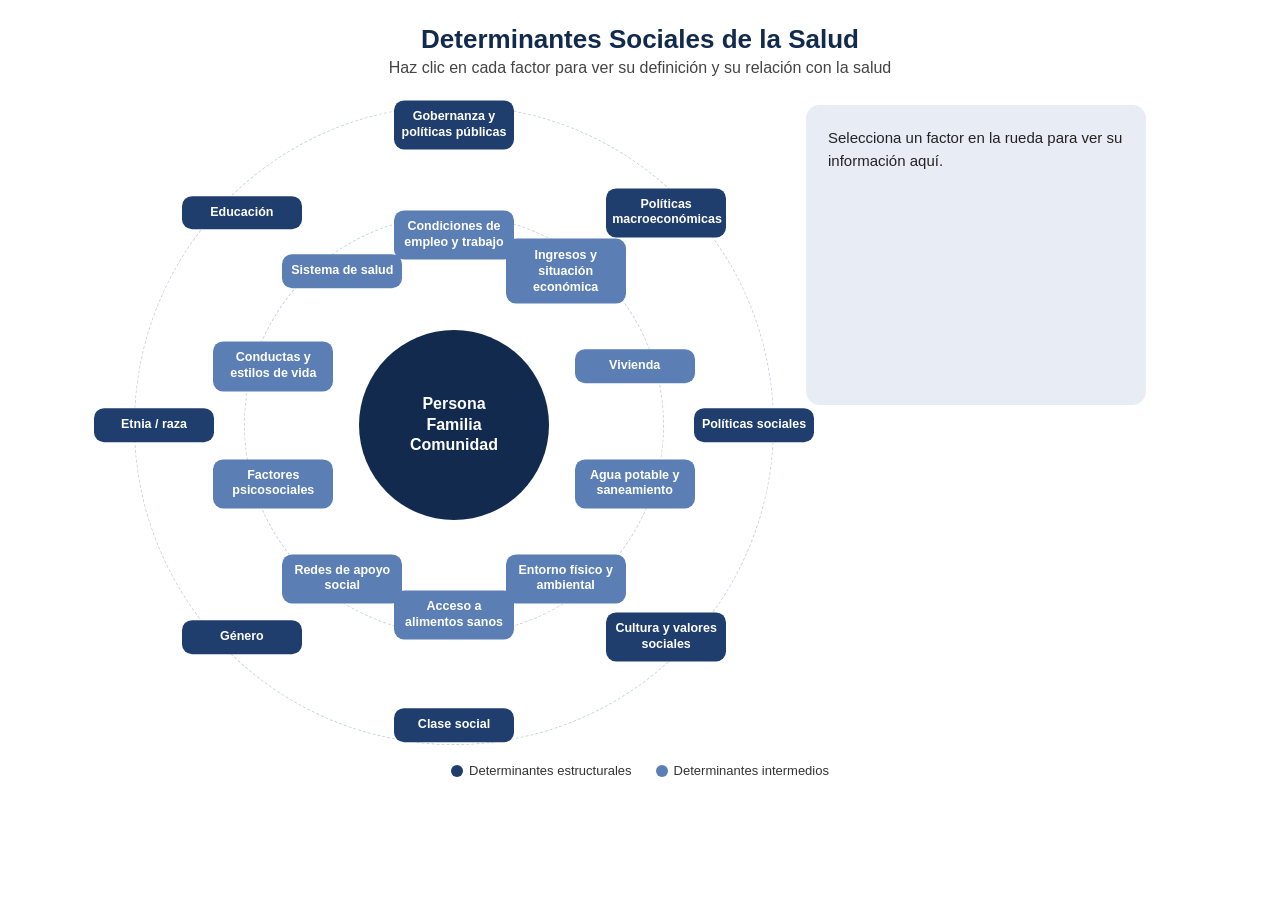
<file: determinantes_sociales_interactivo.html>
<!DOCTYPE html>
<html lang="es">
<head>
<meta charset="UTF-8">
<title>Determinantes Sociales de la Salud</title>
<style>
  :root{
    --navy:#122A4E;
    --navy-soft:#1F3E6E;
    --navy-pale:#E7ECF5;
    --outer:#1F3E6E;
    --inner:#5B7FB5;
    --bg:#FFFFFF;
    --text:#1A1A1A;
  }
  *{box-sizing:border-box;}
  body{
    margin:0;
    font-family:Calibri, "Segoe UI", Arial, sans-serif;
    background:var(--bg);
    color:var(--text);
    padding:24px 16px 60px;
  }
  h1{
    text-align:center;
    color:var(--navy);
    font-size:26px;
    margin:0 0 4px;
  }
  p.subtitle{
    text-align:center;
    color:#444;
    font-size:16px;
    margin:0 0 28px;
  }
  .layout{
    display:flex;
    flex-wrap:wrap;
    justify-content:center;
    align-items:flex-start;
    gap:32px;
    max-width:1100px;
    margin:0 auto;
  }
  .wheel-wrap{
    position:relative;
    width:640px;
    height:640px;
    max-width:92vw;
    max-height:92vw;
    flex-shrink:0;
  }
  .ring{
    position:absolute;
    border-radius:50%;
    border:1.5px dashed #C9D3E4;
  }
  .ring.outer{ inset:0; }
  .ring.inner{ inset:110px; }
  .center-circle{
    position:absolute;
    inset:0;
    margin:auto;
    width:190px;
    height:190px;
    border-radius:50%;
    background:var(--navy);
    color:#fff;
    display:flex;
    align-items:center;
    justify-content:center;
    text-align:center;
    font-weight:600;
    font-size:16px;
    line-height:1.3;
    padding:14px;
  }
  .node{
    position:absolute;
    width:120px;
    transform:translate(-50%,-50%);
    text-align:center;
  }
  .node button{
    width:100%;
    border:none;
    border-radius:10px;
    padding:9px 6px;
    font-family:inherit;
    font-size:12.5px;
    font-weight:600;
    line-height:1.25;
    cursor:pointer;
    color:#fff;
    transition:transform .12s ease, box-shadow .12s ease;
  }
  .node button:hover{
    transform:scale(1.05);
    box-shadow:0 3px 10px rgba(0,0,0,0.18);
  }
  .node.structural button{ background:var(--outer); }
  .node.intermediate button{ background:var(--inner); }
  .node button.active{ outline:3px solid #D8A527; }

  .panel{
    width:340px;
    max-width:92vw;
    background:var(--navy-pale);
    border-radius:14px;
    padding:22px;
    min-height:300px;
  }
  .panel h2{
    color:var(--navy);
    font-size:19px;
    margin:0 0 12px;
  }
  .panel .tag{
    display:inline-block;
    font-size:12px;
    font-weight:700;
    color:#fff;
    padding:3px 10px;
    border-radius:20px;
    margin-bottom:14px;
  }
  .tag.structural{ background:var(--outer); }
  .tag.intermediate{ background:var(--inner); }
  .panel h3{
    font-size:13.5px;
    text-transform:uppercase;
    letter-spacing:.03em;
    color:var(--navy);
    margin:16px 0 6px;
  }
  .panel p{
    font-size:15px;
    line-height:1.5;
    margin:0;
    color:#222;
  }
  .placeholder{
    color:#666;
    font-size:15px;
    line-height:1.5;
  }
  .legend{
    display:flex;
    justify-content:center;
    gap:24px;
    margin-top:18px;
    font-size:13px;
    color:#333;
  }
  .legend span{ display:flex; align-items:center; gap:6px; }
  .dot{ width:12px; height:12px; border-radius:50%; display:inline-block; }
  .dot.structural{ background:var(--outer); }
  .dot.intermediate{ background:var(--inner); }
  @media (max-width:760px){
    .wheel-wrap{ width:480px; height:480px; }
    .ring.inner{ inset:78px; }
    .center-circle{ width:150px; height:150px; font-size:14px; }
    .node{ width:96px; }
    .node button{ font-size:11px; padding:7px 4px; }
  }
</style>
</head>
<body>

  <h1>Determinantes Sociales de la Salud</h1>
  <p class="subtitle">Haz clic en cada factor para ver su definición y su relación con la salud</p>

  <div class="layout">
    <div class="wheel-wrap">
      <div class="ring outer"></div>
      <div class="ring inner"></div>
      <div class="center-circle">Persona<br>Familia<br>Comunidad</div>
      <div id="nodes"></div>
    </div>

    <div class="panel" id="panel">
      <p class="placeholder">Selecciona un factor en la rueda para ver su información aquí.</p>
    </div>
  </div>

  <div class="legend">
    <span><i class="dot structural"></i> Determinantes estructurales</span>
    <span><i class="dot intermediate"></i> Determinantes intermedios</span>
  </div>

<script>
const data = [
  // ESTRUCTURALES
  {id:1, layer:"structural", name:"Gobernanza y políticas públicas",
    def:"Transparencia, marco legal y prioridades de gasto que fija el Estado.",
    rel:"Estas decisiones determinan qué protecciones y recursos llegan (o no) a la población, moldeando desde arriba las oportunidades de salud de cada grupo social."},
  {id:2, layer:"structural", name:"Políticas macroeconómicas",
    def:"Empleo, salario mínimo e inversión social que define el país.",
    rel:"Define cuánta seguridad económica tiene una familia, lo que luego se traduce en el ingreso disponible para vivienda, alimentación y salud."},
  {id:3, layer:"structural", name:"Políticas sociales",
    def:"Protección social, pensiones y subsidios disponibles para la población.",
    rel:"Amortigua o profundiza las desigualdades según cuánta cobertura efectiva reciben los grupos más vulnerables."},
  {id:4, layer:"structural", name:"Cultura y valores sociales",
    def:"Normas de género y de derechos humanos vigentes en la sociedad.",
    rel:"Influye en qué roles y comportamientos se consideran aceptables, afectando el acceso a oportunidades según género, etnia u orientación."},
  {id:5, layer:"structural", name:"Clase social",
    def:"Posición socioeconómica y forma en que se distribuye la riqueza.",
    rel:"Ordena a las personas en una jerarquía social que condiciona, desde el inicio, el acceso a educación, vivienda y atención de salud."},
  {id:6, layer:"structural", name:"Género",
    def:"Rol social, brecha salarial y carga de cuidado asociadas a cada género.",
    rel:"Genera distintas exposiciones a riesgo y distinto acceso a recursos entre hombres y mujeres a lo largo de la vida."},
  {id:7, layer:"structural", name:"Etnia / raza",
    def:"Discriminación, acceso a oportunidades e interculturalidad.",
    rel:"Puede generar barreras adicionales de acceso a servicios y peores resultados de salud por discriminación estructural."},
  {id:8, layer:"structural", name:"Educación",
    def:"Niveles de alfabetización y logro educativo alcanzado.",
    rel:"Determina el tipo de empleo al que se puede acceder y la capacidad de comprender y seguir indicaciones de salud."},

  // INTERMEDIOS
  {id:9, layer:"intermediate", name:"Condiciones de empleo y trabajo",
    def:"Seguridad laboral y riesgos ocupacionales del trabajo que se tiene.",
    rel:"Un empleo precario o riesgoso expone a lesiones, estrés y menor cobertura de salud."},
  {id:10, layer:"intermediate", name:"Ingresos y situación económica",
    def:"Capacidad de compra y acceso a bienes esenciales.",
    rel:"El ingreso disponible decide qué alimentos, vivienda y atención de salud puede costear una familia."},
  {id:11, layer:"intermediate", name:"Vivienda",
    def:"Calidad del hogar, hacinamiento y saneamiento básico.",
    rel:"Una vivienda precaria aumenta el riesgo de enfermedades respiratorias, infecciosas y accidentes domésticos."},
  {id:12, layer:"intermediate", name:"Agua potable y saneamiento",
    def:"Acceso a agua segura y condiciones de higiene.",
    rel:"La falta de acceso incrementa las enfermedades gastrointestinales e infecciosas, especialmente en la infancia."},
  {id:13, layer:"intermediate", name:"Entorno físico y ambiental",
    def:"Contaminación, espacios verdes y exposición climática del entorno.",
    rel:"El entorno donde se vive puede proteger o dañar la salud respiratoria, mental y física de las personas."},
  {id:14, layer:"intermediate", name:"Acceso a alimentos sanos",
    def:"Seguridad alimentaria y calidad nutricional de la dieta.",
    rel:"Sin acceso a alimentos frescos, aumenta el riesgo de malnutrición, obesidad y enfermedades crónicas."},
  {id:15, layer:"intermediate", name:"Redes de apoyo social",
    def:"Capital social y apoyo comunitario disponible para la persona.",
    rel:"Contar con redes de apoyo protege ante crisis y mejora la adherencia a los tratamientos de salud."},
  {id:16, layer:"intermediate", name:"Factores psicosociales",
    def:"Estrés crónico y vulnerabilidad psicosocial acumulada.",
    rel:"El estrés sostenido por condiciones de vida difíciles impacta directamente en enfermedades cardiovasculares, mentales y metabólicas."},
  {id:17, layer:"intermediate", name:"Conductas y estilos de vida",
    def:"Alimentación, actividad física y consumo de alcohol o tabaco.",
    rel:"Estas conductas están fuertemente moldeadas por el contexto —ingreso, educación, entorno— y no son solo decisiones individuales."},
  {id:18, layer:"intermediate", name:"Sistema de salud",
    def:"Cobertura, calidad y barreras geográficas o financieras de acceso.",
    rel:"Un sistema con barreras de acceso agrava las inequidades ya generadas por el resto de los determinantes."},
];

const wrap = document.getElementById('nodes');
const panel = document.getElementById('panel');
const center = 320; // half of 640
const outerRadius = 300;
const innerRadius = 190;

function place(items, radius){
  const n = items.length;
  items.forEach((item, i) => {
    const angle = (i / n) * 2 * Math.PI - Math.PI/2;
    const x = center + radius * Math.cos(angle);
    const y = center + radius * Math.sin(angle);
    const node = document.createElement('div');
    node.className = 'node ' + item.layer;
    node.style.left = x + 'px';
    node.style.top = y + 'px';
    const btn = document.createElement('button');
    btn.textContent = item.name;
    btn.dataset.id = item.id;
    btn.addEventListener('click', () => show(item, btn));
    node.appendChild(btn);
    wrap.appendChild(node);
  });
}

place(data.filter(d => d.layer === 'structural'), outerRadius);
place(data.filter(d => d.layer === 'intermediate'), innerRadius);

function show(item, btn){
  document.querySelectorAll('.node button').forEach(b => b.classList.remove('active'));
  btn.classList.add('active');
  const tagLabel = item.layer === 'structural' ? 'Determinante estructural' : 'Determinante intermedio';
  panel.innerHTML = `
    <span class="tag ${item.layer}">${tagLabel}</span>
    <h2>${item.name}</h2>
    <h3>Definición</h3>
    <p>${item.def}</p>
    <h3>Relación con los DSS</h3>
    <p>${item.rel}</p>
  `;
}
</script>
</body>
</html>
</file>
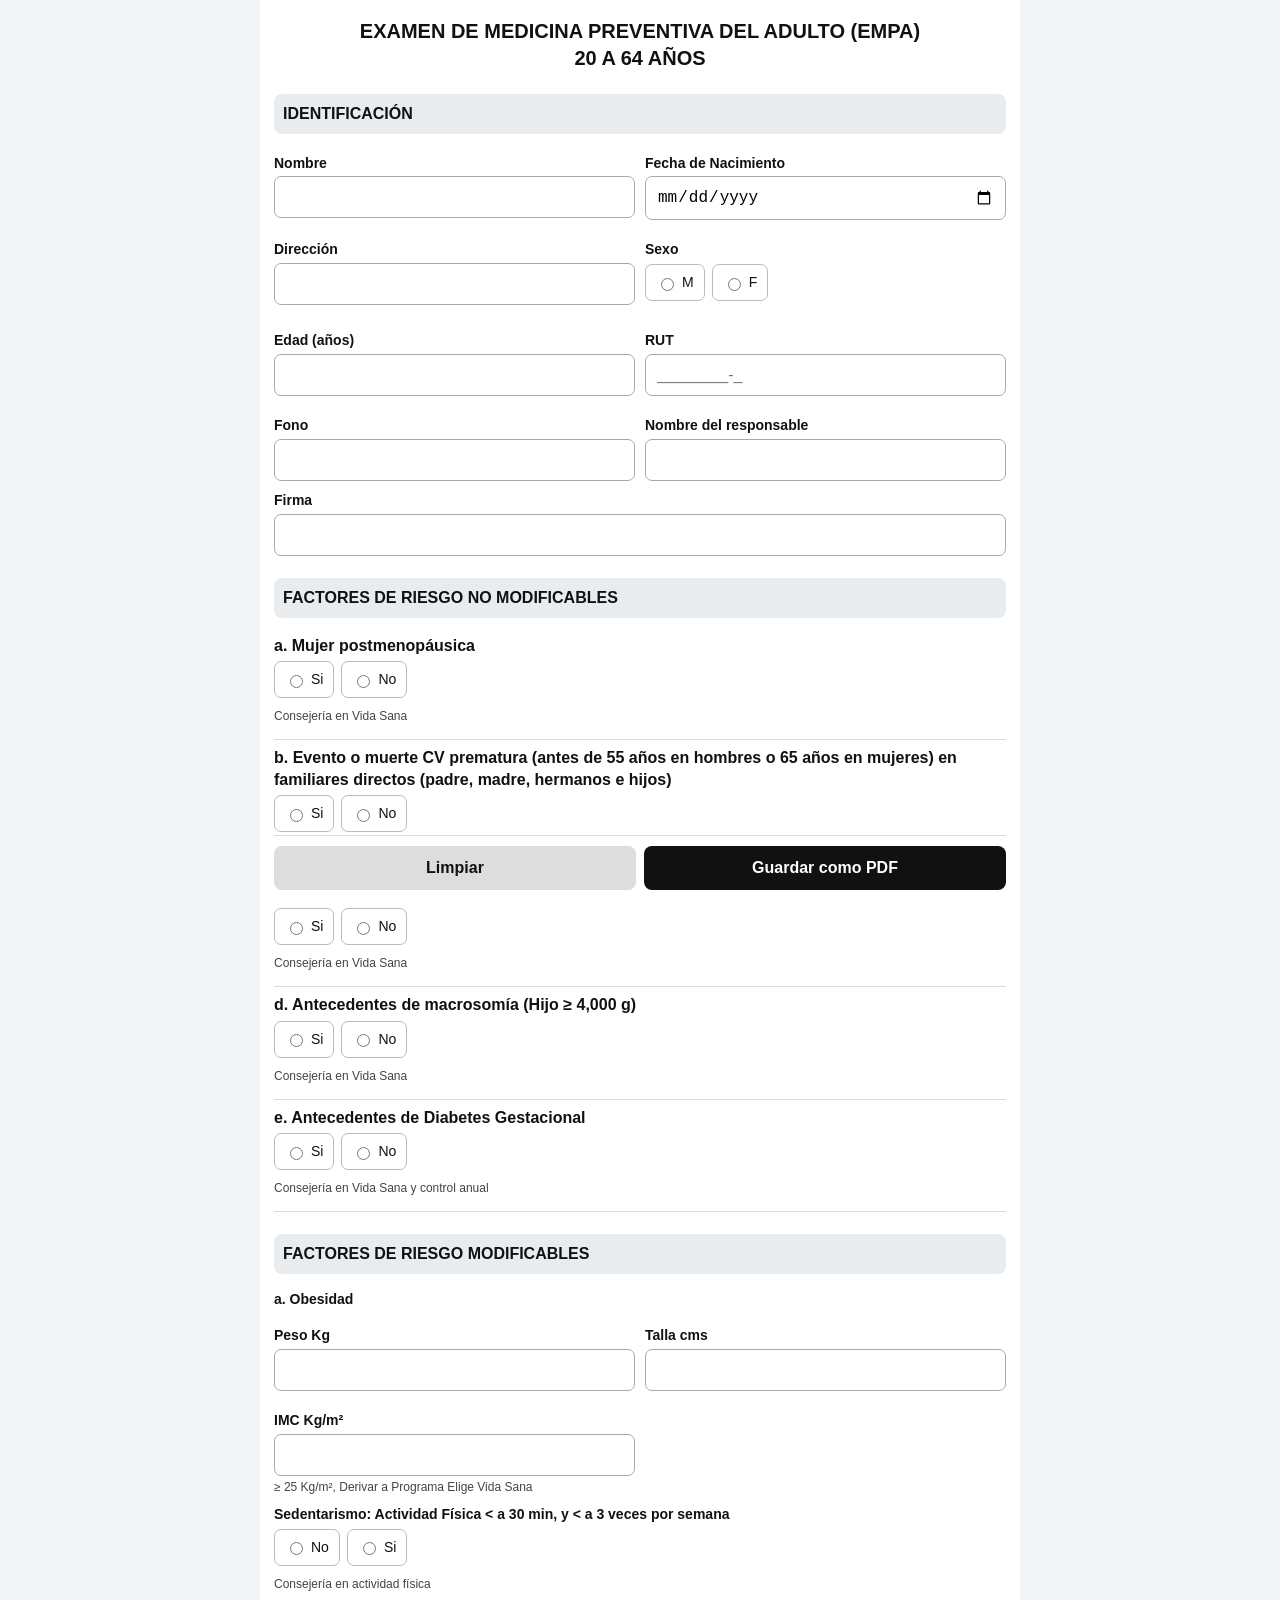
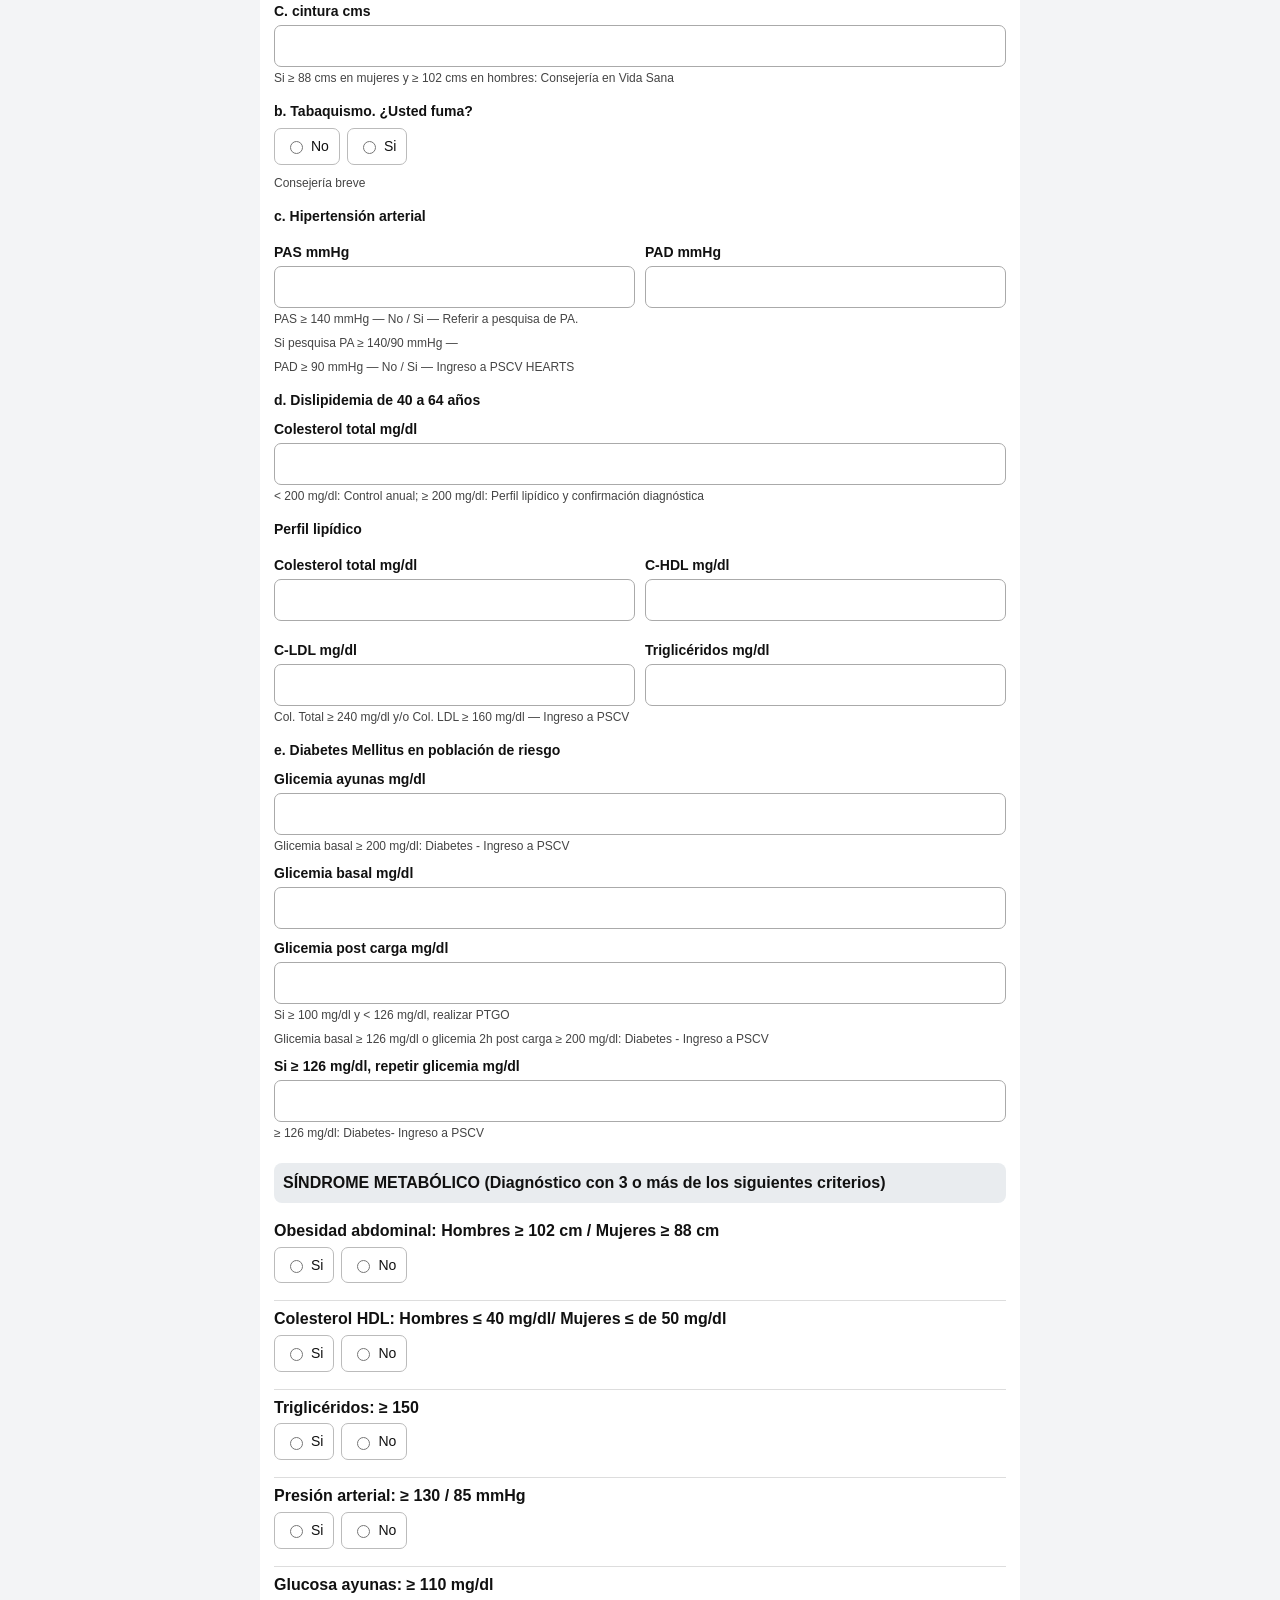
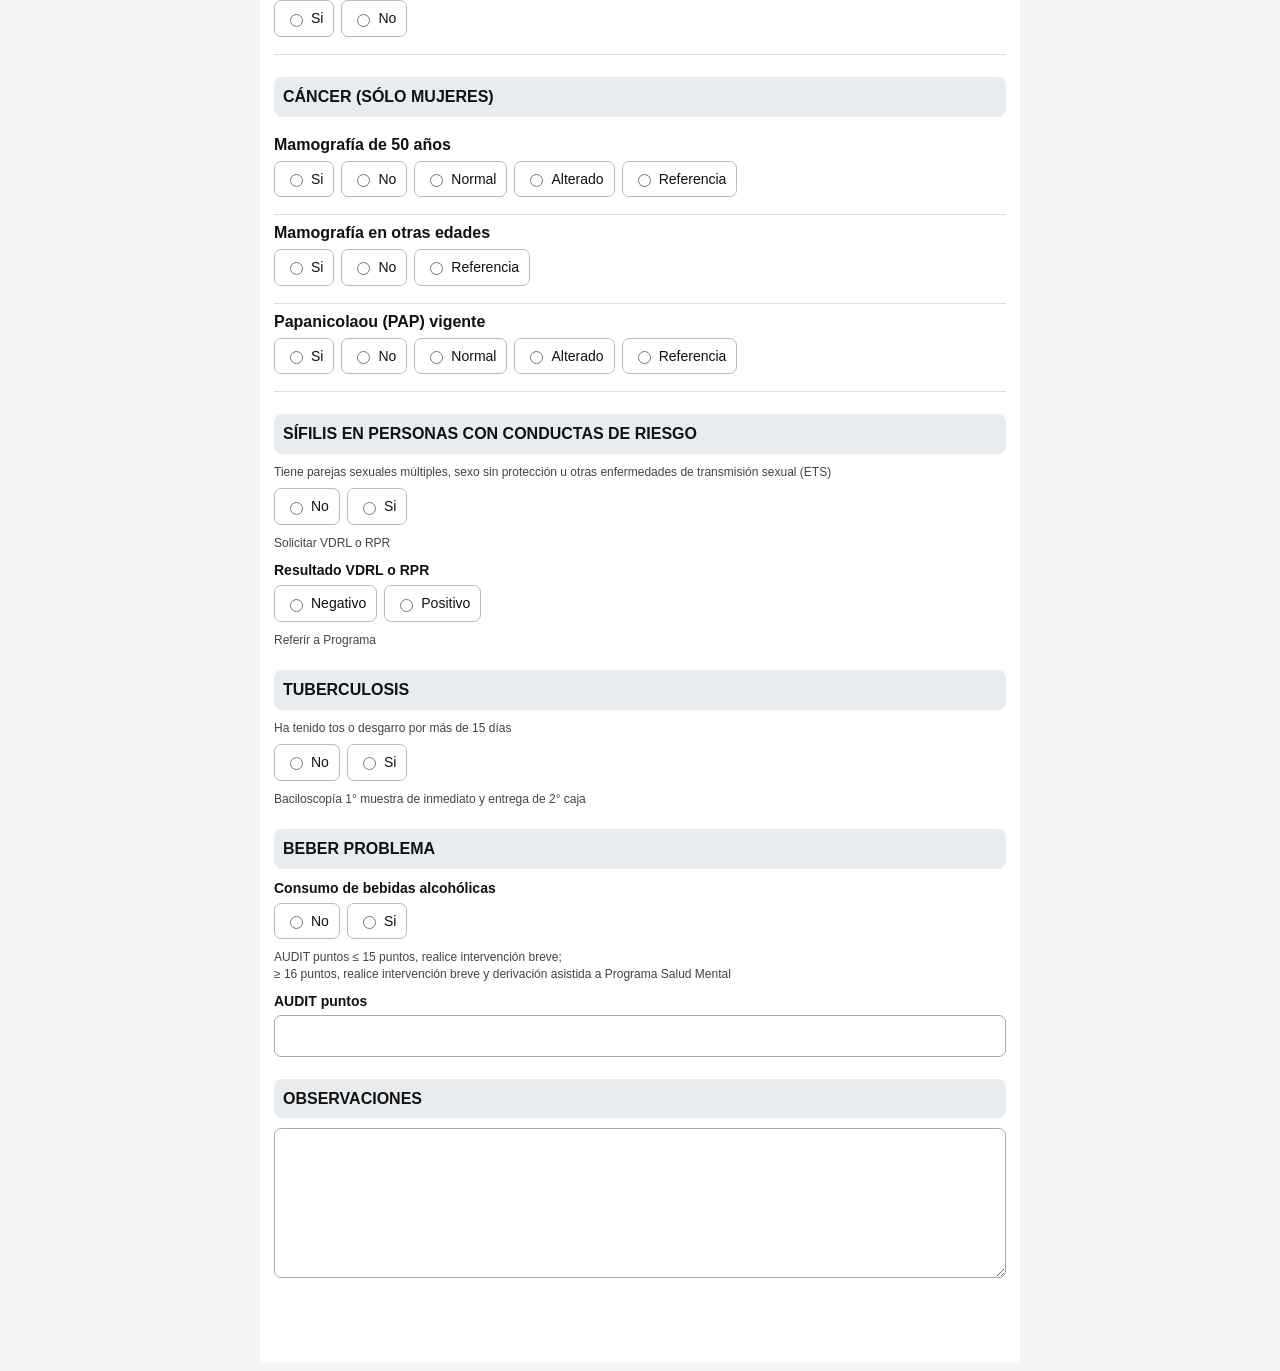
<file: EMPA_formulario_movil.html>
<!doctype html>
<html lang="es">
<head>
<meta charset="utf-8">
<meta name="viewport" content="width=device-width, initial-scale=1, viewport-fit=cover">
<title>EMPA 20 a 64 años</title>
<style>
*{box-sizing:border-box}
body{font-family:Arial,sans-serif;margin:0;background:#f3f4f6;color:#111;line-height:1.35}
main{max-width:760px;margin:auto;background:#fff;min-height:100vh;padding:14px}
h1{font-size:20px;text-align:center;margin:4px 0 18px}
h2{font-size:16px;margin:22px 0 10px;padding:9px;background:#e9ecef;border-radius:8px}
h3{font-size:14px;margin:16px 0 7px}
label{display:block;font-size:14px;font-weight:600;margin:10px 0 4px}
input,select,textarea{width:100%;font-size:16px;padding:11px;border:1px solid #aaa;border-radius:7px;background:#fff}
.grid{display:grid;grid-template-columns:1fr 1fr;gap:10px}
.choice{display:flex;gap:7px;align-items:center;flex-wrap:wrap;margin:5px 0 10px}
.choice label{display:inline-flex;align-items:center;gap:5px;font-weight:400;margin:0;padding:8px 10px;border:1px solid #bbb;border-radius:7px}
.choice input{width:auto}
.note{font-size:12px;color:#444;margin:3px 0 8px}
.row{border-bottom:1px solid #ddd;padding:7px 0}
.actions{position:sticky;bottom:0;background:#fff;padding:10px 0;border-top:1px solid #ddd;display:flex;gap:8px}
button{flex:1;padding:13px;border:0;border-radius:8px;font-size:16px;font-weight:700}
.save{background:#111;color:#fff}.clear{background:#ddd;color:#111}
@media print{
 body{background:#fff}.actions{display:none}main{max-width:none;padding:0}
 input,select,textarea{border:0;border-bottom:1px solid #999;border-radius:0;padding:4px}
 h2{background:#eee;break-after:avoid}
}
</style>
</head>
<body>
<main>
<!-- Se envuelve todo el examen en la etiqueta <form id="empaForm"> -->
<form id="empaForm">
<h1>EXAMEN DE MEDICINA PREVENTIVA DEL ADULTO (EMPA)<br>20 A 64 AÑOS</h1>

<h2>IDENTIFICACIÓN</h2>
<div class="grid">
<div><label>Nombre</label><input></div>
<div><label>Fecha de Nacimiento</label><input type="date"></div>
<div><label>Dirección</label><input></div>
<div><label>Sexo</label><div class="choice"><label><input type="radio" name="sexo"> M</label><label><input type="radio" name="sexo"> F</label></div></div>
<div><label>Edad (años)</label><input type="number"></div>
<div><label>RUT</label><input placeholder="________-_"></div>
<div><label>Fono</label><input type="tel"></div>
<div><label>Nombre del responsable</label><input></div>
</div>
<label>Firma</label><input>

<h2>FACTORES DE RIESGO NO MODIFICABLES</h2>
<div class="row"><b>a. Mujer postmenopáusica</b><div class="choice"><label><input type="radio" name="a"> Si</label><label><input type="radio" name="a"> No</label></div><div class="note">Consejería en Vida Sana</div></div>
<div class="row"><b>b. Evento o muerte CV prematura (antes de 55 años en hombres o 65 años en mujeres) en familiares directos (padre, madre, hermanos e hijos)</b><div class="choice"><label><input type="radio" name="b"> Si</label><label><input type="radio" name="b"> No</label></div><div class="note">Consejería en Vida Sana y control anual</div></div>
<div class="row"><b>c. Antecedentes familiares en 1° grado de Diabetes Mellitus</b><div class="choice"><label><input type="radio" name="c"> Si</label><label><input type="radio" name="c"> No</label></div><div class="note">Consejería en Vida Sana</div></div>
<div class="row"><b>d. Antecedentes de macrosomía (Hijo ≥ 4,000 g)</b><div class="choice"><label><input type="radio" name="d"> Si</label><label><input type="radio" name="d"> No</label></div><div class="note">Consejería en Vida Sana</div></div>
<div class="row"><b>e. Antecedentes de Diabetes Gestacional</b><div class="choice"><label><input type="radio" name="e"> Si</label><label><input type="radio" name="e"> No</label></div><div class="note">Consejería en Vida Sana y control anual</div></div>

<h2>FACTORES DE RIESGO MODIFICABLES</h2>
<h3>a. Obesidad</h3>
<div class="grid">
  <div><label>Peso Kg</label><input type="number" id="peso" step="0.1" oninput="calcularIMC()"></div>
  <div><label>Talla cms</label><input type="number" id="talla" oninput="calcularIMC()"></div>
  <div><label>IMC Kg/m²</label><input type="number" id="imc" step="0.1" readonly></div>
</div>
<div class="note">≥ 25 Kg/m², Derivar a Programa Elige Vida Sana</div>

<label>Sedentarismo: Actividad Física &lt; a 30 min, y &lt; a 3 veces por semana</label>
<div class="choice"><label><input type="radio" name="sed"> No</label><label><input type="radio" name="sed"> Si</label></div>
<div class="note">Consejería en actividad física</div>

<label>C. cintura cms</label><input type="number" step="0.1">
<div class="note">Si ≥ 88 cms en mujeres y ≥ 102 cms en hombres: Consejería en Vida Sana</div>

<h3>b. Tabaquismo. ¿Usted fuma?</h3>
<div class="choice"><label><input type="radio" name="tab"> No</label><label><input type="radio" name="tab"> Si</label></div>
<div class="note">Consejería breve</div>

<h3>c. Hipertensión arterial</h3>
<div class="grid"><div><label>PAS mmHg</label><input type="number"></div><div><label>PAD mmHg</label><input type="number"></div></div>
<div class="note">PAS ≥ 140 mmHg — No / Si — Referir a pesquisa de PA.</div>
<div class="note">Si pesquisa PA ≥ 140/90 mmHg —</div>
<div class="note">PAD ≥ 90 mmHg — No / Si — Ingreso a PSCV HEARTS</div>

<h3>d. Dislipidemia de 40 a 64 años</h3>
<label>Colesterol total mg/dl</label><input type="number">
<div class="note">&lt; 200 mg/dl: Control anual; ≥ 200 mg/dl: Perfil lipídico y confirmación diagnóstica</div>
<h3>Perfil lipídico</h3>
<div class="grid">
<div><label>Colesterol total mg/dl</label><input type="number"></div>
<div><label>C-HDL mg/dl</label><input type="number"></div>
<div><label>C-LDL mg/dl</label><input type="number"></div>
<div><label>Triglicéridos mg/dl</label><input type="number"></div>
</div>
<div class="note">Col. Total ≥ 240 mg/dl y/o Col. LDL ≥ 160 mg/dl — Ingreso a PSCV</div>

<h3>e. Diabetes Mellitus en población de riesgo</h3>
<label>Glicemia ayunas mg/dl</label><input type="number">
<div class="note">Glicemia basal ≥ 200 mg/dl: Diabetes - Ingreso a PSCV</div>
<label>Glicemia basal mg/dl</label><input type="number">
<label>Glicemia post carga mg/dl</label><input type="number">
<div class="note">Si ≥ 100 mg/dl y &lt; 126 mg/dl, realizar PTGO</div>
<div class="note">Glicemia basal ≥ 126 mg/dl o glicemia 2h post carga ≥ 200 mg/dl: Diabetes - Ingreso a PSCV</div>
<label>Si ≥ 126 mg/dl, repetir glicemia mg/dl</label><input type="number">
<div class="note">≥ 126 mg/dl: Diabetes- Ingreso a PSCV</div>

<h2>SÍNDROME METABÓLICO (Diagnóstico con 3 o más de los siguientes criterios)</h2>
<div class="row"><b>Obesidad abdominal: Hombres ≥ 102 cm / Mujeres ≥ 88 cm</b><div class="choice"><label><input type="radio" name="sm1"> Si</label><label><input type="radio" name="sm1"> No</label></div></div>
<div class="row"><b>Colesterol HDL: Hombres ≤ 40 mg/dl/ Mujeres ≤ de 50 mg/dl</b><div class="choice"><label><input type="radio" name="sm2"> Si</label><label><input type="radio" name="sm2"> No</label></div></div>
<div class="row"><b>Triglicéridos: ≥ 150</b><div class="choice"><label><input type="radio" name="sm3"> Si</label><label><input type="radio" name="sm3"> No</label></div></div>
<div class="row"><b>Presión arterial: ≥ 130 / 85 mmHg</b><div class="choice"><label><input type="radio" name="sm4"> Si</label><label><input type="radio" name="sm4"> No</label></div></div>
<div class="row"><b>Glucosa ayunas: ≥ 110 mg/dl</b><div class="choice"><label><input type="radio" name="sm5"> Si</label><label><input type="radio" name="sm5"> No</label></div></div>

<h2>CÁNCER (SÓLO MUJERES)</h2>
<div class="row"><b>Mamografía de 50 años</b><div class="choice"><label><input type="radio" name="mam1"> Si</label><label><input type="radio" name="mam1"> No</label><label><input type="radio" name="mam1"> Normal</label><label><input type="radio" name="mam1"> Alterado</label><label><input type="radio" name="mam1"> Referencia</label></div></div>
<div class="row"><b>Mamografía en otras edades</b><div class="choice"><label><input type="radio" name="mam2"> Si</label><label><input type="radio" name="mam2"> No</label><label><input type="radio" name="mam2"> Referencia</label></div></div>
<div class="row"><b>Papanicolaou (PAP) vigente</b><div class="choice"><label><input type="radio" name="pap"> Si</label><label><input type="radio" name="pap"> No</label><label><input type="radio" name="pap"> Normal</label><label><input type="radio" name="pap"> Alterado</label><label><input type="radio" name="pap"> Referencia</label></div></div>

<h2>SÍFILIS EN PERSONAS CON CONDUCTAS DE RIESGO</h2>
<div class="note">Tiene parejas sexuales múltiples, sexo sin protección u otras enfermedades de transmisión sexual (ETS)</div>
<div class="choice"><label><input type="radio" name="sif1"> No</label><label><input type="radio" name="sif1"> Si</label></div>
<div class="note">Solicitar VDRL o RPR</div>
<label>Resultado VDRL o RPR</label>
<div class="choice"><label><input type="radio" name="sif2"> Negativo</label><label><input type="radio" name="sif2"> Positivo</label></div>
<div class="note">Referir a Programa</div>

<h2>TUBERCULOSIS</h2>
<div class="note">Ha tenido tos o desgarro por más de 15 días</div>
<div class="choice"><label><input type="radio" name="tb"> No</label><label><input type="radio" name="tb"> Si</label></div>
<div class="note">Baciloscopía 1° muestra de inmediato y entrega de 2° caja</div>

<h2>BEBER PROBLEMA</h2>
<label>Consumo de bebidas alcohólicas</label>
<div class="choice"><label><input type="radio" name="alc"> No</label><label><input type="radio" name="alc"> Si</label></div>
<div class="note">AUDIT puntos ≤ 15 puntos, realice intervención breve;<br>≥ 16 puntos, realice intervención breve y derivación asistida a Programa Salud Mental</div>
<label>AUDIT puntos</label><input type="number">

<h2>OBSERVACIONES</h2>
<textarea rows="7"></textarea>

<div class="actions">
<button class="clear" type="reset">Limpiar</button>
<button class="save" type="button" onclick="window.print()">Guardar como PDF</button>
</div>
</form>
</main>

<script>
function calcularIMC() {
  const peso = parseFloat(document.getElementById('peso').value);
  const tallaCms = parseFloat(document.getElementById('talla').value);
  const campoIMC = document.getElementById('imc');

  if (peso > 0 && tallaCms > 0) {
    const tallaM = tallaCms / 100;
    const imc = peso / (tallaM * tallaM);
    campoIMC.value = imc.toFixed(1);
  } else {
    campoIMC.value = '';
  }
}
</script>
</body>
</html>
</file>
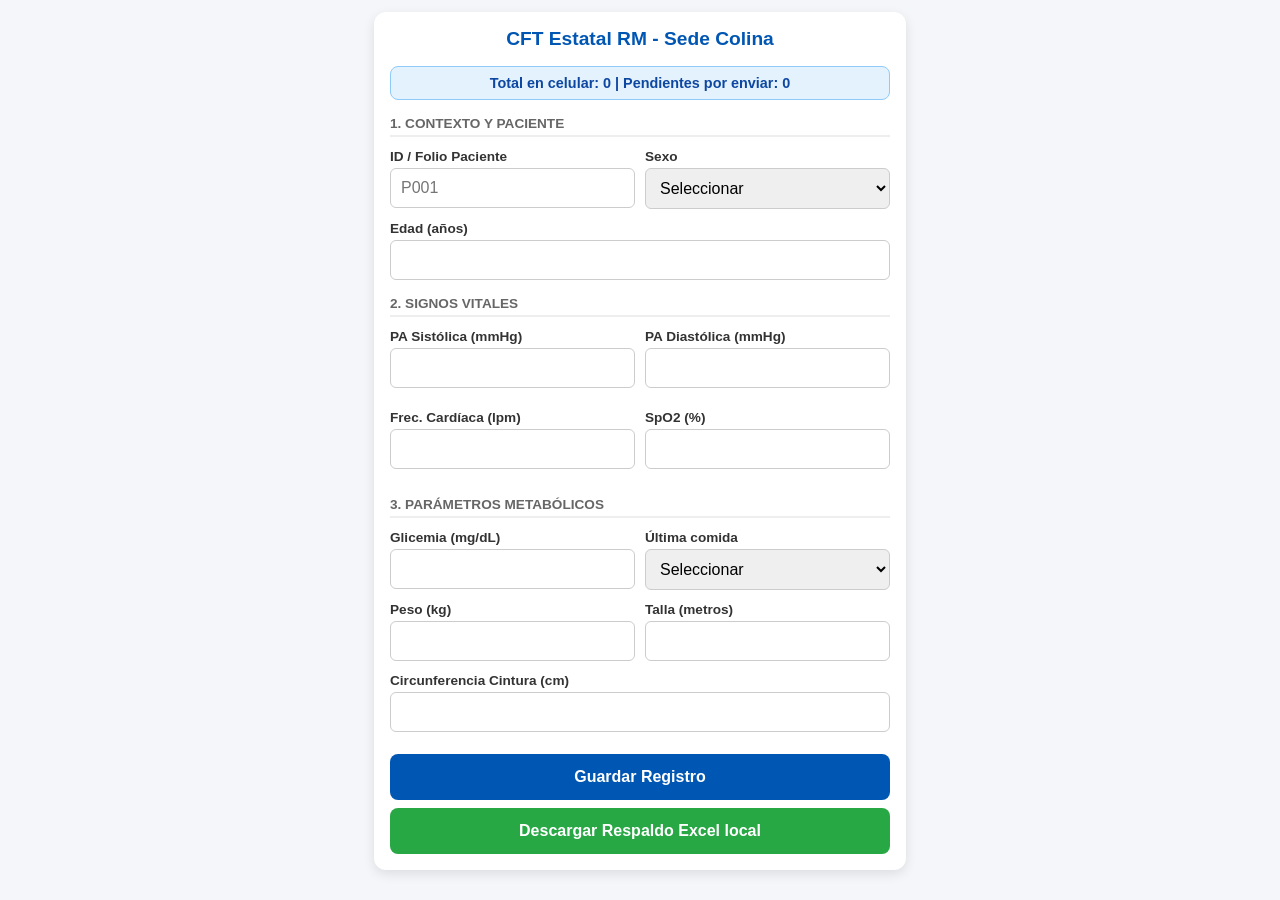
<file: gemini-code-1790636966187.html>
<!DOCTYPE html>
<html lang="es">
<head>
  <meta charset="UTF-8">
  <meta name="viewport" content="width=device-width, initial-scale=1.0">
  <title>Registro Operativo de Salud - CFT Estatal RM</title>
  <style>
    :root {
      --primary: #0056b3;
      --bg: #f4f6f9;
      --card: #ffffff;
      --text: #333333;
      --success: #28a745;
      --warning: #ffc107;
      --danger: #dc3545;
    }
    body {
      font-family: -apple-system, BlinkMacSystemFont, "Segoe UI", Roboto, Helvetica, Arial, sans-serif;
      background-color: var(--bg);
      color: var(--text);
      margin: 0;
      padding: 12px;
    }
    .container {
      max-width: 500px;
      margin: 0 auto;
      background: var(--card);
      border-radius: 12px;
      padding: 16px;
      box-shadow: 0 4px 12px rgba(0,0,0,0.1);
    }
    h2 {
      color: var(--primary);
      text-align: center;
      margin-top: 0;
      font-size: 1.2rem;
    }
    .counter-box {
      background: #e3f2fd;
      border: 1px solid #90caf9;
      border-radius: 8px;
      padding: 8px;
      text-align: center;
      font-weight: bold;
      color: #0d47a1;
      margin-bottom: 16px;
      font-size: 0.9rem;
    }
    .section-title {
      font-size: 0.85rem;
      font-weight: bold;
      text-transform: uppercase;
      color: #666;
      border-bottom: 2px solid #eee;
      padding-bottom: 4px;
      margin-top: 16px;
      margin-bottom: 12px;
    }
    .form-group {
      margin-bottom: 12px;
    }
    label {
      display: block;
      font-size: 0.85rem;
      font-weight: 600;
      margin-bottom: 4px;
    }
    input, select {
      width: 100%;
      padding: 10px;
      border: 1px solid #ccc;
      border-radius: 6px;
      box-sizing: border-box;
      font-size: 1rem;
    }
    .grid-2 {
      display: grid;
      grid-template-columns: 1fr 1fr;
      gap: 10px;
    }
    .folio-warning, .talla-warning {
      color: #856404;
      background-color: #fff3cd;
      border: 1px solid #ffeeba;
      padding: 6px 10px;
      border-radius: 6px;
      font-size: 0.8rem;
      margin-top: 4px;
      display: none;
    }
    .pa-status {
      padding: 6px 10px;
      border-radius: 6px;
      font-size: 0.85rem;
      font-weight: bold;
      text-align: center;
      margin-top: 4px;
      display: none;
    }
    .pa-normal { background-color: #d4edda; color: #155724; border: 1px solid #c3e6cb; }
    .pa-elevada { background-color: #fff3cd; color: #856404; border: 1px solid #ffeeba; }
    .pa-alta { background-color: #f8d7da; color: #721c24; border: 1px solid #f5c6cb; }

    .alert-box {
      background: #f8f9fa;
      border: 1px solid #dee2e6;
      padding: 10px;
      border-radius: 6px;
      margin-top: 8px;
      font-size: 0.9rem;
      line-height: 1.4;
    }
    .btn {
      width: 100%;
      padding: 14px;
      border: none;
      border-radius: 8px;
      font-size: 1rem;
      font-weight: bold;
      cursor: pointer;
      margin-top: 10px;
    }
    .btn-submit {
      background-color: var(--primary);
      color: white;
    }
    .btn-sync {
      background-color: var(--warning);
      color: #212529;
    }
    .btn-export {
      background-color: var(--success);
      color: white;
      margin-top: 8px;
    }
  </style>
</head>
<body>

<div class="container">
  <h2>CFT Estatal RM - Sede Colina</h2>
  <div class="counter-box" id="counter">Cargando estado...</div>

  <form id="healthForm">
    <div class="section-title">1. Contexto y Paciente</div>
    <div class="grid-2">
      <div class="form-group">
        <label>ID / Folio Paciente</label>
        <input type="text" id="folio" placeholder="P001" required oninput="verificarFolioExistente()">
        <div id="folioWarning" class="folio-warning">⚠️ Este folio ya fue guardado en este celular. Revisa si es el número correcto.</div>
      </div>
      <div class="form-group">
        <label>Sexo</label>
        <select id="sexo" required onchange="calcularBiometria()">
          <option value="">Seleccionar</option>
          <option value="Femenino">Femenino</option>
          <option value="Masculino">Masculino</option>
          <option value="Otro">Otro</option>
        </select>
      </div>
    </div>
    <div class="form-group">
      <label>Edad (años)</label>
      <input type="number" id="edad" required>
    </div>

    <div class="section-title">2. Signos Vitales</div>
    <div class="grid-2">
      <div class="form-group">
        <label>PA Sistólica (mmHg)</label>
        <input type="number" id="paSistolica" oninput="evaluarPresion()">
      </div>
      <div class="form-group">
        <label>PA Diastólica (mmHg)</label>
        <input type="number" id="paDiastolica" oninput="evaluarPresion()">
      </div>
    </div>
    <div id="paStatus" class="pa-status"></div>

    <div class="grid-2" style="margin-top: 10px;">
      <div class="form-group">
        <label>Frec. Cardíaca (lpm)</label>
        <input type="number" id="fc">
      </div>
      <div class="form-group">
        <label>SpO2 (%)</label>
        <input type="number" id="spo2">
      </div>
    </div>

    <div class="section-title">3. Parámetros Metabólicos</div>
    <div class="grid-2">
      <div class="form-group">
        <label>Glicemia (mg/dL)</label>
        <input type="number" id="glicemia">
      </div>
      <div class="form-group">
        <label>Última comida</label>
        <select id="ayuno">
          <option value="">Seleccionar</option>
          <option value="Ayuno (>=8 hrs)">Ayuno (≥8 hrs)</option>
          <option value="Hace menos de 2 hrs">Hace menos de 2 hrs</option>
          <option value="Hace más de 2 hrs">Hace más de 2 hrs</option>
          <option value="No sabe">No sabe</option>
        </select>
      </div>
    </div>

    <div class="grid-2">
      <div class="form-group">
        <label>Peso (kg)</label>
        <input type="number" step="0.1" id="peso" oninput="calcularBiometria()">
      </div>
      <div class="form-group">
        <label>Talla (metros)</label>
        <input type="number" step="0.01" id="talla" oninput="evaluarTalla(); calcularBiometria();">
        <div id="tallaWarning" class="talla-warning">⚠️ Revisa la talla: debe ingresarse en metros (ej: 1.65 en vez de 165).</div>
      </div>
    </div>
    <div class="form-group">
      <label>Circunferencia Cintura (cm)</label>
      <input type="number" id="cintura" oninput="calcularBiometria()">
    </div>

    <!-- Asistente de Cálculo Educativo -->
    <div id="resultadoBiometria" class="alert-box" style="display:none;">
      <strong>Asistente Educativo:</strong>
      <div id="textIMC">IMC: -</div>
      <div id="textCintura">Riesgo Cintura: -</div>
    </div>

    <button type="submit" class="btn btn-submit" id="btnGuardar">Guardar Registro</button>
  </form>

  <button class="btn btn-sync" id="btnSync" onclick="sincronizarPendientes()" style="display:none;">Sincronizar Pendientes a Google Sheets</button>
  <button class="btn btn-export" onclick="exportarCSV()">Descargar Respaldo Excel local</button>
</div>

<script>
  const GOOGLE_SCRIPT_URL = "https://script.google.com/macros/s/AKfycbyCghtK56KEEUXxIgx2U37BAlAP_u8gWtjm6HIIyR0qmZfIFfVHzDQX1jEvQJkeDvHI/exec";

  let registros = JSON.parse(localStorage.getItem('operativoSaludData')) || [];

  function actualizarEstado() {
    const pendientes = registros.filter(r => !r.sincronizado).length;
    document.getElementById('counter').innerText = `Total en celular: ${registros.length} | Pendientes por enviar: ${pendientes}`;
    document.getElementById('btnSync').style.display = pendientes > 0 ? "block" : "none";
  }

  function verificarFolioExistente() {
    const val = document.getElementById('folio').value.trim().toLowerCase();
    const warning = document.getElementById('folioWarning');
    if (!val) {
      warning.style.display = "none";
      return;
    }
    const existe = registros.some(r => r.folio.trim().toLowerCase() === val);
    warning.style.display = existe ? "block" : "none";
  }

  function evaluarTalla() {
    const val = parseFloat(document.getElementById('talla').value);
    const warning = document.getElementById('tallaWarning');
    if (!isNaN(val) && (val < 0.5 || val > 2.5)) {
      warning.style.display = "block";
    } else {
      warning.style.display = "none";
    }
  }

  function evaluarPresion() {
    const sis = parseInt(document.getElementById('paSistolica').value);
    const dia = parseInt(document.getElementById('paDiastolica').value);
    const statusBox = document.getElementById('paStatus');

    if (!isNaN(sis) && !isNaN(dia)) {
      statusBox.style.display = "block";
      statusBox.className = "pa-status";

      if (sis < 120 && dia < 80) {
        statusBox.classList.add("pa-normal");
        statusBox.innerText = "🟢 Presión Arterial Normal";
      } else if ((sis >= 120 && sis <= 139) || (dia >= 80 && dia <= 89)) {
        statusBox.classList.add("pa-elevada");
        statusBox.innerText = "🟡 Presión Arterial Elevada / Alerta";
      } else if (sis >= 140 || dia >= 90) {
        statusBox.classList.add("pa-alta");
        statusBox.innerText = "🔴 Presión Arterial Alta";
      }
    } else {
      statusBox.style.display = "none";
    }
  }

  function calcularBiometria() {
    const peso = parseFloat(document.getElementById('peso').value);
    let talla = parseFloat(document.getElementById('talla').value);
    const cintura = parseFloat(document.getElementById('cintura').value);
    const sexo = document.getElementById('sexo').value;
    const box = document.getElementById('resultadoBiometria');

    let htmlIMC = "IMC: Incompleto";
    let htmlCintura = "Riesgo Cintura: Incompleto";

    // Si ingresan 165 cm en vez de 1.65 m para la fórmula del IMC
    if (talla > 3) talla = talla / 100;

    if (peso > 0 && talla > 0) {
      let imcVal = (peso / (talla * talla)).toFixed(1);
      let estado = "";
      let colorStyle = "";

      if (imcVal < 18.5) {
        estado = "Bajo peso";
        colorStyle = "color: #0275d8; font-weight: bold;";
      } else if (imcVal < 25) {
        estado = "Normopeso";
        colorStyle = "color: #28a745; font-weight: bold;";
      } else if (imcVal < 30) {
        estado = "Sobrepeso";
        colorStyle = "color: #d39e00; font-weight: bold;";
      } else if (imcVal < 35) {
        estado = "Obesidad Grado I";
        colorStyle = "color: #dc3545; font-weight: bold;";
      } else if (imcVal < 40) {
        estado = "Obesidad Grado II";
        colorStyle = "color: #dc3545; font-weight: bold;";
      } else {
        estado = "Obesidad Grado III";
        colorStyle = "color: #dc3545; font-weight: bold;";
      }

      htmlIMC = `IMC: <span style="${colorStyle}">${imcVal} (${estado})</span>`;
    }

    if (cintura > 0 && sexo) {
      if (sexo === "Femenino") {
        if (cintura >= 88) {
          htmlCintura = `Riesgo Cintura: <span style="color: #dc3545; font-weight: bold;">🔴 Muy Alto (≥88 cm)</span>`;
        } else if (cintura >= 80) {
          htmlCintura = `Riesgo Cintura: <span style="color: #d39e00; font-weight: bold;">🟡 Aumentado (≥80 cm)</span>`;
        } else {
          htmlCintura = `Riesgo Cintura: <span style="color: #28a745; font-weight: bold;">🟢 Normal (<80 cm)</span>`;
        }
      } else if (sexo === "Masculino") {
        if (cintura >= 102) {
          htmlCintura = `Riesgo Cintura: <span style="color: #dc3545; font-weight: bold;">🔴 Muy Alto (≥102 cm)</span>`;
        } else if (cintura >= 94) {
          htmlCintura = `Riesgo Cintura: <span style="color: #d39e00; font-weight: bold;">🟡 Aumentado (≥94 cm)</span>`;
        } else {
          htmlCintura = `Riesgo Cintura: <span style="color: #28a745; font-weight: bold;">🟢 Normal (<94 cm)</span>`;
        }
      } else {
        htmlCintura = `Riesgo Cintura: Registrado`;
      }
    }

    box.style.display = (peso || talla || cintura) ? "block" : "none";
    document.getElementById('textIMC').innerHTML = htmlIMC;
    document.getElementById('textCintura').innerHTML = htmlCintura;
  }

  async function enviarAGoogle(registro) {
    if (!GOOGLE_SCRIPT_URL) return false;
    try {
      await fetch(GOOGLE_SCRIPT_URL, {
        method: "POST",
        mode: "no-cors",
        headers: { "Content-Type": "application/json" },
        body: JSON.stringify(registro)
      });
      return true;
    } catch (e) {
      return false;
    }
  }

  document.getElementById('healthForm').addEventListener('submit', async function(e) {
    e.preventDefault();

    const folioIngresado = document.getElementById('folio').value.trim();
    const existe = registros.some(r => r.folio.trim().toLowerCase() === folioIngresado.toLowerCase());

    if (existe) {
      const confirmar = confirm(`¡Hola! El folio "${folioIngresado}" ya fue registrado antes en este celular.\n\n¿Deseas guardarlo de todas formas o prefieres cancelar para corregir el número?`);
      if (!confirmar) {
        return;
      }
    }

    const btn = document.getElementById('btnGuardar');
    btn.disabled = true;
    btn.innerText = "Guardando...";

    const peso = parseFloat(document.getElementById('peso').value);
    let talla = parseFloat(document.getElementById('talla').value);
    if (talla > 3) talla = talla / 100;
    
    let imc = (peso > 0 && talla > 0) ? (peso / (talla * talla)).toFixed(1) : "";

    const nuevoRegistro = {
      fechaHora: new Date().toLocaleString("es-CL"),
      folio: folioIngresado,
      sexo: document.getElementById('sexo').value,
      edad: document.getElementById('edad').value,
      paSistolica: document.getElementById('paSistolica').value,
      paDiastolica: document.getElementById('paDiastolica').value,
      fc: document.getElementById('fc').value,
      spo2: document.getElementById('spo2').value,
      glicemia: document.getElementById('glicemia').value,
      ayuno: document.getElementById('ayuno').value,
      peso: document.getElementById('peso').value,
      talla: document.getElementById('talla').value,
      imc: imc,
      cintura: document.getElementById('cintura').value,
      sincronizado: false
    };

    let enviado = await enviarAGoogle(nuevoRegistro);
    if (enviado) nuevoRegistro.sincronizado = true;

    registros.push(nuevoRegistro);
    localStorage.setItem('operativoSaludData', JSON.stringify(registros));
    
    actualizarEstado();
    alert(`Registro ${nuevoRegistro.folio} guardado ${enviado ? 'y enviado a Google Sheets.' : 'en el celular (sin conexión).'}`);

    document.getElementById('healthForm').reset();
    document.getElementById('resultadoBiometria').style.display = "none";
    document.getElementById('paStatus').style.display = "none";
    document.getElementById('folioWarning').style.display = "none";
    document.getElementById('tallaWarning').style.display = "none";
    btn.disabled = false;
    btn.innerText = "Guardar Registro";
  });

  async function sincronizarPendientes() {
    const btn = document.getElementById('btnSync');
    btn.disabled = true;
    btn.innerText = "Sincronizando...";

    for (let r of registros) {
      if (!r.sincronizado) {
        let enviado = await enviarAGoogle(r);
        if (enviado) r.sincronizado = true;
      }
    }

    localStorage.setItem('operativoSaludData', JSON.stringify(registros));
    actualizarEstado();
    btn.disabled = false;
    alert("Proceso de sincronización finalizado.");
  }

  function exportarCSV() {
    if (registros.length === 0) return alert("No hay datos.");
    let csv = "\uFEFFFecha_Hora;ID_Folio;Sexo;Edad;PA_Sistolica;PA_Diastolica;FC;SpO2;Glicemia;Ayuno;Peso_kg;Talla_m;IMC;Cintura_cm\n";
    registros.forEach(r => {
      csv += `"${r.fechaHora}";"${r.folio}";"${r.sexo}";${r.edad};${r.paSistolica};${r.paDiastolica};${r.fc};${r.spo2};${r.glicemia};"${r.ayuno}";${r.peso};${r.talla};${r.imc};${r.cintura}\n`;
    });
    const blob = new Blob([csv], { type: 'text/csv;charset=utf-8;' });
    const link = document.createElement("a");
    link.href = URL.createObjectURL(blob);
    link.download = `Operativo_Salud_${new Date().toISOString().slice(0,10)}.csv`;
    link.click();
  }

  actualizarEstado();
</script>
</body>
</html>
</file>
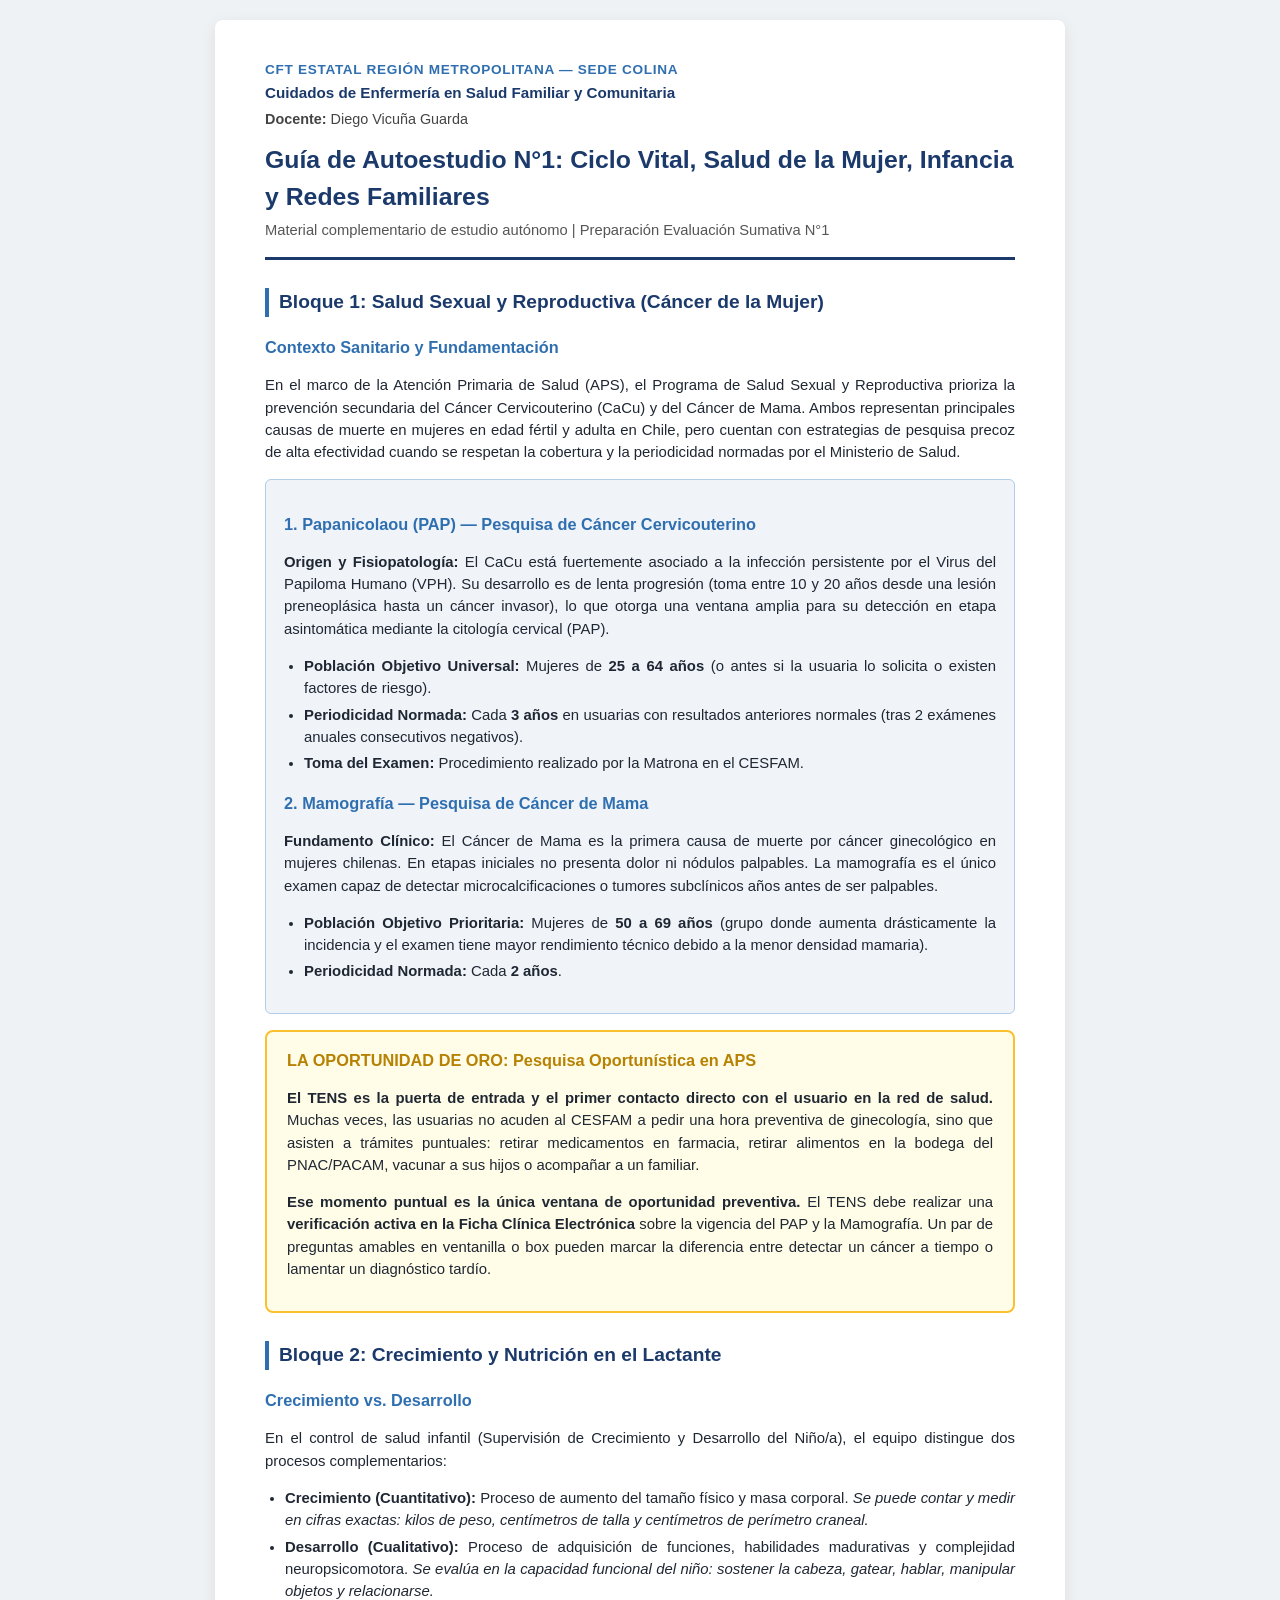
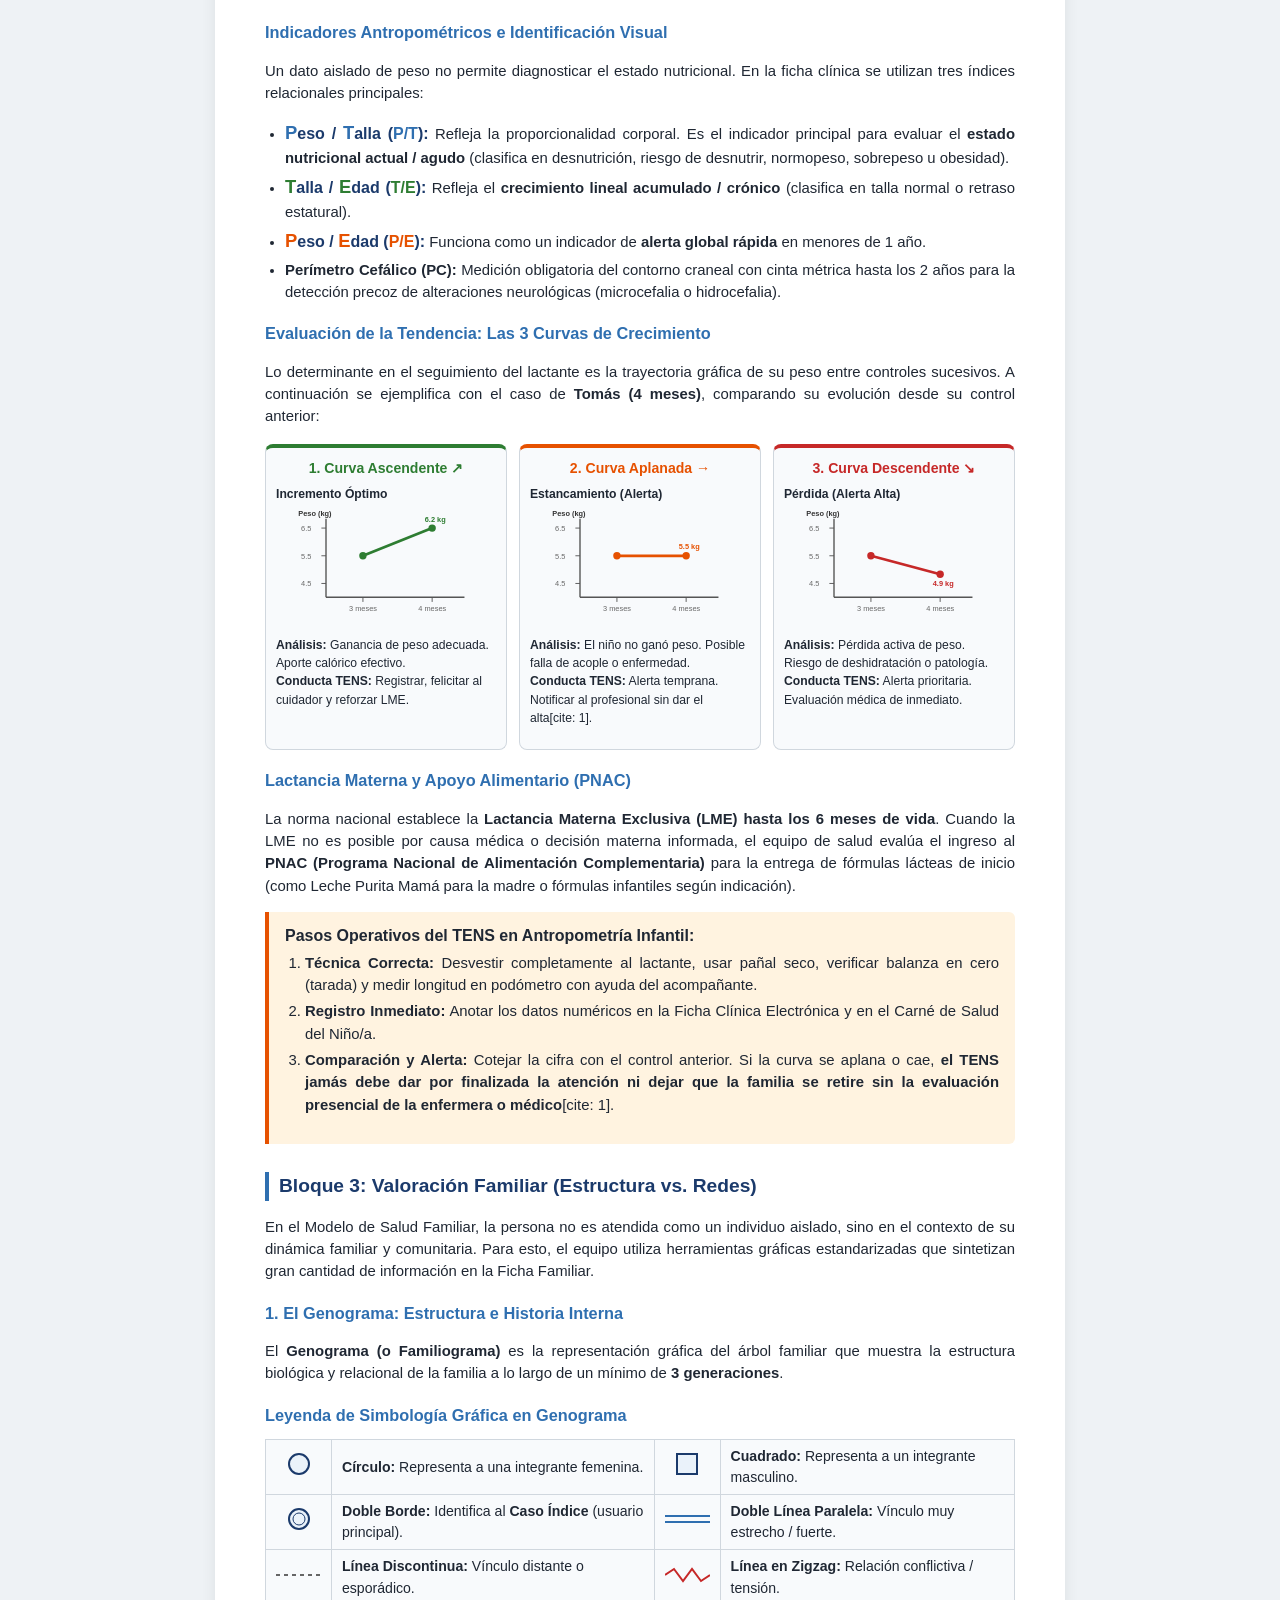
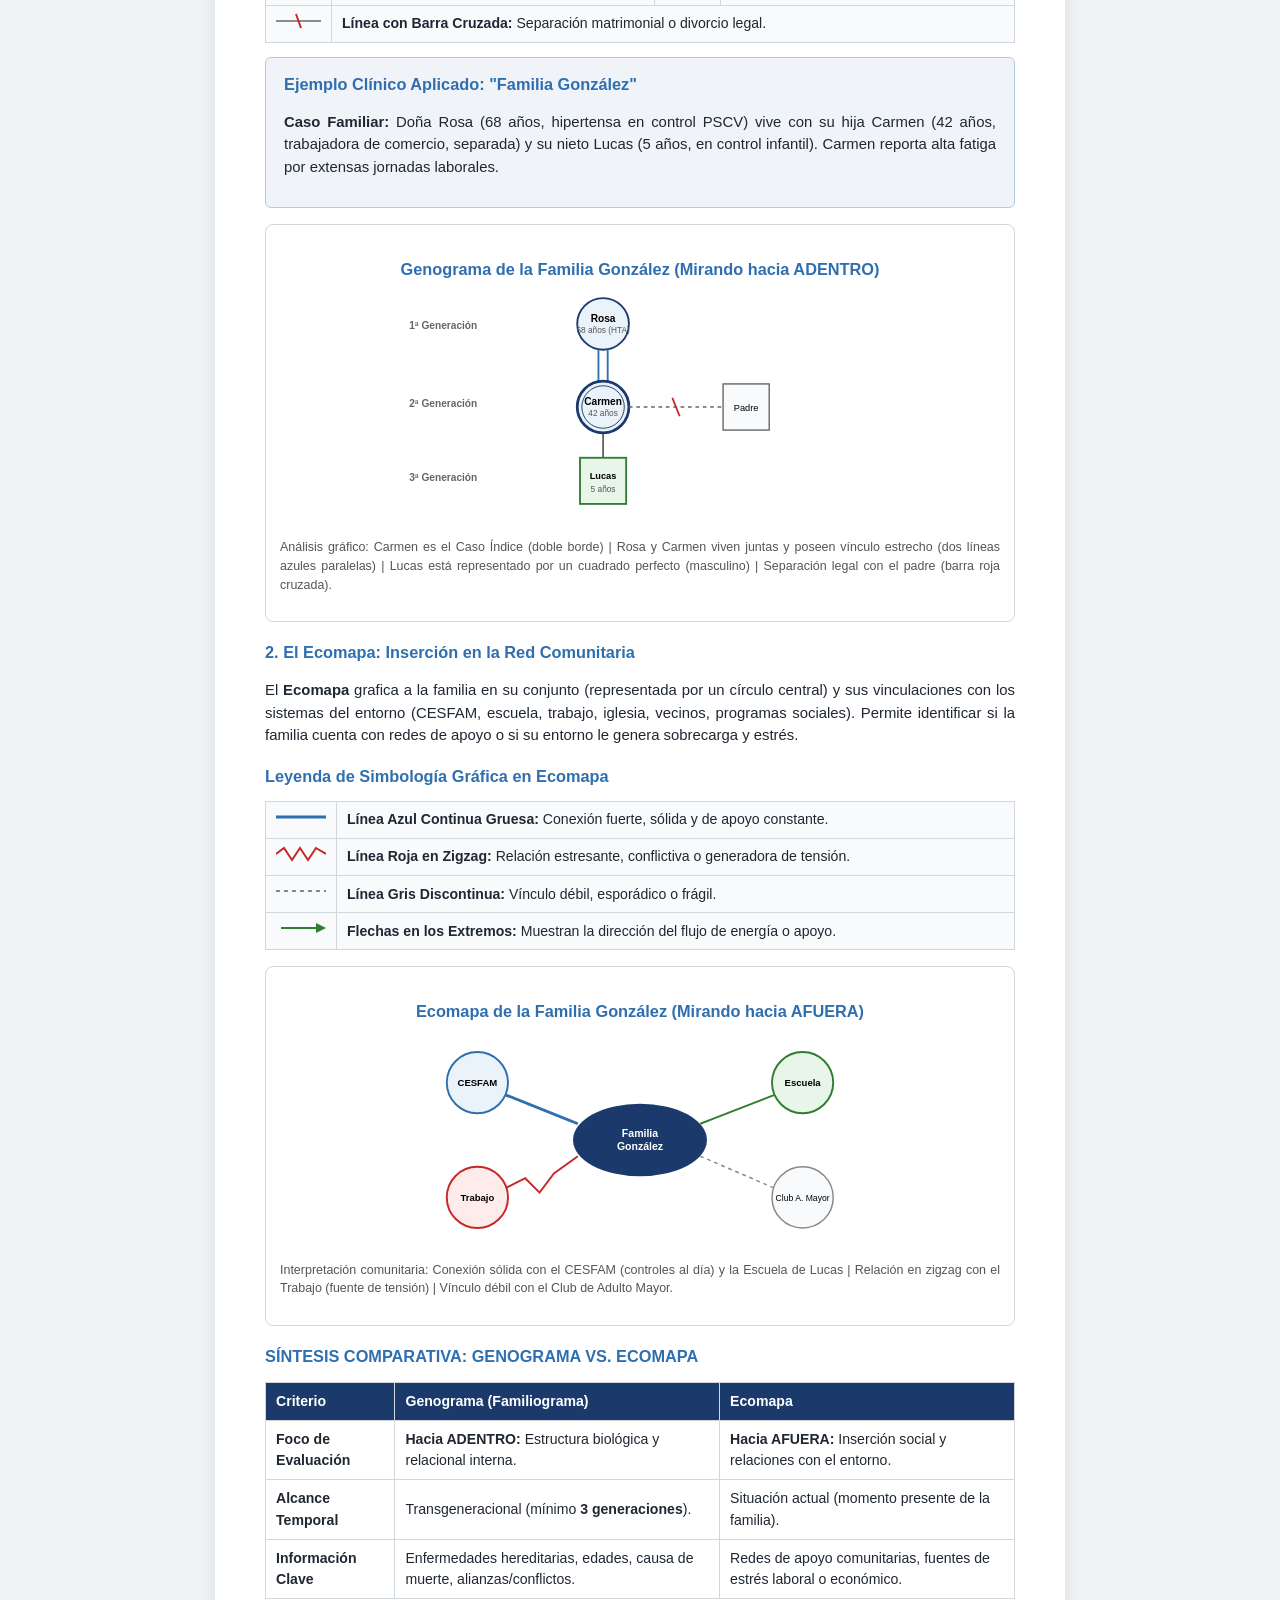
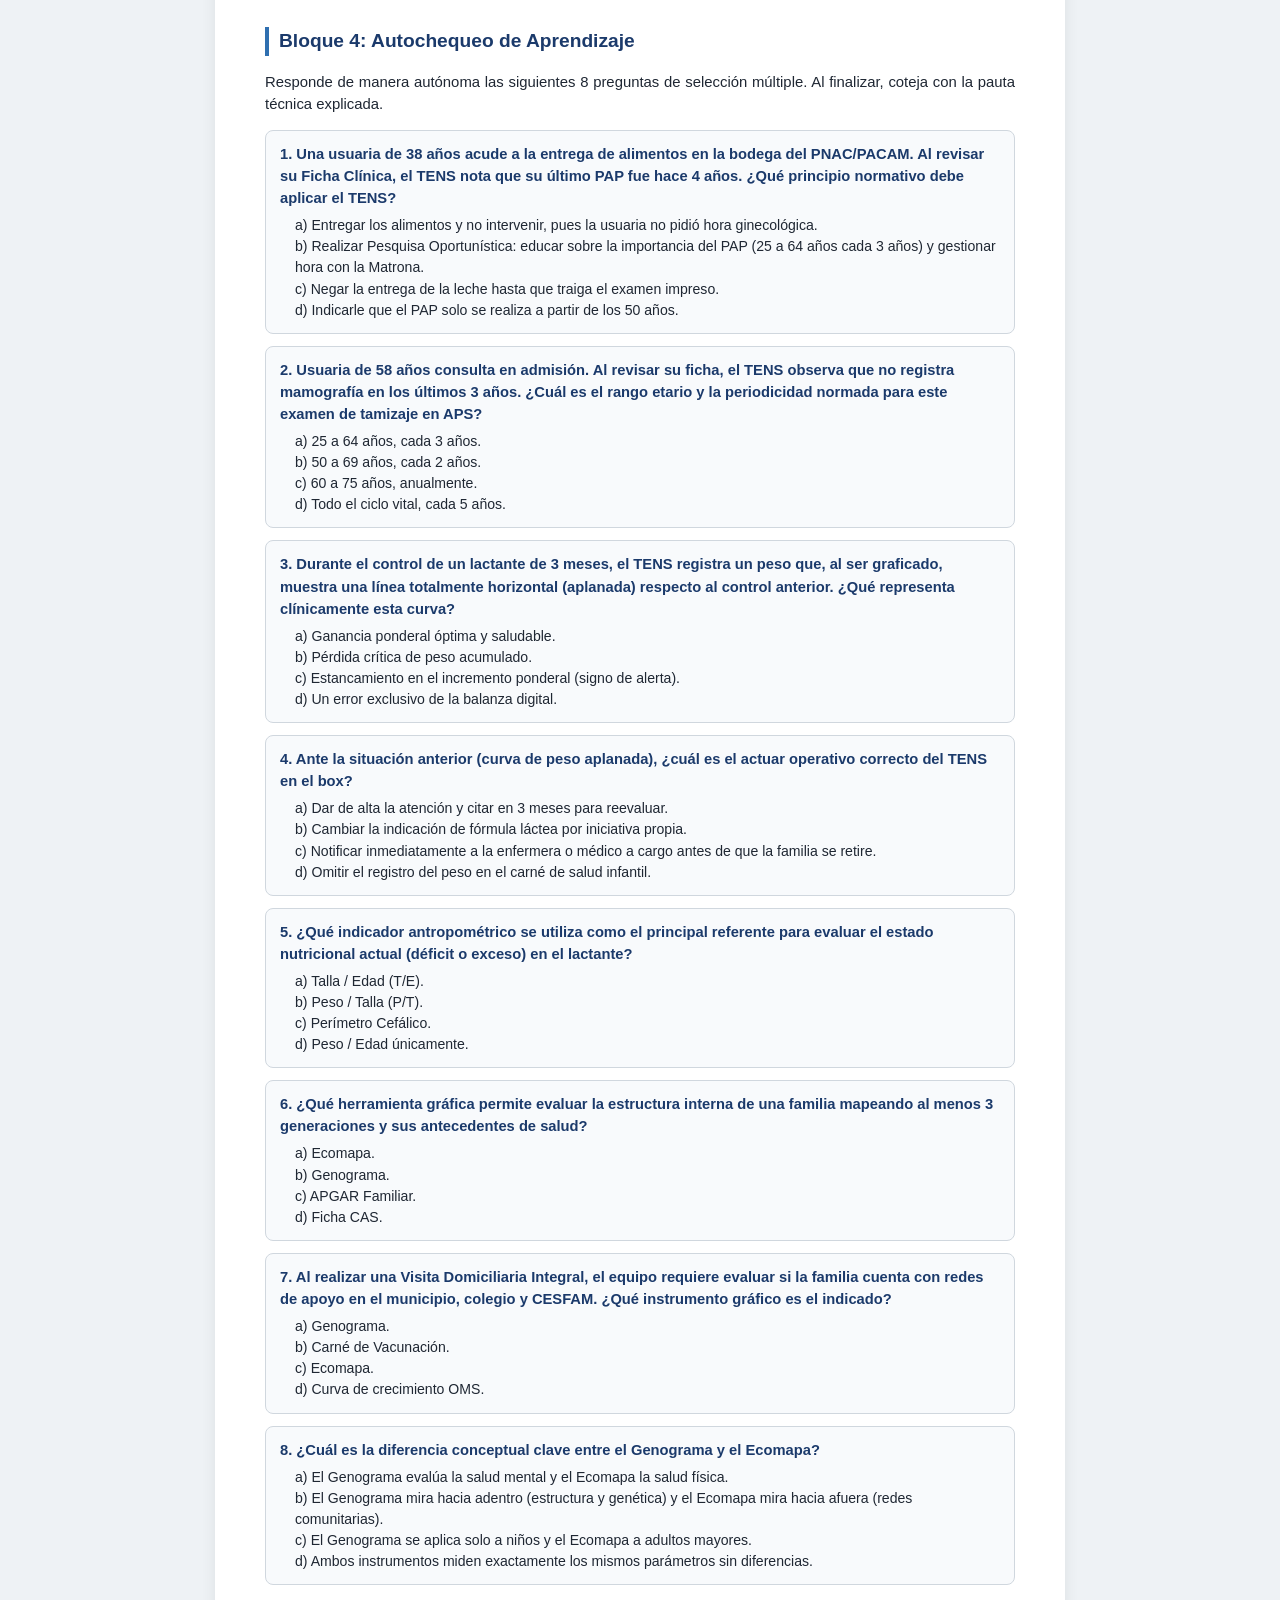
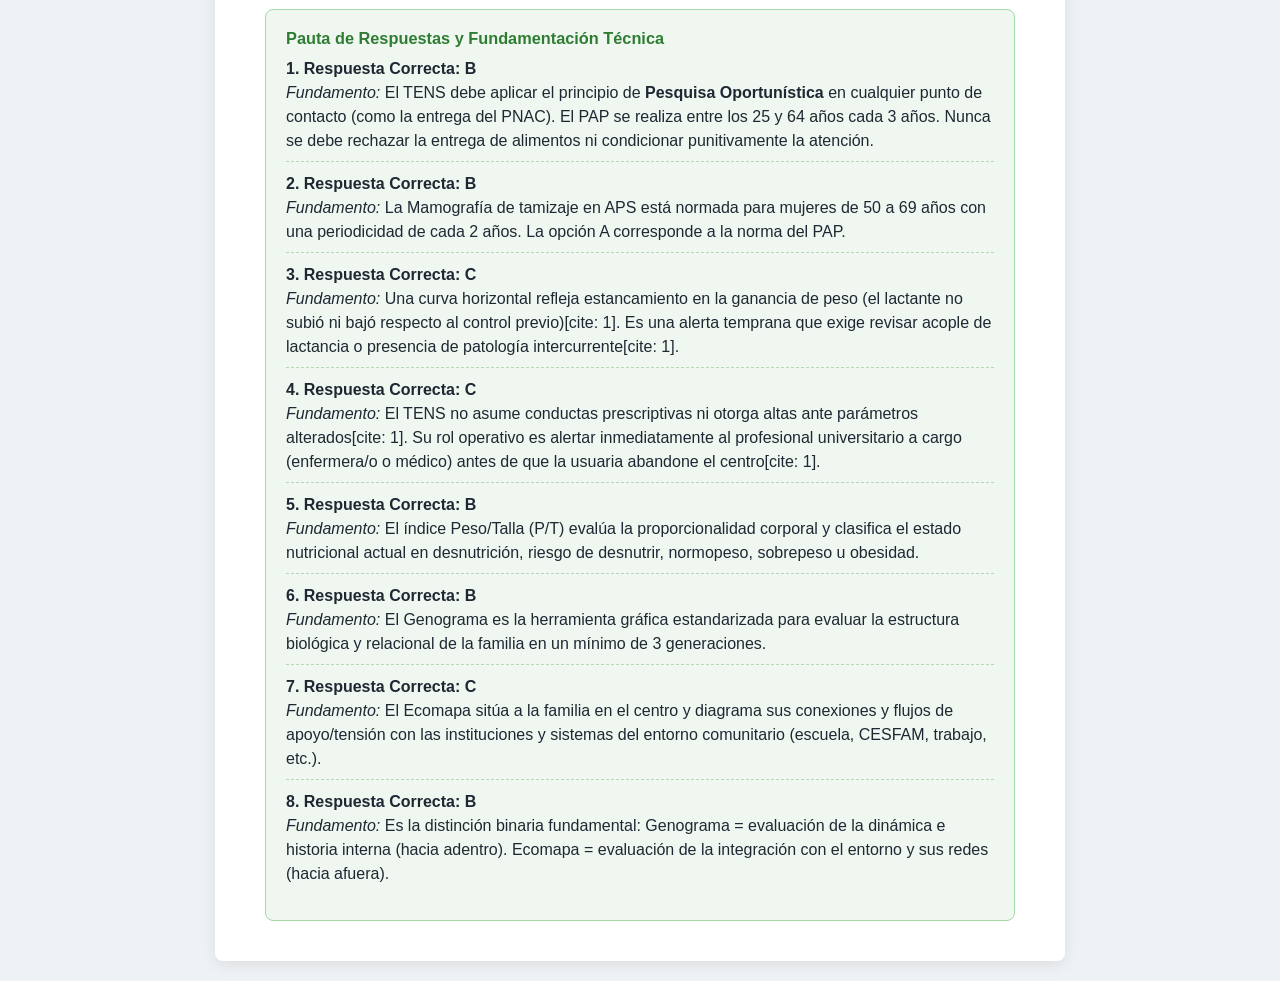
<file: guia1-autoestudio.html>
<!DOCTYPE html>
<html lang="es">
<head>
<meta charset="UTF-8">
<title>Guía N°1 — Ciclo Vital, Salud de la Mujer, Infancia y Redes Familiares</title>
<style>
  :root {
    --navy: #1b3a6b;
    --blue: #2f6fb0;
    --light-blue: #f0f4f9;
    --green: #2e7d32;
    --green-bg: #e8f5e9;
    --orange: #e65100;
    --orange-bg: #fff3e0;
    --red: #c62828;
    --red-bg: #fdecea;
    --gray-bg: #f8fafc;
    --border: #d0d7de;
    --text: #1f2733;
  }
  
  * { box-sizing: border-box; }
  body {
    margin: 0;
    padding: 0;
    font-family: -apple-system, "Segoe UI", Roboto, Arial, sans-serif;
    color: var(--text);
    background: #eef2f5;
    line-height: 1.5;
  }

  .container {
    max-width: 850px;
    margin: 20px auto;
    background: white;
    padding: 40px 50px;
    box-shadow: 0 4px 15px rgba(0,0,0,0.08);
    border-radius: 8px;
  }

  header {
    border-bottom: 3px solid var(--navy);
    padding-bottom: 16px;
    margin-bottom: 24px;
  }

  .institution {
    font-size: 0.85rem;
    font-weight: 700;
    color: var(--blue);
    text-transform: uppercase;
    letter-spacing: 0.05em;
  }

  .module-title {
    font-size: 0.95rem;
    font-weight: 600;
    color: var(--navy);
    margin-top: 2px;
  }

  .teacher-info {
    font-size: 0.9rem;
    color: #444;
    margin-top: 4px;
  }

  h1 {
    color: var(--navy);
    margin: 10px 0 4px;
    font-size: 1.55rem;
  }

  .subtitle {
    color: #555;
    font-size: 0.92rem;
    margin: 0;
  }

  h2 {
    color: var(--navy);
    font-size: 1.2rem;
    border-left: 4px solid var(--blue);
    padding-left: 10px;
    margin-top: 28px;
    margin-bottom: 12px;
  }

  h3 {
    color: var(--blue);
    font-size: 1.02rem;
    margin-top: 18px;
    margin-bottom: 6px;
  }

  p, li {
    font-size: 0.93rem;
    text-align: justify;
  }

  ul, ol {
    padding-left: 20px;
    margin-top: 4px;
  }

  li { margin-bottom: 4px; }

  .box-info {
    background: var(--light-blue);
    border: 1px solid #b2cce5;
    border-radius: 6px;
    padding: 14px 18px;
    margin: 14px 0;
  }

  .box-alert {
    background: var(--orange-bg);
    border-left: 4px solid var(--orange);
    padding: 12px 16px;
    margin: 14px 0;
    border-radius: 0 6px 6px 0;
  }

  .box-gold {
    background: #fffde7;
    border: 2px solid #fbc02d;
    border-radius: 8px;
    padding: 16px 20px;
    margin: 16px 0;
  }

  .grid-3 {
    display: grid;
    grid-template-columns: repeat(3, 1fr);
    gap: 12px;
    margin: 16px 0;
  }

  .card-curve {
    border: 1px solid var(--border);
    border-radius: 8px;
    padding: 10px;
    background: var(--gray-bg);
    text-align: center;
  }

  .card-curve h4 {
    margin: 0 0 6px;
    font-size: 0.88rem;
  }

  table {
    width: 100%;
    border-collapse: collapse;
    margin: 14px 0;
    font-size: 0.88rem;
  }

  th, td {
    border: 1px solid var(--border);
    padding: 8px 10px;
    text-align: left;
  }

  th {
    background: var(--navy);
    color: white;
  }

  .diagram-box {
    background: white;
    border: 1px solid var(--border);
    border-radius: 8px;
    padding: 14px;
    text-align: center;
    margin: 16px 0;
  }

  .symbol-table {
    width: 100%;
    margin: 12px 0;
    background: var(--gray-bg);
  }

  .symbol-table td {
    vertical-align: middle;
    padding: 6px 10px;
  }

  /* Estilos del Autochequeo */
  .q-card {
    background: var(--gray-bg);
    border: 1px solid var(--border);
    border-radius: 8px;
    padding: 12px 14px;
    margin-bottom: 12px;
  }

  .q-title {
    font-weight: 700;
    color: var(--navy);
    font-size: 0.92rem;
    margin-bottom: 6px;
  }

  .q-options {
    font-size: 0.88rem;
    margin-left: 15px;
  }

  .pauta-box {
    background: #f0f7f0;
    border: 1px solid #a3d9a5;
    border-radius: 8px;
    padding: 16px 20px;
    margin-top: 24px;
  }

  .pauta-item {
    margin-bottom: 10px;
    border-bottom: 1px dashed #b2d8b4;
    padding-bottom: 8px;
  }

  .pauta-item:last-child {
    border-bottom: none;
  }

  /* REGLAS EXCLUSIVAS DE IMPRESIÓN Y PDF COMPACTO */
  @media print {
    @page {
      size: letter;
      margin: 12mm 12mm 12mm 12mm;
    }
    
    body {
      background: white !important;
      font-size: 10pt;
      line-height: 1.4;
    }

    .container {
      box-shadow: none !important;
      padding: 0 !important;
      margin: 0 !important;
      max-width: 100% !important;
      border: none !important;
    }

    /* Evitar saltos de página forzados que dejan vacíos */
    .page-break {
      page-break-before: auto !important;
      break-before: auto !important;
    }

    /* Evitar cortar bloques e imágenes a la mitad */
    .card-curve, 
    .q-card, 
    .diagram-box, 
    .box-info, 
    .box-alert, 
    .box-gold, 
    table, 
    .symbol-table,
    .pauta-box, 
    .pauta-item {
      break-inside: avoid !important;
      page-break-inside: avoid !important;
    }

    /* Mantener títulos pegados a su contenido */
    h1, h2, h3, h4 {
      break-after: avoid !important;
      page-break-after: avoid !important;
    }

    h2 {
      margin-top: 20px !important;
      margin-bottom: 8px !important;
      padding-left: 8px !important;
    }

    h3 {
      margin-top: 14px !important;
      margin-bottom: 4px !important;
    }

    .grid-3 {
      gap: 8px !important;
      margin: 10px 0 !important;
    }

    .box-info, .box-gold, .box-alert {
      padding: 10px 14px !important;
      margin: 10px 0 !important;
    }

    .diagram-box {
      padding: 10px !important;
      margin: 10px 0 !important;
    }

    svg {
      max-width: 100% !important;
      height: auto !important;
    }
  }
</style>
</head>
<body>

<div class="container">

  <header>
    <div class="institution">CFT Estatal Región Metropolitana — Sede Colina</div>
    <div class="module-title">Cuidados de Enfermería en Salud Familiar y Comunitaria</div>
    <div class="teacher-info"><b>Docente:</b> Diego Vicuña Guarda</div>
    <h1>Guía de Autoestudio N°1: Ciclo Vital, Salud de la Mujer, Infancia y Redes Familiares</h1>
    <p class="subtitle">Material complementario de estudio autónomo | Preparación Evaluación Sumativa N°1</p>
  </header>

  <!-- BLOQUE 1 -->
  <h2>Bloque 1: Salud Sexual y Reproductiva (Cáncer de la Mujer)</h2>
  
  <h3>Contexto Sanitario y Fundamentación</h3>
  <p>En el marco de la Atención Primaria de Salud (APS), el Programa de Salud Sexual y Reproductiva prioriza la prevención secundaria del Cáncer Cervicouterino (CaCu) y del Cáncer de Mama. Ambos representan principales causas de muerte en mujeres en edad fértil y adulta en Chile, pero cuentan con estrategias de pesquisa precoz de alta efectividad cuando se respetan la cobertura y la periodicidad normadas por el Ministerio de Salud.</p>

  <div class="box-info">
    <h3>1. Papanicolaou (PAP) — Pesquisa de Cáncer Cervicouterino</h3>
    <p><b>Origen y Fisiopatología:</b> El CaCu está fuertemente asociado a la infección persistente por el Virus del Papiloma Humano (VPH). Su desarrollo es de lenta progresión (toma entre 10 y 20 años desde una lesión preneoplásica hasta un cáncer invasor), lo que otorga una ventana amplia para su detección en etapa asintomática mediante la citología cervical (PAP).</p>
    <ul>
      <li><b>Población Objetivo Universal:</b> Mujeres de <b>25 a 64 años</b> (o antes si la usuaria lo solicita o existen factores de riesgo).</li>
      <li><b>Periodicidad Normada:</b> Cada <b>3 años</b> en usuarias con resultados anteriores normales (tras 2 exámenes anuales consecutivos negativos).</li>
      <li><b>Toma del Examen:</b> Procedimiento realizado por la Matrona en el CESFAM.</li>
    </ul>

    <h3 style="margin-top: 12px;">2. Mamografía — Pesquisa de Cáncer de Mama</h3>
    <p><b>Fundamento Clínico:</b> El Cáncer de Mama es la primera causa de muerte por cáncer ginecológico en mujeres chilenas. En etapas iniciales no presenta dolor ni nódulos palpables. La mamografía es el único examen capaz de detectar microcalcificaciones o tumores subclínicos años antes de ser palpables.</p>
    <ul>
      <li><b>Población Objetivo Prioritaria:</b> Mujeres de <b>50 a 69 años</b> (grupo donde aumenta drásticamente la incidencia y el examen tiene mayor rendimiento técnico debido a la menor densidad mamaria).</li>
      <li><b>Periodicidad Normada:</b> Cada <b>2 años</b>.</li>
    </ul>
  </div>

  <!-- LA OPORTUNIDAD DE ORO -->
  <div class="box-gold">
    <h3 style="color: #b78103; margin-top:0;">LA OPORTUNIDAD DE ORO: Pesquisa Oportunística en APS</h3>
    <p><b>El TENS es la puerta de entrada y el primer contacto directo con el usuario en la red de salud.</b> Muchas veces, las usuarias no acuden al CESFAM a pedir una hora preventiva de ginecología, sino que asisten a trámites puntuales: retirar medicamentos en farmacia, retirar alimentos en la bodega del PNAC/PACAM, vacunar a sus hijos o acompañar a un familiar.</p>
    <p><b>Ese momento puntual es la única ventana de oportunidad preventiva.</b> El TENS debe realizar una <b>verificación activa en la Ficha Clínica Electrónica</b> sobre la vigencia del PAP y la Mamografía. Un par de preguntas amables en ventanilla o box pueden marcar la diferencia entre detectar un cáncer a tiempo o lamentar un diagnóstico tardío.</p>
  </div>

  <!-- BLOQUE 2 -->
  <h2>Bloque 2: Crecimiento y Nutrición en el Lactante</h2>
  
  <h3>Crecimiento vs. Desarrollo</h3>
  <p>En el control de salud infantil (Supervisión de Crecimiento y Desarrollo del Niño/a), el equipo distingue dos procesos complementarios:</p>
  <ul>
    <li><b>Crecimiento (Cuantitativo):</b> Proceso de aumento del tamaño físico y masa corporal. <i>Se puede contar y medir en cifras exactas: kilos de peso, centímetros de talla y centímetros de perímetro craneal.</i></li>
    <li><b>Desarrollo (Cualitativo):</b> Proceso de adquisición de funciones, habilidades madurativas y complejidad neuropsicomotora. <i>Se evalúa en la capacidad funcional del niño: sostener la cabeza, gatear, hablar, manipular objetos y relacionarse.</i></li>
  </ul>

  <h3>Indicadores Antropométricos e Identificación Visual</h3>
  <p>Un dato aislado de peso no permite diagnosticar el estado nutricional. En la ficha clínica se utilizan tres índices relacionales principales:</p>
  <ul>
    <li><b style="color:var(--navy); font-size: 1rem;"><span style="color:#2f6fb0; font-size:1.15rem;">P</span>eso / <span style="color:#2f6fb0; font-size:1.15rem;">T</span>alla (<span style="color:#2f6fb0;">P/T</span>):</b> Refleja la proporcionalidad corporal. Es el indicador principal para evaluar el <b>estado nutricional actual / agudo</b> (clasifica en desnutrición, riesgo de desnutrir, normopeso, sobrepeso u obesidad).</li>
    <li><b style="color:var(--navy); font-size: 1rem;"><span style="color:#2e7d32; font-size:1.15rem;">T</span>alla / <span style="color:#2e7d32; font-size:1.15rem;">E</span>dad (<span style="color:#2e7d32;">T/E</span>):</b> Refleja el <b>crecimiento lineal acumulado / crónico</b> (clasifica en talla normal o retraso estatural).</li>
    <li><b style="color:var(--navy); font-size: 1rem;"><span style="color:#e65100; font-size:1.15rem;">P</span>eso / <span style="color:#e65100; font-size:1.15rem;">E</span>dad (<span style="color:#e65100;">P/E</span>):</b> Funciona como un indicador de <b>alerta global rápida</b> en menores de 1 año.</li>
    <li><b>Perímetro Cefálico (PC):</b> Medición obligatoria del contorno craneal con cinta métrica hasta los 2 años para la detección precoz de alteraciones neurológicas (microcefalia o hidrocefalia).</li>
  </ul>

  <h3>Evaluación de la Tendencia: Las 3 Curvas de Crecimiento</h3>
  <p>Lo determinante en el seguimiento del lactante es la trayectoria gráfica de su peso entre controles sucesivos. A continuación se ejemplifica con el caso de <b>Tomás (4 meses)</b>, comparando su evolución desde su control anterior:</p>

  <div class="grid-3">
    
    <!-- Curva Ascendente -->
    <div class="card-curve" style="border-top: 4px solid var(--green);">
      <h4 style="color: var(--green);">1. Curva Ascendente ↗</h4>
      <p style="font-size: 0.76rem; margin: 2px 0;"><b>Incremento Óptimo</b></p>
      <svg width="190" height="120" viewBox="0 0 200 130">
        <line x1="35" y1="15" x2="35" y2="100" stroke="#555" stroke-width="1.5"/>
        <line x1="35" y1="100" x2="185" y2="100" stroke="#555" stroke-width="1.5"/>
        <text x="5" y="12" font-size="8" fill="#333" font-weight="bold">Peso (kg)</text>
        <line x1="30" y1="25" x2="35" y2="25" stroke="#555"/>
        <text x="8" y="28" font-size="8" fill="#666">6.5</text>
        <line x1="30" y1="55" x2="35" y2="55" stroke="#555"/>
        <text x="8" y="58" font-size="8" fill="#666">5.5</text>
        <line x1="30" y1="85" x2="35" y2="85" stroke="#555"/>
        <text x="8" y="88" font-size="8" fill="#666">4.5</text>
        <line x1="75" y1="100" x2="75" y2="105" stroke="#555"/>
        <text x="60" y="115" font-size="8" fill="#666">3 meses</text>
        <line x1="150" y1="100" x2="150" y2="105" stroke="#555"/>
        <text x="135" y="115" font-size="8" fill="#666">4 meses</text>
        <polyline points="75,55 150,25" fill="none" stroke="var(--green)" stroke-width="3"/>
        <circle cx="75" cy="55" r="4" fill="var(--green)"/>
        <circle cx="150" cy="25" r="4" fill="var(--green)"/>
        <text x="142" y="18" font-size="8" fill="#2e7d32" font-weight="bold">6.2 kg</text>
      </svg>
      <p style="font-size: 0.76rem; text-align: left; margin-top: 4px;"><b>Análisis:</b> Ganancia de peso adecuada. Aporte calórico efectivo.<br><b>Conducta TENS:</b> Registrar, felicitar al cuidador y reforzar LME.</p>
    </div>

    <!-- Curva Aplanada -->
    <div class="card-curve" style="border-top: 4px solid var(--orange);">
      <h4 style="color: var(--orange);">2. Curva Aplanada →</h4>
      <p style="font-size: 0.76rem; margin: 2px 0;"><b>Estancamiento (Alerta)</b></p>
      <svg width="190" height="120" viewBox="0 0 200 130">
        <line x1="35" y1="15" x2="35" y2="100" stroke="#555" stroke-width="1.5"/>
        <line x1="35" y1="100" x2="185" y2="100" stroke="#555" stroke-width="1.5"/>
        <text x="5" y="12" font-size="8" fill="#333" font-weight="bold">Peso (kg)</text>
        <line x1="30" y1="25" x2="35" y2="25" stroke="#555"/>
        <text x="8" y="28" font-size="8" fill="#666">6.5</text>
        <line x1="30" y1="55" x2="35" y2="55" stroke="#555"/>
        <text x="8" y="58" font-size="8" fill="#666">5.5</text>
        <line x1="30" y1="85" x2="35" y2="85" stroke="#555"/>
        <text x="8" y="88" font-size="8" fill="#666">4.5</text>
        <line x1="75" y1="100" x2="75" y2="105" stroke="#555"/>
        <text x="60" y="115" font-size="8" fill="#666">3 meses</text>
        <line x1="150" y1="100" x2="150" y2="105" stroke="#555"/>
        <text x="135" y="115" font-size="8" fill="#666">4 meses</text>
        <polyline points="75,55 150,55" fill="none" stroke="var(--orange)" stroke-width="3"/>
        <circle cx="75" cy="55" r="4" fill="var(--orange)"/>
        <circle cx="150" cy="55" r="4" fill="var(--orange)"/>
        <text x="142" y="48" font-size="8" fill="var(--orange)" font-weight="bold">5.5 kg</text>
      </svg>
      <p style="font-size: 0.76rem; text-align: left; margin-top: 4px;"><b>Análisis:</b> El niño no ganó peso. Posible falla de acople o enfermedad.<br><b>Conducta TENS:</b> Alerta temprana. Notificar al profesional sin dar el alta[cite: 1].</p>
    </div>

    <!-- Curva Descendente -->
    <div class="card-curve" style="border-top: 4px solid var(--red);">
      <h4 style="color: var(--red);">3. Curva Descendente ↘</h4>
      <p style="font-size: 0.76rem; margin: 2px 0;"><b>Pérdida (Alerta Alta)</b></p>
      <svg width="190" height="120" viewBox="0 0 200 130">
        <line x1="35" y1="15" x2="35" y2="100" stroke="#555" stroke-width="1.5"/>
        <line x1="35" y1="100" x2="185" y2="100" stroke="#555" stroke-width="1.5"/>
        <text x="5" y="12" font-size="8" fill="#333" font-weight="bold">Peso (kg)</text>
        <line x1="30" y1="25" x2="35" y2="25" stroke="#555"/>
        <text x="8" y="28" font-size="8" fill="#666">6.5</text>
        <line x1="30" y1="55" x2="35" y2="55" stroke="#555"/>
        <text x="8" y="58" font-size="8" fill="#666">5.5</text>
        <line x1="30" y1="85" x2="35" y2="85" stroke="#555"/>
        <text x="8" y="88" font-size="8" fill="#666">4.5</text>
        <line x1="75" y1="100" x2="75" y2="105" stroke="#555"/>
        <text x="60" y="115" font-size="8" fill="#666">3 meses</text>
        <line x1="150" y1="100" x2="150" y2="105" stroke="#555"/>
        <text x="135" y="115" font-size="8" fill="#666">4 meses</text>
        <polyline points="75,55 150,75" fill="none" stroke="var(--red)" stroke-width="3"/>
        <circle cx="75" cy="55" r="4" fill="var(--red)"/>
        <circle cx="150" cy="75" r="4" fill="var(--red)"/>
        <text x="142" y="88" font-size="8" fill="var(--red)" font-weight="bold">4.9 kg</text>
      </svg>
      <p style="font-size: 0.76rem; text-align: left; margin-top: 4px;"><b>Análisis:</b> Pérdida activa de peso. Riesgo de deshidratación o patología.<br><b>Conducta TENS:</b> Alerta prioritaria. Evaluación médica de inmediato.</p>
    </div>

  </div>

  <h3>Lactancia Materna y Apoyo Alimentario (PNAC)</h3>
  <p>La norma nacional establece la <b>Lactancia Materna Exclusiva (LME) hasta los 6 meses de vida</b>. Cuando la LME no es posible por causa médica o decisión materna informada, el equipo de salud evalúa el ingreso al <b>PNAC (Programa Nacional de Alimentación Complementaria)</b> para la entrega de fórmulas lácteas de inicio (como Leche Purita Mamá para la madre o fórmulas infantiles según indicación).</p>

  <div class="box-alert">
    <b>Pasos Operativos del TENS en Antropometría Infantil:</b>
    <ol>
      <li><b>Técnica Correcta:</b> Desvestir completamente al lactante, usar pañal seco, verificar balanza en cero (tarada) y medir longitud en podómetro con ayuda del acompañante.</li>
      <li><b>Registro Inmediato:</b> Anotar los datos numéricos en la Ficha Clínica Electrónica y en el Carné de Salud del Niño/a.</li>
      <li><b>Comparación y Alerta:</b> Cotejar la cifra con el control anterior. Si la curva se aplana o cae, <b>el TENS jamás debe dar por finalizada la atención ni dejar que la familia se retire sin la evaluación presencial de la enfermera o médico</b>[cite: 1].</li>
    </ol>
  </div>

  <!-- BLOQUE 3 -->
  <h2>Bloque 3: Valoración Familiar (Estructura vs. Redes)</h2>
  
  <p>En el Modelo de Salud Familiar, la persona no es atendida como un individuo aislado, sino en el contexto de su dinámica familiar y comunitaria. Para esto, el equipo utiliza herramientas gráficas estandarizadas que sintetizan gran cantidad de información en la Ficha Familiar.</p>

  <h3>1. El Genograma: Estructura e Historia Interna</h3>
  <p>El <b>Genograma (o Familiograma)</b> es la representación gráfica del árbol familiar que muestra la estructura biológica y relacional de la familia a lo largo de un mínimo de <b>3 generaciones</b>.</p>

  <!-- LEYENDA GRÁFICA DE SIMBOLOGÍA EN GENOGRAMA -->
  <h3>Leyenda de Simbología Gráfica en Genograma</h3>
  <table class="symbol-table">
    <tr>
      <td style="width: 60px; text-align: center;">
        <svg width="26" height="26"><circle cx="13" cy="13" r="10" fill="#eaf2fa" stroke="var(--navy)" stroke-width="2"/></svg>
      </td>
      <td><b>Círculo:</b> Representa a una integrante femenina.</td>
      <td style="width: 60px; text-align: center;">
        <svg width="26" height="26"><rect x="3" y="3" width="20" height="20" fill="#eaf2fa" stroke="var(--navy)" stroke-width="2"/></svg>
      </td>
      <td><b>Cuadrado:</b> Representa a un integrante masculino.</td>
    </tr>
    <tr>
      <td style="text-align: center;">
        <svg width="26" height="26">
          <circle cx="13" cy="13" r="10" fill="#eaf2fa" stroke="var(--navy)" stroke-width="2"/>
          <circle cx="13" cy="13" r="6" fill="none" stroke="var(--navy)" stroke-width="1"/>
        </svg>
      </td>
      <td><b>Doble Borde:</b> Identifica al <b>Caso Índice</b> (usuario principal).</td>
      <td style="text-align: center;">
        <svg width="45" height="18">
          <line x1="0" y1="6" x2="45" y2="6" stroke="var(--blue)" stroke-width="2"/>
          <line x1="0" y1="12" x2="45" y2="12" stroke="var(--blue)" stroke-width="2"/>
        </svg>
      </td>
      <td><b>Doble Línea Paralela:</b> Vínculo muy estrecho / fuerte.</td>
    </tr>
    <tr>
      <td style="text-align: center;">
        <svg width="45" height="18"><line x1="0" y1="9" x2="45" y2="9" stroke="#666" stroke-width="2" stroke-dasharray="4"/></svg>
      </td>
      <td><b>Línea Discontinua:</b> Vínculo distante o esporádico.</td>
      <td style="text-align: center;">
        <svg width="45" height="18"><path d="M 0 9 L 9 3 L 18 15 L 27 3 L 36 15 L 45 9" fill="none" stroke="var(--red)" stroke-width="2"/></svg>
      </td>
      <td><b>Línea en Zigzag:</b> Relación conflictiva / tensión.</td>
    </tr>
    <tr>
      <td style="text-align: center;">
        <svg width="45" height="18">
          <line x1="0" y1="9" x2="45" y2="9" stroke="#666" stroke-width="1.5"/>
          <line x1="20" y1="2" x2="25" y2="16" stroke="var(--red)" stroke-width="2"/>
        </svg>
      </td>
      <td colspan="3"><b>Línea con Barra Cruzada:</b> Separación matrimonial o divorcio legal.</td>
    </tr>
  </table>

  <!-- EJEMPLO INTEGRADO -->
  <div class="box-info">
    <h3 style="margin-top:0;">Ejemplo Clínico Aplicado: "Familia González"</h3>
    <p><b>Caso Familiar:</b> Doña Rosa (68 años, hipertensa en control PSCV) vive con su hija Carmen (42 años, trabajadora de comercio, separada) y su nieto Lucas (5 años, en control infantil). Carmen reporta alta fatiga por extensas jornadas laborales.</p>
  </div>

  <!-- DIAGRAMA GENOGRAMA -->
  <div class="diagram-box">
    <h3>Genograma de la Familia González (Mirando hacia ADENTRO)</h3>
    <svg width="480" height="240" viewBox="0 0 520 260">
      <!-- Generación 1 -->
      <text x="10" y="45" font-size="11" font-weight="bold" fill="#666">1ª Generación</text>
      <circle cx="220" cy="40" r="28" fill="#eaf2fa" stroke="var(--navy)" stroke-width="2"/>
      <text x="220" y="38" font-size="11" font-weight="bold" text-anchor="middle">Rosa</text>
      <text x="220" y="50" font-size="9" fill="#555" text-anchor="middle">68 años (HTA)</text>

      <!-- Vínculo Rosa -> Carmen (2 líneas paralelas verticales perfectas) -->
      <line x1="215" y1="68" x2="215" y2="102" stroke="var(--blue)" stroke-width="2"/>
      <line x1="225" y1="68" x2="225" y2="102" stroke="var(--blue)" stroke-width="2"/>

      <!-- Generación 2 -->
      <text x="10" y="130" font-size="11" font-weight="bold" fill="#666">2ª Generación</text>
      <!-- Carmen (Caso Índice) -->
      <circle cx="220" cy="130" r="28" fill="#eaf2fa" stroke="var(--navy)" stroke-width="3"/>
      <circle cx="220" cy="130" r="23" fill="none" stroke="var(--navy)" stroke-width="1"/>
      <text x="220" y="128" font-size="11" font-weight="bold" text-anchor="middle">Carmen</text>
      <text x="220" y="140" font-size="9" fill="#555" text-anchor="middle">42 años</text>

      <!-- Ex Pareja (Padre de Lucas) -->
      <rect x="350" y="105" width="50" height="50" fill="#f8fafc" stroke="#666" stroke-width="1.5"/>
      <text x="375" y="134" font-size="10" text-anchor="middle">Padre</text>
      <!-- Línea Matrimonio/Separación -->
      <line x1="248" y1="130" x2="350" y2="130" stroke="#666" stroke-width="1.5" stroke-dasharray="4"/>
      <line x1="295" y1="120" x2="303" y2="140" stroke="var(--red)" stroke-width="2"/>

      <!-- Vínculo Carmen -> Lucas -->
      <line x1="220" y1="158" x2="220" y2="185" stroke="#333" stroke-width="1.5"/>

      <!-- Generación 3 -->
      <text x="10" y="210" font-size="11" font-weight="bold" fill="#666">3ª Generación</text>
      <rect x="195" y="185" width="50" height="50" fill="#e8f5e9" stroke="var(--green)" stroke-width="2"/>
      <text x="220" y="208" font-size="10" font-weight="bold" text-anchor="middle">Lucas</text>
      <text x="220" y="222" font-size="9" fill="#555" text-anchor="middle">5 años</text>
    </svg>
    <p style="font-size: 0.78rem; color: #555; margin-top: 4px;">Análisis gráfico: Carmen es el Caso Índice (doble borde) | Rosa y Carmen viven juntas y poseen vínculo estrecho (dos líneas azules paralelas) | Lucas está representado por un cuadrado perfecto (masculino) | Separación legal con el padre (barra roja cruzada).</p>
  </div>

  <!-- CONTEXTO TEÓRICO DEL ECOMAPA -->
  <h3>2. El Ecomapa: Inserción en la Red Comunitaria</h3>
  <p>El <b>Ecomapa</b> grafica a la familia en su conjunto (representada por un círculo central) y sus vinculaciones con los sistemas del entorno (CESFAM, escuela, trabajo, iglesia, vecinos, programas sociales). Permite identificar si la familia cuenta con redes de apoyo o si su entorno le genera sobrecarga y estrés.</p>

  <!-- LEYENDA GRÁFICA DE SIMBOLOGÍA EN ECOMAPA -->
  <h3>Leyenda de Simbología Gráfica en Ecomapa</h3>
  <table class="symbol-table">
    <tr>
      <td style="width: 60px; text-align: center;">
        <svg width="50" height="18"><line x1="0" y1="9" x2="50" y2="9" stroke="var(--blue)" stroke-width="3"/></svg>
      </td>
      <td><b>Línea Azul Continua Gruesa:</b> Conexión fuerte, sólida y de apoyo constante.</td>
    </tr>
    <tr>
      <td style="text-align: center;">
        <svg width="50" height="18"><path d="M 0 9 L 8 3 L 16 15 L 24 3 L 32 15 L 40 3 L 50 9" fill="none" stroke="var(--red)" stroke-width="2"/></svg>
      </td>
      <td><b>Línea Roja en Zigzag:</b> Relación estresante, conflictiva o generadora de tensión.</td>
    </tr>
    <tr>
      <td style="text-align: center;">
        <svg width="50" height="18"><line x1="0" y1="9" x2="50" y2="9" stroke="#888" stroke-width="2" stroke-dasharray="4"/></svg>
      </td>
      <td><b>Línea Gris Discontinua:</b> Vínculo débil, esporádico o frágil.</td>
    </tr>
    <tr>
      <td style="text-align: center;">
        <svg width="50" height="18">
          <defs>
            <marker id="arrow" viewBox="0 0 10 10" refX="5" refY="5" markerWidth="5" markerHeight="5" orient="auto-start-reverse">
              <path d="M 0 0 L 10 5 L 0 10 z" fill="var(--green)"/>
            </marker>
          </defs>
          <line x1="5" y1="9" x2="45" y2="9" stroke="var(--green)" stroke-width="2" marker-end="url(#arrow)"/>
        </svg>
      </td>
      <td><b>Flechas en los Extremos:</b> Muestran la dirección del flujo de energía o apoyo.</td>
    </tr>
  </table>

  <!-- DIAGRAMA ECOMAPA -->
  <div class="diagram-box">
    <h3>Ecomapa de la Familia González (Mirando hacia AFUERA)</h3>
    <svg width="480" height="220" viewBox="0 0 500 230">
      <!-- Familia Centro -->
      <ellipse cx="250" cy="115" rx="70" ry="38" fill="var(--navy)" />
      <text x="250" y="112" font-size="11" font-weight="bold" fill="white" text-anchor="middle">Familia</text>
      <text x="250" y="125" font-size="11" font-weight="bold" fill="white" text-anchor="middle">González</text>

      <!-- Nodo CESFAM -->
      <circle cx="80" cy="55" r="32" fill="#eaf2fa" stroke="var(--blue)" stroke-width="2"/>
      <text x="80" y="59" font-size="10" font-weight="bold" text-anchor="middle">CESFAM</text>
      <line x1="110" y1="68" x2="185" y2="98" stroke="var(--blue)" stroke-width="3"/>

      <!-- Nodo Escuela -->
      <circle cx="420" cy="55" r="32" fill="#e8f5e9" stroke="var(--green)" stroke-width="2"/>
      <text x="420" y="59" font-size="10" font-weight="bold" text-anchor="middle">Escuela</text>
      <line x1="390" y1="68" x2="313" y2="98" stroke="var(--green)" stroke-width="2"/>

      <!-- Nodo Trabajo Carmen -->
      <circle cx="80" cy="175" r="32" fill="#fdecea" stroke="var(--red)" stroke-width="2"/>
      <text x="80" y="179" font-size="10" font-weight="bold" text-anchor="middle">Trabajo</text>
      <path d="M 110 165 L 130 155 L 145 170 L 160 150 L 185 132" fill="none" stroke="var(--red)" stroke-width="2"/>

      <!-- Nodo Club Adulto Mayor -->
      <circle cx="420" cy="175" r="32" fill="#f8fafc" stroke="#888" stroke-width="1.5"/>
      <text x="420" y="179" font-size="9" text-anchor="middle">Club A. Mayor</text>
      <line x1="390" y1="165" x2="313" y2="132" stroke="#888" stroke-width="1.5" stroke-dasharray="4"/>
    </svg>
    <p style="font-size: 0.78rem; color: #555; margin-top: 4px;">Interpretación comunitaria: Conexión sólida con el CESFAM (controles al día) y la Escuela de Lucas | Relación en zigzag con el Trabajo (fuente de tensión) | Vínculo débil con el Club de Adulto Mayor.</p>
  </div>

  <h3>SÍNTESIS COMPARATIVA: GENOGRAMA VS. ECOMAPA</h3>
  <table>
    <thead>
      <tr>
        <th>Criterio</th>
        <th>Genograma (Familiograma)</th>
        <th>Ecomapa</th>
      </tr>
    </thead>
    <tbody>
      <tr>
        <td><b>Foco de Evaluación</b></td>
        <td><b>Hacia ADENTRO:</b> Estructura biológica y relacional interna.</td>
        <td><b>Hacia AFUERA:</b> Inserción social y relaciones con el entorno.</td>
      </tr>
      <tr>
        <td><b>Alcance Temporal</b></td>
        <td>Transgeneracional (mínimo <b>3 generaciones</b>).</td>
        <td>Situación actual (momento presente de la familia).</td>
      </tr>
      <tr>
        <td><b>Información Clave</b></td>
        <td>Enfermedades hereditarias, edades, causa de muerte, alianzas/conflictos.</td>
        <td>Redes de apoyo comunitarias, fuentes de estrés laboral o económico.</td>
      </tr>
    </tbody>
  </table>

  <!-- BLOQUE 4 -->
  <h2>Bloque 4: Autochequeo de Aprendizaje</h2>
  <p>Responde de manera autónoma las siguientes 8 preguntas de selección múltiple. Al finalizar, coteja con la pauta técnica explicada.</p>

  <div class="q-card">
    <div class="q-title">1. Una usuaria de 38 años acude a la entrega de alimentos en la bodega del PNAC/PACAM. Al revisar su Ficha Clínica, el TENS nota que su último PAP fue hace 4 años. ¿Qué principio normativo debe aplicar el TENS?</div>
    <div class="q-options">
      a) Entregar los alimentos y no intervenir, pues la usuaria no pidió hora ginecológica.<br>
      b) Realizar Pesquisa Oportunística: educar sobre la importancia del PAP (25 a 64 años cada 3 años) y gestionar hora con la Matrona.<br>
      c) Negar la entrega de la leche hasta que traiga el examen impreso.<br>
      d) Indicarle que el PAP solo se realiza a partir de los 50 años.
    </div>
  </div>

  <div class="q-card">
    <div class="q-title">2. Usuaria de 58 años consulta en admisión. Al revisar su ficha, el TENS observa que no registra mamografía en los últimos 3 años. ¿Cuál es el rango etario y la periodicidad normada para este examen de tamizaje en APS?</div>
    <div class="q-options">
      a) 25 a 64 años, cada 3 años.<br>
      b) 50 a 69 años, cada 2 años.<br>
      c) 60 a 75 años, anualmente.<br>
      d) Todo el ciclo vital, cada 5 años.
    </div>
  </div>

  <div class="q-card">
    <div class="q-title">3. Durante el control de un lactante de 3 meses, el TENS registra un peso que, al ser graficado, muestra una línea totalmente horizontal (aplanada) respecto al control anterior. ¿Qué representa clínicamente esta curva?</div>
    <div class="q-options">
      a) Ganancia ponderal óptima y saludable.<br>
      b) Pérdida crítica de peso acumulado.<br>
      c) Estancamiento en el incremento ponderal (signo de alerta).<br>
      d) Un error exclusivo de la balanza digital.
    </div>
  </div>

  <div class="q-card">
    <div class="q-title">4. Ante la situación anterior (curva de peso aplanada), ¿cuál es el actuar operativo correcto del TENS en el box?</div>
    <div class="q-options">
      a) Dar de alta la atención y citar en 3 meses para reevaluar.<br>
      b) Cambiar la indicación de fórmula láctea por iniciativa propia.<br>
      c) Notificar inmediatamente a la enfermera o médico a cargo antes de que la familia se retire.<br>
      d) Omitir el registro del peso en el carné de salud infantil.
    </div>
  </div>

  <div class="q-card">
    <div class="q-title">5. ¿Qué indicador antropométrico se utiliza como el principal referente para evaluar el estado nutricional actual (déficit o exceso) en el lactante?</div>
    <div class="q-options">
      a) Talla / Edad (T/E).<br>
      b) Peso / Talla (P/T).<br>
      c) Perímetro Cefálico.<br>
      d) Peso / Edad únicamente.
    </div>
  </div>

  <div class="q-card">
    <div class="q-title">6. ¿Qué herramienta gráfica permite evaluar la estructura interna de una familia mapeando al menos 3 generaciones y sus antecedentes de salud?</div>
    <div class="q-options">
      a) Ecomapa.<br>
      b) Genograma.<br>
      c) APGAR Familiar.<br>
      d) Ficha CAS.
    </div>
  </div>

  <div class="q-card">
    <div class="q-title">7. Al realizar una Visita Domiciliaria Integral, el equipo requiere evaluar si la familia cuenta con redes de apoyo en el municipio, colegio y CESFAM. ¿Qué instrumento gráfico es el indicado?</div>
    <div class="q-options">
      a) Genograma.<br>
      b) Carné de Vacunación.<br>
      c) Ecomapa.<br>
      d) Curva de crecimiento OMS.
    </div>
  </div>

  <div class="q-card">
    <div class="q-title">8. ¿Cuál es la diferencia conceptual clave entre el Genograma y el Ecomapa?</div>
    <div class="q-options">
      a) El Genograma evalúa la salud mental y el Ecomapa la salud física.<br>
      b) El Genograma mira hacia adentro (estructura y genética) y el Ecomapa mira hacia afuera (redes comunitarias).<br>
      c) El Genograma se aplica solo a niños y el Ecomapa a adultos mayores.<br>
      d) Ambos instrumentos miden exactamente los mismos parámetros sin diferencias.
    </div>
  </div>

  <!-- PAUTA DE RESPUESTAS -->
  <div class="pauta-box">
    <h3 style="color: #2e7d32; margin-top: 0;">Pauta de Respuestas y Fundamentación Técnica</h3>

    <div class="pauta-item">
      <b>1. Respuesta Correcta: B</b><br>
      <i>Fundamento:</i> El TENS debe aplicar el principio de <b>Pesquisa Oportunística</b> en cualquier punto de contacto (como la entrega del PNAC). El PAP se realiza entre los 25 y 64 años cada 3 años. Nunca se debe rechazar la entrega de alimentos ni condicionar punitivamente la atención.
    </div>

    <div class="pauta-item">
      <b>2. Respuesta Correcta: B</b><br>
      <i>Fundamento:</i> La Mamografía de tamizaje en APS está normada para mujeres de 50 a 69 años con una periodicidad de cada 2 años. La opción A corresponde a la norma del PAP.
    </div>

    <div class="pauta-item">
      <b>3. Respuesta Correcta: C</b><br>
      <i>Fundamento:</i> Una curva horizontal refleja estancamiento en la ganancia de peso (el lactante no subió ni bajó respecto al control previo)[cite: 1]. Es una alerta temprana que exige revisar acople de lactancia o presencia de patología intercurrente[cite: 1].
    </div>

    <div class="pauta-item">
      <b>4. Respuesta Correcta: C</b><br>
      <i>Fundamento:</i> El TENS no asume conductas prescriptivas ni otorga altas ante parámetros alterados[cite: 1]. Su rol operativo es alertar inmediatamente al profesional universitario a cargo (enfermera/o o médico) antes de que la usuaria abandone el centro[cite: 1].
    </div>

    <div class="pauta-item">
      <b>5. Respuesta Correcta: B</b><br>
      <i>Fundamento:</i> El índice Peso/Talla (P/T) evalúa la proporcionalidad corporal y clasifica el estado nutricional actual en desnutrición, riesgo de desnutrir, normopeso, sobrepeso u obesidad.
    </div>

    <div class="pauta-item">
      <b>6. Respuesta Correcta: B</b><br>
      <i>Fundamento:</i> El Genograma es la herramienta gráfica estandarizada para evaluar la estructura biológica y relacional de la familia en un mínimo de 3 generaciones.
    </div>

    <div class="pauta-item">
      <b>7. Respuesta Correcta: C</b><br>
      <i>Fundamento:</i> El Ecomapa sitúa a la familia en el centro y diagrama sus conexiones y flujos de apoyo/tensión con las instituciones y sistemas del entorno comunitario (escuela, CESFAM, trabajo, etc.).
    </div>

    <div class="pauta-item">
      <b>8. Respuesta Correcta: B</b><br>
      <i>Fundamento:</i> Es la distinción binaria fundamental: Genograma = evaluación de la dinámica e historia interna (hacia adentro). Ecomapa = evaluación de la integración con el entorno y sus redes (hacia afuera).
    </div>

  </div>

</div>

</body>
</html>
</file>
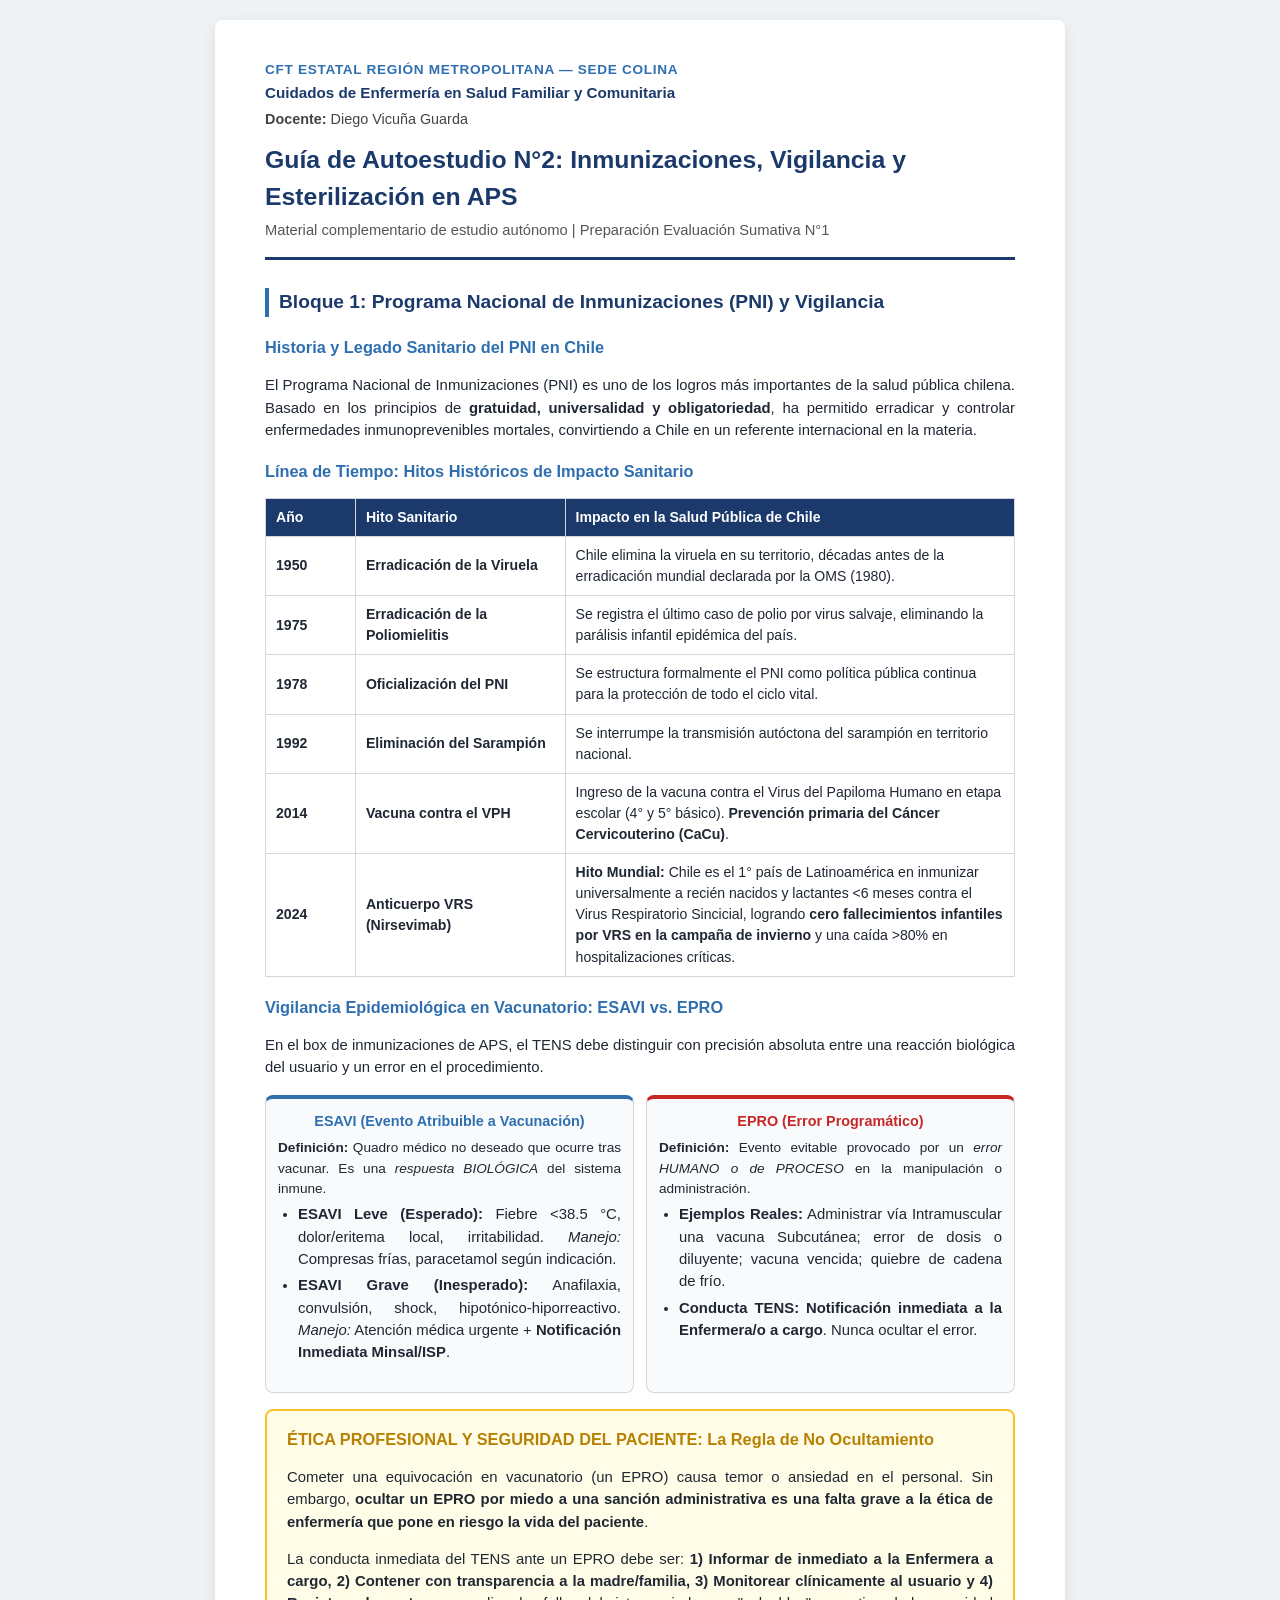
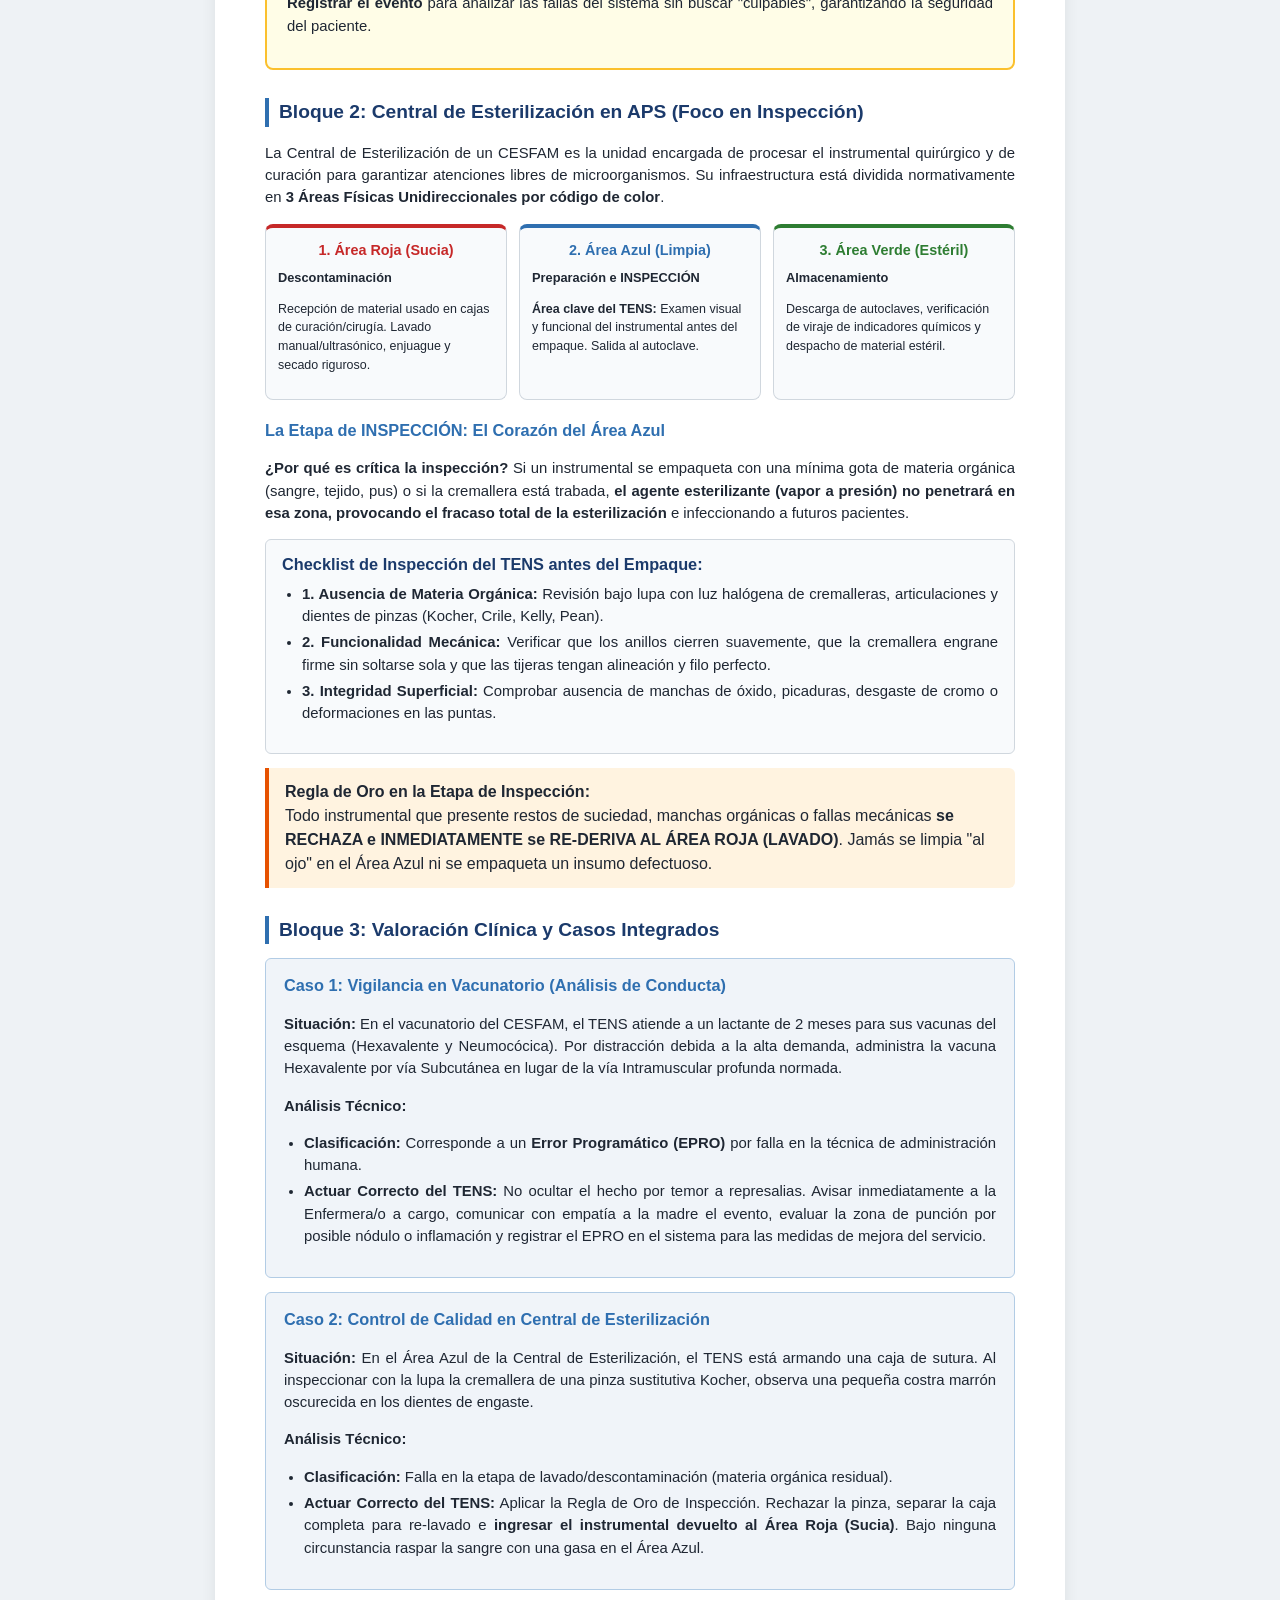
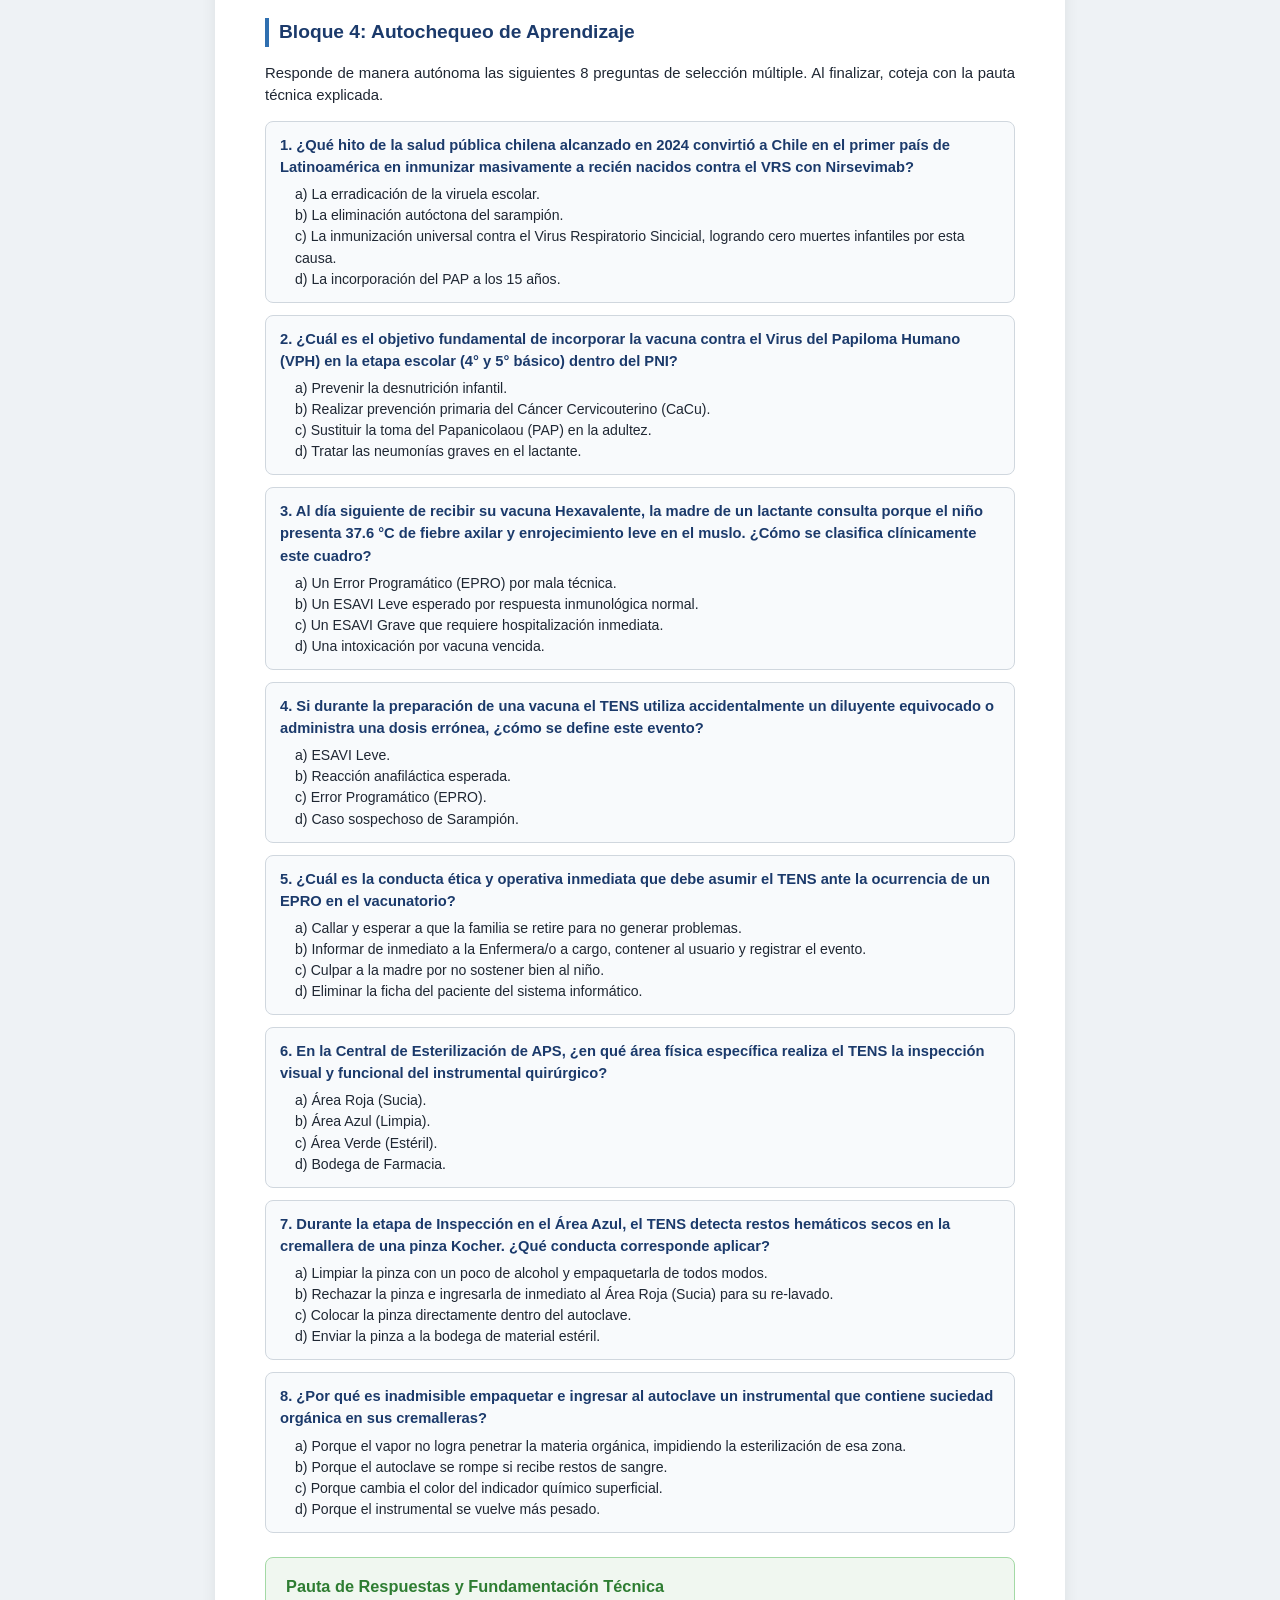
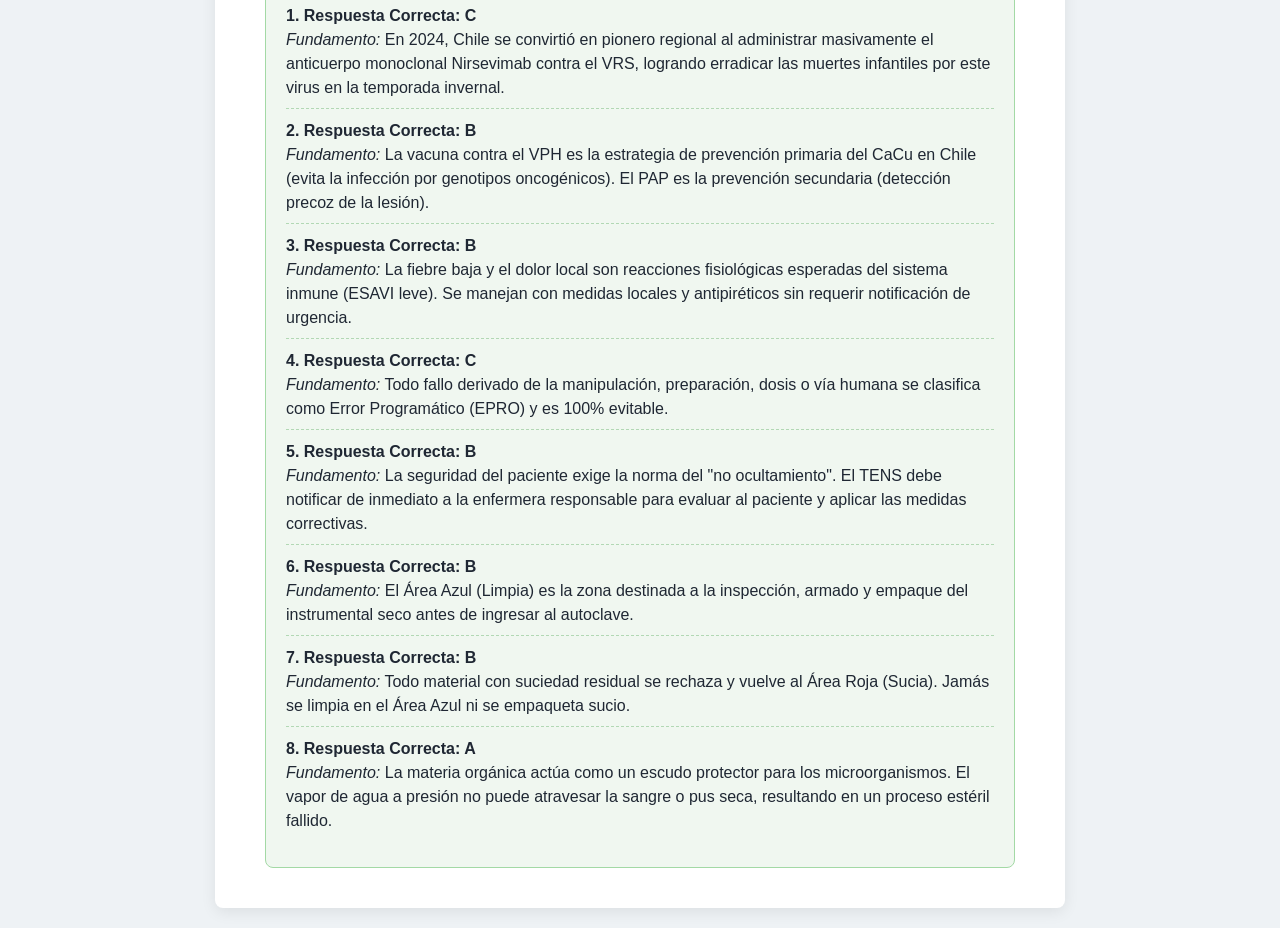
<file: guia2-autoestudio.html>
<!DOCTYPE html>
<html lang="es">
<head>
<meta charset="UTF-8">
<title>Guía N°2 — Inmunizaciones, Vigilancia Epidemiológica y Esterilización en APS</title>
<style>
  :root {
    --navy: #1b3a6b;
    --blue: #2f6fb0;
    --light-blue: #f0f4f9;
    --green: #2e7d32;
    --green-bg: #e8f5e9;
    --orange: #e65100;
    --orange-bg: #fff3e0;
    --red: #c62828;
    --red-bg: #fdecea;
    --gray-bg: #f8fafc;
    --border: #d0d7de;
    --text: #1f2733;
  }
  
  * { box-sizing: border-box; }
  body {
    margin: 0;
    padding: 0;
    font-family: -apple-system, "Segoe UI", Roboto, Arial, sans-serif;
    color: var(--text);
    background: #eef2f5;
    line-height: 1.5;
  }

  .container {
    max-width: 850px;
    margin: 20px auto;
    background: white;
    padding: 40px 50px;
    box-shadow: 0 4px 15px rgba(0,0,0,0.08);
    border-radius: 8px;
  }

  header {
    border-bottom: 3px solid var(--navy);
    padding-bottom: 16px;
    margin-bottom: 24px;
  }

  .institution {
    font-size: 0.85rem;
    font-weight: 700;
    color: var(--blue);
    text-transform: uppercase;
    letter-spacing: 0.05em;
  }

  .module-title {
    font-size: 0.95rem;
    font-weight: 600;
    color: var(--navy);
    margin-top: 2px;
  }

  .teacher-info {
    font-size: 0.9rem;
    color: #444;
    margin-top: 4px;
  }

  h1 {
    color: var(--navy);
    margin: 10px 0 4px;
    font-size: 1.55rem;
  }

  .subtitle {
    color: #555;
    font-size: 0.92rem;
    margin: 0;
  }

  h2 {
    color: var(--navy);
    font-size: 1.2rem;
    border-left: 4px solid var(--blue);
    padding-left: 10px;
    margin-top: 28px;
    margin-bottom: 12px;
  }

  h3 {
    color: var(--blue);
    font-size: 1.02rem;
    margin-top: 18px;
    margin-bottom: 6px;
  }

  p, li {
    font-size: 0.93rem;
    text-align: justify;
  }

  ul, ol {
    padding-left: 20px;
    margin-top: 4px;
  }

  li { margin-bottom: 4px; }

  .box-info {
    background: var(--light-blue);
    border: 1px solid #b2cce5;
    border-radius: 6px;
    padding: 14px 18px;
    margin: 14px 0;
  }

  .box-alert {
    background: var(--orange-bg);
    border-left: 4px solid var(--orange);
    padding: 12px 16px;
    margin: 14px 0;
    border-radius: 0 6px 6px 0;
  }

  .box-gold {
    background: #fffde7;
    border: 2px solid #fbc02d;
    border-radius: 8px;
    padding: 16px 20px;
    margin: 16px 0;
  }

  .grid-2 {
    display: grid;
    grid-template-columns: repeat(2, 1fr);
    gap: 12px;
    margin: 16px 0;
  }

  .grid-3 {
    display: grid;
    grid-template-columns: repeat(3, 1fr);
    gap: 12px;
    margin: 16px 0;
  }

  .card-area {
    border: 1px solid var(--border);
    border-radius: 8px;
    padding: 12px;
    background: var(--gray-bg);
    text-align: center;
  }

  .card-area h4 {
    margin: 0 0 6px;
    font-size: 0.9rem;
  }

  table {
    width: 100%;
    border-collapse: collapse;
    margin: 14px 0;
    font-size: 0.88rem;
  }

  th, td {
    border: 1px solid var(--border);
    padding: 8px 10px;
    text-align: left;
  }

  th {
    background: var(--navy);
    color: white;
  }

  .diagram-box {
    background: white;
    border: 1px solid var(--border);
    border-radius: 8px;
    padding: 14px;
    text-align: center;
    margin: 16px 0;
  }

  .checklist-box {
    background: var(--gray-bg);
    border: 1px solid var(--border);
    border-radius: 6px;
    padding: 12px 16px;
    margin: 12px 0;
  }

  /* Estilos del Autochequeo */
  .q-card {
    background: var(--gray-bg);
    border: 1px solid var(--border);
    border-radius: 8px;
    padding: 12px 14px;
    margin-bottom: 12px;
  }

  .q-title {
    font-weight: 700;
    color: var(--navy);
    font-size: 0.92rem;
    margin-bottom: 6px;
  }

  .q-options {
    font-size: 0.88rem;
    margin-left: 15px;
  }

  .pauta-box {
    background: #f0f7f0;
    border: 1px solid #a3d9a5;
    border-radius: 8px;
    padding: 16px 20px;
    margin-top: 24px;
  }

  .pauta-item {
    margin-bottom: 10px;
    border-bottom: 1px dashed #b2d8b4;
    padding-bottom: 8px;
  }

  .pauta-item:last-child {
    border-bottom: none;
  }

  /* REGLAS EXCLUSIVAS DE IMPRESIÓN Y PDF COMPACTO */
  @media print {
    @page {
      size: letter;
      margin: 12mm 12mm 12mm 12mm;
    }
    
    body {
      background: white !important;
      font-size: 10pt;
      line-height: 1.4;
    }

    .container {
      box-shadow: none !important;
      padding: 0 !important;
      margin: 0 !important;
      max-width: 100% !important;
      border: none !important;
    }

    .card-area, 
    .q-card, 
    .diagram-box, 
    .box-info, 
    .box-alert, 
    .box-gold, 
    table, 
    .checklist-box,
    .pauta-box, 
    .pauta-item {
      break-inside: avoid !important;
      page-break-inside: avoid !important;
    }

    h1, h2, h3, h4 {
      break-after: avoid !important;
      page-break-after: avoid !important;
    }

    h2 {
      margin-top: 18px !important;
      margin-bottom: 8px !important;
      padding-left: 8px !important;
    }

    h3 {
      margin-top: 12px !important;
      margin-bottom: 4px !important;
    }

    .grid-2, .grid-3 {
      gap: 8px !important;
      margin: 10px 0 !important;
    }

    .box-info, .box-gold, .box-alert {
      padding: 10px 14px !important;
      margin: 10px 0 !important;
    }

    .diagram-box {
      padding: 10px !important;
      margin: 10px 0 !important;
    }

    svg {
      max-width: 100% !important;
      height: auto !important;
    }
  }
</style>
</head>
<body>

<div class="container">

  <header>
    <div class="institution">CFT Estatal Región Metropolitana — Sede Colina</div>
    <div class="module-title">Cuidados de Enfermería en Salud Familiar y Comunitaria</div>
    <div class="teacher-info"><b>Docente:</b> Diego Vicuña Guarda</div>
    <h1>Guía de Autoestudio N°2: Inmunizaciones, Vigilancia y Esterilización en APS</h1>
    <p class="subtitle">Material complementario de estudio autónomo | Preparación Evaluación Sumativa N°1</p>
  </header>

  <!-- BLOQUE 1 -->
  <h2>Bloque 1: Programa Nacional de Inmunizaciones (PNI) y Vigilancia</h2>
  
  <h3>Historia y Legado Sanitario del PNI en Chile</h3>
  <p>El Programa Nacional de Inmunizaciones (PNI) es uno de los logros más importantes de la salud pública chilena. Basado en los principios de <b>gratuidad, universalidad y obligatoriedad</b>, ha permitido erradicar y controlar enfermedades inmunoprevenibles mortales, convirtiendo a Chile en un referente internacional en la materia.</p>

  <h3>Línea de Tiempo: Hitos Históricos de Impacto Sanitario</h3>
  <table>
    <thead>
      <tr>
        <th style="width: 12%;">Año</th>
        <th style="width: 28%;">Hito Sanitario</th>
        <th>Impacto en la Salud Pública de Chile</th>
      </tr>
    </thead>
    <tbody>
      <tr>
        <td><b>1950</b></td>
        <td><b>Erradicación de la Viruela</b></td>
        <td>Chile elimina la viruela en su territorio, décadas antes de la erradicación mundial declarada por la OMS (1980).</td>
      </tr>
      <tr>
        <td><b>1975</b></td>
        <td><b>Erradicación de la Poliomielitis</b></td>
        <td>Se registra el último caso de polio por virus salvaje, eliminando la parálisis infantil epidémica del país.</td>
      </tr>
      <tr>
        <td><b>1978</b></td>
        <td><b>Oficialización del PNI</b></td>
        <td>Se estructura formalmente el PNI como política pública continua para la protección de todo el ciclo vital.</td>
      </tr>
      <tr>
        <td><b>1992</b></td>
        <td><b>Eliminación del Sarampión</b></td>
        <td>Se interrumpe la transmisión autóctona del sarampión en territorio nacional.</td>
      </tr>
      <tr>
        <td><b>2014</b></td>
        <td><b>Vacuna contra el VPH</b></td>
        <td>Ingreso de la vacuna contra el Virus del Papiloma Humano en etapa escolar (4° y 5° básico). <b>Prevención primaria del Cáncer Cervicouterino (CaCu)</b>.</td>
      </tr>
      <tr>
        <td><b>2024</b></td>
        <td><b>Anticuerpo VRS (Nirsevimab)</b></td>
        <td><b>Hito Mundial:</b> Chile es el 1° país de Latinoamérica en inmunizar universalmente a recién nacidos y lactantes &lt;6 meses contra el Virus Respiratorio Sincicial, logrando <b>cero fallecimientos infantiles por VRS en la campaña de invierno</b> y una caída &gt;80% en hospitalizaciones críticas.</td>
      </tr>
    </tbody>
  </table>

  <h3>Vigilancia Epidemiológica en Vacunatorio: ESAVI vs. EPRO</h3>
  <p>En el box de inmunizaciones de APS, el TENS debe distinguir con precisión absoluta entre una reacción biológica del usuario y un error en el procedimiento.</p>

  <div class="grid-2">
    <!-- ESAVI -->
    <div class="card-area" style="border-top: 4px solid var(--blue); text-align: left;">
      <h4 style="color: var(--blue); text-align: center;">ESAVI (Evento Atribuible a Vacunación)</h4>
      <p style="font-size: 0.85rem; margin: 4px 0;"><b>Definición:</b> Quadro médico no deseado que ocurre tras vacunar. Es una <i>respuesta BIOLÓGICA</i> del sistema inmune.</p>
      <ul>
        <li><b>ESAVI Leve (Esperado):</b> Fiebre &lt;38.5 °C, dolor/eritema local, irritabilidad. <i>Manejo:</i> Compresas frías, paracetamol según indicación.</li>
        <li><b>ESAVI Grave (Inesperado):</b> Anafilaxia, convulsión, shock, hipotónico-hiporreactivo. <i>Manejo:</i> Atención médica urgente + <b>Notificación Inmediata Minsal/ISP</b>.</li>
      </ul>
    </div>

    <!-- EPRO -->
    <div class="card-area" style="border-top: 4px solid var(--red); text-align: left;">
      <h4 style="color: var(--red); text-align: center;">EPRO (Error Programático)</h4>
      <p style="font-size: 0.85rem; margin: 4px 0;"><b>Definición:</b> Evento evitable provocado por un <i>error HUMANO o de PROCESO</i> en la manipulación o administración.</p>
      <ul>
        <li><b>Ejemplos Reales:</b> Administrar vía Intramuscular una vacuna Subcutánea; error de dosis o diluyente; vacuna vencida; quiebre de cadena de frío.</li>
        <li><b>Conducta TENS:</b> <b>Notificación inmediata a la Enfermera/o a cargo</b>. Nunca ocultar el error.</li>
      </ul>
    </div>
  </div>

  <!-- ÉTICA PROFESIONAL -->
  <div class="box-gold">
    <h3 style="color: #b78103; margin-top:0;">ÉTICA PROFESIONAL Y SEGURIDAD DEL PACIENTE: La Regla de No Ocultamiento</h3>
    <p>Cometer una equivocación en vacunatorio (un EPRO) causa temor o ansiedad en el personal. Sin embargo, <b>ocultar un EPRO por miedo a una sanción administrativa es una falta grave a la ética de enfermería que pone en riesgo la vida del paciente</b>.</p>
    <p>La conducta inmediata del TENS ante un EPRO debe ser: <b>1) Informar de inmediato a la Enfermera a cargo, 2) Contener con transparencia a la madre/familia, 3) Monitorear clínicamente al usuario y 4) Registrar el evento</b> para analizar las fallas del sistema sin buscar "culpables", garantizando la seguridad del paciente.</p>
  </div>

  <!-- BLOQUE 2 -->
  <h2>Bloque 2: Central de Esterilización en APS (Foco en Inspección)</h2>
  <p>La Central de Esterilización de un CESFAM es la unidad encargada de procesar el instrumental quirúrgico y de curación para garantizar atenciones libres de microorganismos. Su infraestructura está dividida normativamente en <b>3 Áreas Físicas Unidireccionales por código de color</b>.</p>

  <div class="grid-3">
    <!-- Área Roja -->
    <div class="card-area" style="border-top: 4px solid var(--red);">
      <h4 style="color: var(--red);">1. Área Roja (Sucia)</h4>
      <p style="font-size: 0.8rem; margin: 2px 0;"><b>Descontaminación</b></p>
      <p style="font-size: 0.78rem; text-align: left;">Recepción de material usado en cajas de curación/cirugía. Lavado manual/ultrasónico, enjuague y secado riguroso.</p>
    </div>

    <!-- Área Azul -->
    <div class="card-area" style="border-top: 4px solid var(--blue);">
      <h4 style="color: var(--blue);">2. Área Azul (Limpia)</h4>
      <p style="font-size: 0.8rem; margin: 2px 0;"><b>Preparación e INSPECCIÓN</b></p>
      <p style="font-size: 0.78rem; text-align: left;"><b>Área clave del TENS:</b> Examen visual y funcional del instrumental antes del empaque. Salida al autoclave.</p>
    </div>

    <!-- Área Verde -->
    <div class="card-area" style="border-top: 4px solid var(--green);">
      <h4 style="color: var(--green);">3. Área Verde (Estéril)</h4>
      <p style="font-size: 0.8rem; margin: 2px 0;"><b>Almacenamiento</b></p>
      <p style="font-size: 0.78rem; text-align: left;">Descarga de autoclaves, verificación de viraje de indicadores químicos y despacho de material estéril.</p>
    </div>
  </div>

  <h3>La Etapa de INSPECCIÓN: El Corazón del Área Azul</h3>
  <p><b>¿Por qué es crítica la inspección?</b> Si un instrumental se empaqueta con una mínima gota de materia orgánica (sangre, tejido, pus) o si la cremallera está trabada, <b>el agente esterilizante (vapor a presión) no penetrará en esa zona, provocando el fracaso total de la esterilización</b> e infeccionando a futuros pacientes.</p>

  <div class="checklist-box">
    <h3 style="margin-top:0; color: var(--navy);">Checklist de Inspección del TENS antes del Empaque:</h3>
    <ul>
      <li><b>1. Ausencia de Materia Orgánica:</b> Revisión bajo lupa con luz halógena de cremalleras, articulaciones y dientes de pinzas (Kocher, Crile, Kelly, Pean).</li>
      <li><b>2. Funcionalidad Mecánica:</b> Verificar que los anillos cierren suavemente, que la cremallera engrane firme sin soltarse sola y que las tijeras tengan alineación y filo perfecto.</li>
      <li><b>3. Integridad Superficial:</b> Comprobar ausencia de manchas de óxido, picaduras, desgaste de cromo o deformaciones en las puntas.</li>
    </ul>
  </div>

  <div class="box-alert">
    <b>Regla de Oro en la Etapa de Inspección:</b><br>
    Todo instrumental que presente restos de suciedad, manchas orgánicas o fallas mecánicas <b>se RECHAZA e INMEDIATAMENTE se RE-DERIVA AL ÁREA ROJA (LAVADO)</b>. Jamás se limpia "al ojo" en el Área Azul ni se empaqueta un insumo defectuoso.
  </div>

  <!-- BLOQUE 3 -->
  <h2>Bloque 3: Valoración Clínica y Casos Integrados</h2>

  <div class="box-info">
    <h3 style="margin-top:0;">Caso 1: Vigilancia en Vacunatorio (Análisis de Conducta)</h3>
    <p><b>Situación:</b> En el vacunatorio del CESFAM, el TENS atiende a un lactante de 2 meses para sus vacunas del esquema (Hexavalente y Neumocócica). Por distracción debida a la alta demanda, administra la vacuna Hexavalente por vía Subcutánea en lugar de la vía Intramuscular profunda normada.</p>
    <p><b>Análisis Técnico:</b></p>
    <ul>
      <li><b>Clasificación:</b> Corresponde a un <b>Error Programático (EPRO)</b> por falla en la técnica de administración humana.</li>
      <li><b>Actuar Correcto del TENS:</b> No ocultar el hecho por temor a represalias. Avisar inmediatamente a la Enfermera/o a cargo, comunicar con empatía a la madre el evento, evaluar la zona de punción por posible nódulo o inflamación y registrar el EPRO en el sistema para las medidas de mejora del servicio.</li>
    </ul>
  </div>

  <div class="box-info">
    <h3 style="margin-top:0;">Caso 2: Control de Calidad en Central de Esterilización</h3>
    <p><b>Situación:</b> En el Área Azul de la Central de Esterilización, el TENS está armando una caja de sutura. Al inspeccionar con la lupa la cremallera de una pinza sustitutiva Kocher, observa una pequeña costra marrón oscurecida en los dientes de engaste.</p>
    <p><b>Análisis Técnico:</b></p>
    <ul>
      <li><b>Clasificación:</b> Falla en la etapa de lavado/descontaminación (materia orgánica residual).</li>
      <li><b>Actuar Correcto del TENS:</b> Aplicar la Regla de Oro de Inspección. Rechazar la pinza, separar la caja completa para re-lavado e <b>ingresar el instrumental devuelto al Área Roja (Sucia)</b>. Bajo ninguna circunstancia raspar la sangre con una gasa en el Área Azul.</li>
    </ul>
  </div>

  <!-- BLOQUE 4 -->
  <h2>Bloque 4: Autochequeo de Aprendizaje</h2>
  <p>Responde de manera autónoma las siguientes 8 preguntas de selección múltiple. Al finalizar, coteja con la pauta técnica explicada.</p>

  <div class="q-card">
    <div class="q-title">1. ¿Qué hito de la salud pública chilena alcanzado en 2024 convirtió a Chile en el primer país de Latinoamérica en inmunizar masivamente a recién nacidos contra el VRS con Nirsevimab?</div>
    <div class="q-options">
      a) La erradicación de la viruela escolar.<br>
      b) La eliminación autóctona del sarampión.<br>
      c) La inmunización universal contra el Virus Respiratorio Sincicial, logrando cero muertes infantiles por esta causa.<br>
      d) La incorporación del PAP a los 15 años.
    </div>
  </div>

  <div class="q-card">
    <div class="q-title">2. ¿Cuál es el objetivo fundamental de incorporar la vacuna contra el Virus del Papiloma Humano (VPH) en la etapa escolar (4° y 5° básico) dentro del PNI?</div>
    <div class="q-options">
      a) Prevenir la desnutrición infantil.<br>
      b) Realizar prevención primaria del Cáncer Cervicouterino (CaCu).<br>
      c) Sustituir la toma del Papanicolaou (PAP) en la adultez.<br>
      d) Tratar las neumonías graves en el lactante.
    </div>
  </div>

  <div class="q-card">
    <div class="q-title">3. Al día siguiente de recibir su vacuna Hexavalente, la madre de un lactante consulta porque el niño presenta 37.6 °C de fiebre axilar y enrojecimiento leve en el muslo. ¿Cómo se clasifica clínicamente este cuadro?</div>
    <div class="q-options">
      a) Un Error Programático (EPRO) por mala técnica.<br>
      b) Un ESAVI Leve esperado por respuesta inmunológica normal.<br>
      c) Un ESAVI Grave que requiere hospitalización inmediata.<br>
      d) Una intoxicación por vacuna vencida.
    </div>
  </div>

  <div class="q-card">
    <div class="q-title">4. Si durante la preparación de una vacuna el TENS utiliza accidentalmente un diluyente equivocado o administra una dosis errónea, ¿cómo se define este evento?</div>
    <div class="q-options">
      a) ESAVI Leve.<br>
      b) Reacción anafiláctica esperada.<br>
      c) Error Programático (EPRO).<br>
      d) Caso sospechoso de Sarampión.
    </div>
  </div>

  <div class="q-card">
    <div class="q-title">5. ¿Cuál es la conducta ética y operativa inmediata que debe asumir el TENS ante la ocurrencia de un EPRO en el vacunatorio?</div>
    <div class="q-options">
      a) Callar y esperar a que la familia se retire para no generar problemas.<br>
      b) Informar de inmediato a la Enfermera/o a cargo, contener al usuario y registrar el evento.<br>
      c) Culpar a la madre por no sostener bien al niño.<br>
      d) Eliminar la ficha del paciente del sistema informático.
    </div>
  </div>

  <div class="q-card">
    <div class="q-title">6. En la Central de Esterilización de APS, ¿en qué área física específica realiza el TENS la inspección visual y funcional del instrumental quirúrgico?</div>
    <div class="q-options">
      a) Área Roja (Sucia).<br>
      b) Área Azul (Limpia).<br>
      c) Área Verde (Estéril).<br>
      d) Bodega de Farmacia.
    </div>
  </div>

  <div class="q-card">
    <div class="q-title">7. Durante la etapa de Inspección en el Área Azul, el TENS detecta restos hemáticos secos en la cremallera de una pinza Kocher. ¿Qué conducta corresponde aplicar?</div>
    <div class="q-options">
      a) Limpiar la pinza con un poco de alcohol y empaquetarla de todos modos.<br>
      b) Rechazar la pinza e ingresarla de inmediato al Área Roja (Sucia) para su re-lavado.<br>
      c) Colocar la pinza directamente dentro del autoclave.<br>
      d) Enviar la pinza a la bodega de material estéril.
    </div>
  </div>

  <div class="q-card">
    <div class="q-title">8. ¿Por qué es inadmisible empaquetar e ingresar al autoclave un instrumental que contiene suciedad orgánica en sus cremalleras?</div>
    <div class="q-options">
      a) Porque el vapor no logra penetrar la materia orgánica, impidiendo la esterilización de esa zona.<br>
      b) Porque el autoclave se rompe si recibe restos de sangre.<br>
      c) Porque cambia el color del indicador químico superficial.<br>
      d) Porque el instrumental se vuelve más pesado.
    </div>
  </div>

  <!-- PAUTA DE RESPUESTAS -->
  <div class="pauta-box">
    <h3 style="color: #2e7d32; margin-top: 0;">Pauta de Respuestas y Fundamentación Técnica</h3>

    <div class="pauta-item">
      <b>1. Respuesta Correcta: C</b><br>
      <i>Fundamento:</i> En 2024, Chile se convirtió en pionero regional al administrar masivamente el anticuerpo monoclonal Nirsevimab contra el VRS, logrando erradicar las muertes infantiles por este virus en la temporada invernal.
    </div>

    <div class="pauta-item">
      <b>2. Respuesta Correcta: B</b><br>
      <i>Fundamento:</i> La vacuna contra el VPH es la estrategia de prevención primaria del CaCu en Chile (evita la infección por genotipos oncogénicos). El PAP es la prevención secundaria (detección precoz de la lesión).
    </div>

    <div class="pauta-item">
      <b>3. Respuesta Correcta: B</b><br>
      <i>Fundamento:</i> La fiebre baja y el dolor local son reacciones fisiológicas esperadas del sistema inmune (ESAVI leve). Se manejan con medidas locales y antipiréticos sin requerir notificación de urgencia.
    </div>

    <div class="pauta-item">
      <b>4. Respuesta Correcta: C</b><br>
      <i>Fundamento:</i> Todo fallo derivado de la manipulación, preparación, dosis o vía humana se clasifica como Error Programático (EPRO) y es 100% evitable.
    </div>

    <div class="pauta-item">
      <b>5. Respuesta Correcta: B</b><br>
      <i>Fundamento:</i> La seguridad del paciente exige la norma del "no ocultamiento". El TENS debe notificar de inmediato a la enfermera responsable para evaluar al paciente y aplicar las medidas correctivas.
    </div>

    <div class="pauta-item">
      <b>6. Respuesta Correcta: B</b><br>
      <i>Fundamento:</i> El Área Azul (Limpia) es la zona destinada a la inspección, armado y empaque del instrumental seco antes de ingresar al autoclave.
    </div>

    <div class="pauta-item">
      <b>7. Respuesta Correcta: B</b><br>
      <i>Fundamento:</i> Todo material con suciedad residual se rechaza y vuelve al Área Roja (Sucia). Jamás se limpia en el Área Azul ni se empaqueta sucio.
    </div>

    <div class="pauta-item">
      <b>8. Respuesta Correcta: A</b><br>
      <i>Fundamento:</i> La materia orgánica actúa como un escudo protector para los microorganismos. El vapor de agua a presión no puede atravesar la sangre o pus seca, resultando en un proceso estéril fallido.
    </div>

  </div>

</div>

</body>
</html>
</file>
